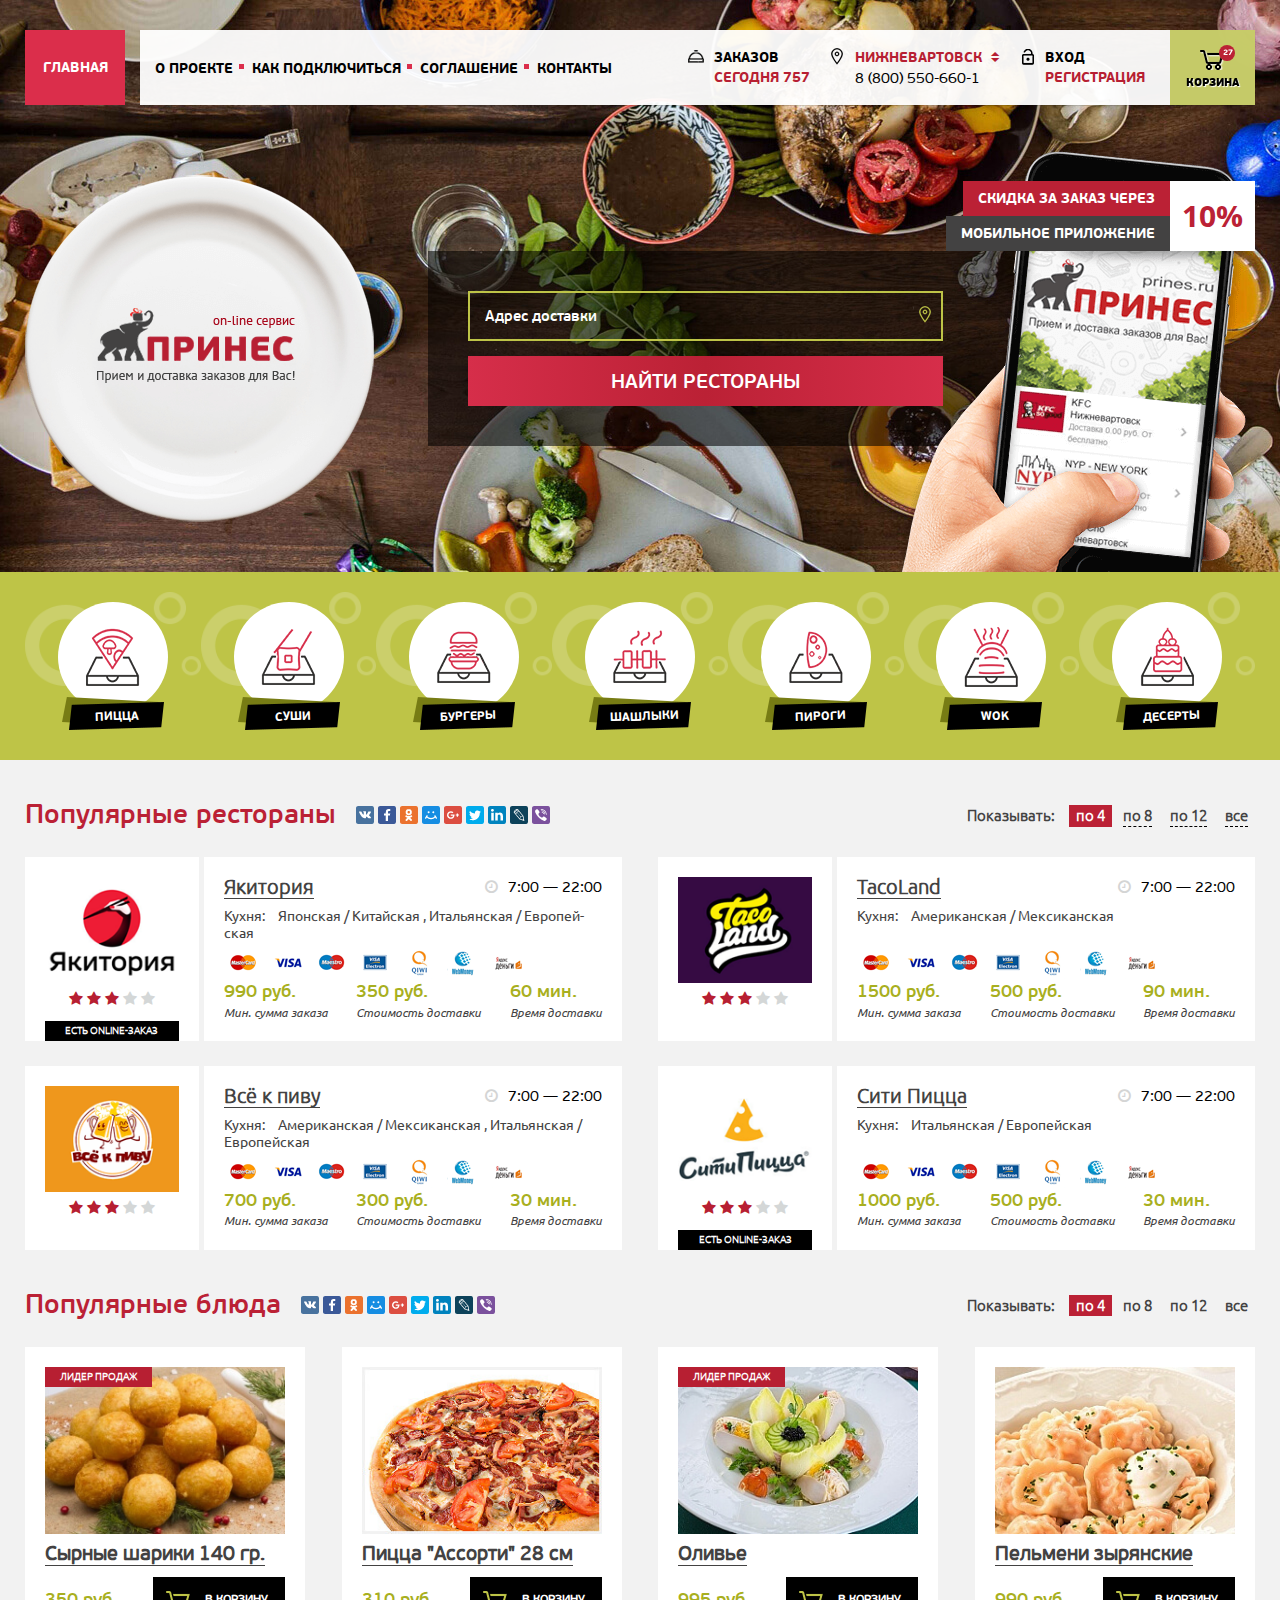
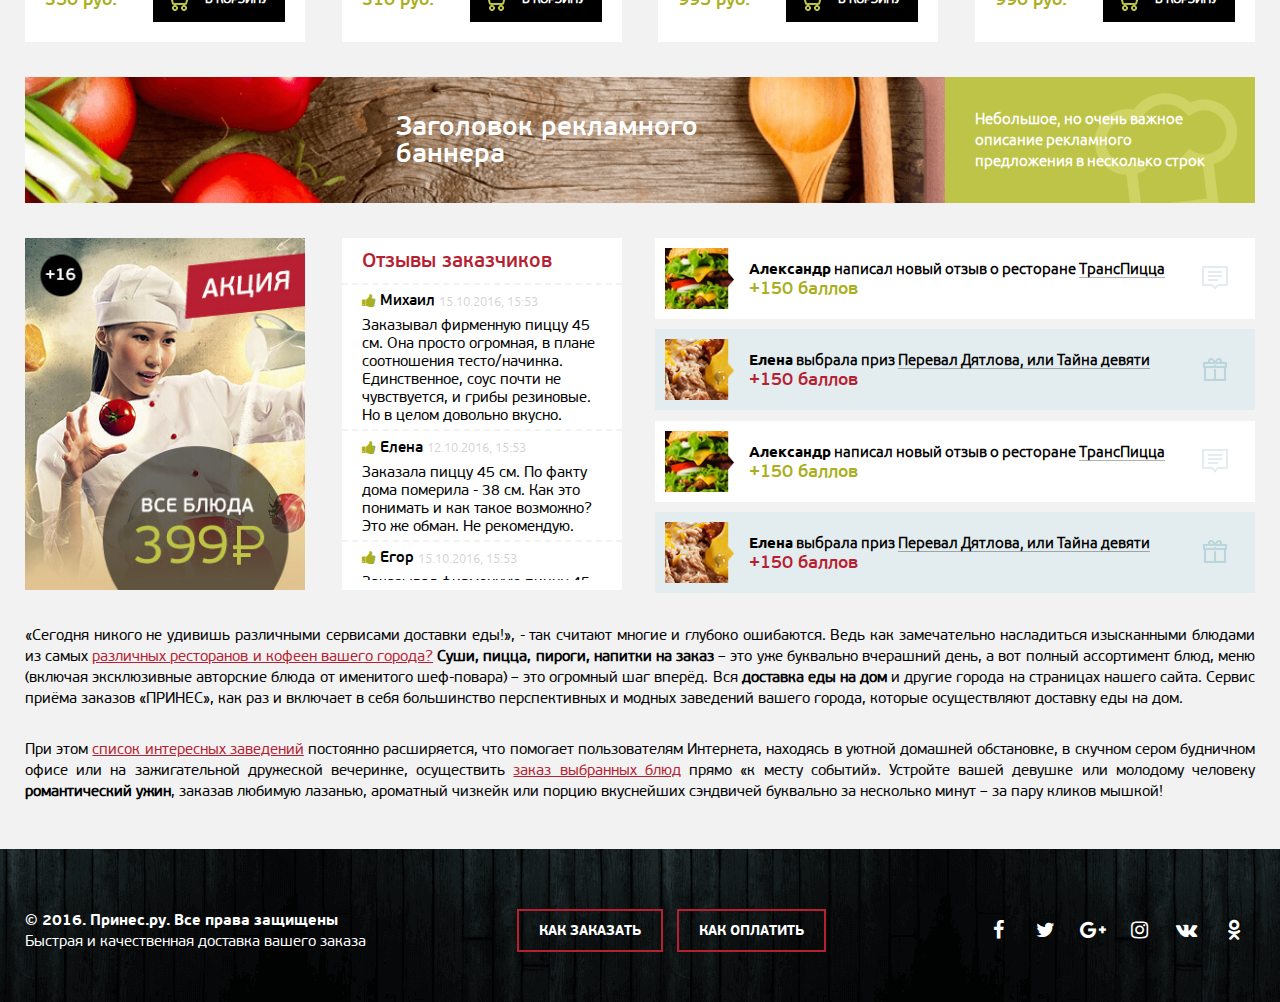
<file: index.html>
<!DOCTYPE html>
<html lang="ru">
<head>
    <meta charset="UTF-8">
    <meta name="viewport" content="width=device-width, initial-scale=1.0">
    <title>Главная</title>
    <link rel="stylesheet" href="css/font-awesome.min.css">
    <link rel="stylesheet" href="css/custom-styles.css"/>
</head>
<body>

<div class="cart-message">
    <p>товар</p>
    <p>добавлен</p>
    <a href="page-cart.html">в корзину</a>
</div>

<div class="wrapper page-main">

    <header role="banner">

        <div class="wrapper-inner">

            <a href="index.html" class="link-main">Главная</a>

            <div class="header-panel">

                <div class="mobile-panel">
                    <i class="fa fa-bars burger"></i>
                </div>

                <nav>
                    <ul>
                        <li><a href="#">О проекте</a></li>
                        <li><a href="#">Как подключиться</a></li>
                        <li><a href="#">Cоглашение</a></li>
                        <li><a href="#">Контакты</a></li>
                    </ul>
                </nav>

                <div class="orders">
                    <div>ЗАКАЗОВ</div>
                    <div><span>сегодня 757</span></div>
                </div>

                <div class="phones">
                    <div class="controls control-prev">&#9650;</div>
                    <div class="controls control-next">&#9660;</div>
                    <div class="city">

                        <div class="current-city">Нижневартовск</div>
                        <ul>
                            <li>Москва</li>
                            <li>Уды</li>
                            <li>Нижневартовск</li>
                            <li>Харьков</li>
                            <li>Екатеринбург</li>
                        </ul>

                    </div>

                    <ul class="tel">
                        <li><a href="tel:88005506601">8 (050) 123-456-7</a></li>
                        <li><a href="tel:88005506601">8 (066) 660-555-1</a></li>
                        <li class="active"><a href="tel:88005506601">8 (800) 550-660-1</a></li>
                        <li><a href="tel:88005506601">8 (063) 543-760-5</a></li>
                        <li><a href="tel:88005506601">8 (067) 888-888-6</a></li>
                    </ul>
                </div>

                <div class="sign">
                    <a href="#" class="sign-in">Вход</a>
                    <a href="#" class="sign-up">регистрация</a>
                </div>

                <a href="page-cart.html" class="header-cart hvr-buzz-out">
                    <div class="products-number">27</div>
                    Корзина
                </a>

                <div class="cart-popup">

                    <ul>
                        <li class="clearfix">
                            <div class="image-wrap">
                                <img src="source/images/image-dish-1.jpg" alt="">
                            </div>
                            <div class="cart-dish-info">
                                <h4><a href="#">Пицца Супер Барбекю 40 см 1275 г</a></h4>
                                <p class="cost">357 руб.</p>
                            </div>
                            <div class="cart-dish-control">
                                <div class="dishes-counter">
                                    <div class="control decrease"><i class="fa fa-minus"></i></div>
                                    <div class="current-amount">1</div>
                                    <div class="control increase"><i class="fa fa-plus"></i></div>
                                    <label><input type="text"></label>
                                </div>
                                <button class="remove"><i class="fa fa-close"></i>Удалить</button>
                            </div>
                        </li>
                        <li class="clearfix">
                            <div class="image-wrap">
                                <img src="source/images/image-dish-2.jpg" alt="">
                            </div>
                            <div class="cart-dish-info">
                                <h4><a href="#">Картофель по-деревенски 200 г</a></h4>
                                <p class="cost">57 руб.</p>
                            </div>
                            <div class="cart-dish-control">
                                <div class="dishes-counter">
                                    <div class="control decrease"><i class="fa fa-minus"></i></div>
                                    <div class="current-amount">1</div>
                                    <div class="control increase"><i class="fa fa-plus"></i></div>
                                    <label><input type="text"></label>
                                </div>
                                <button class="remove"><i class="fa fa-close"></i>Удалить</button>
                            </div>
                        </li>
                        <li class="clearfix">
                            <div class="image-wrap">
                                <img src="source/images/image-dish-3.jpg" alt="">
                            </div>
                            <div class="cart-dish-info">
                                <h4><a href="#">Нагетсы куриные 7 шт. (коробка) </a></h4>
                                <p class="cost">100 руб.</p>
                            </div>
                            <div class="cart-dish-control">
                                <div class="dishes-counter">
                                    <div class="control decrease"><i class="fa fa-minus"></i></div>
                                    <div class="current-amount">1</div>
                                    <div class="control increase"><i class="fa fa-plus"></i></div>
                                    <label><input type="text"></label>
                                </div>
                                <button class="remove"><i class="fa fa-close"></i>Удалить</button>
                            </div>
                        </li>
                        <li class="clearfix">
                            <div class="image-wrap">
                                <img src="source/images/image-dish-1.jpg" alt="">
                            </div>
                            <div class="cart-dish-info">
                                <h4><a href="#">Пицца Супер Барбекю 40 см 1275 г</a></h4>
                                <p class="cost">357 руб.</p>
                            </div>
                            <div class="cart-dish-control">
                                <div class="dishes-counter">
                                    <div class="control decrease"><i class="fa fa-minus"></i></div>
                                    <div class="current-amount">1</div>
                                    <div class="control increase"><i class="fa fa-plus"></i></div>
                                    <label><input type="text"></label>
                                </div>
                                <button class="remove"><i class="fa fa-close"></i>Удалить</button>
                            </div>
                        </li>
                        <li class="clearfix">
                            <div class="image-wrap">
                                <img src="source/images/image-dish-2.jpg" alt="">
                            </div>
                            <div class="cart-dish-info">
                                <h4><a href="#">Картофель по-деревенски 200 г</a></h4>
                                <p class="cost">57 руб.</p>
                            </div>
                            <div class="cart-dish-control">
                                <div class="dishes-counter">
                                    <div class="control decrease"><i class="fa fa-minus"></i></div>
                                    <div class="current-amount">1</div>
                                    <div class="control increase"><i class="fa fa-plus"></i></div>
                                    <label><input type="text"></label>
                                </div>
                                <button class="remove"><i class="fa fa-close"></i>Удалить</button>
                            </div>
                        </li>
                        <li class="clearfix">
                            <div class="image-wrap">
                                <img src="source/images/image-dish-3.jpg" alt="">
                            </div>
                            <div class="cart-dish-info">
                                <h4><a href="#">Нагетсы куриные 7 шт. (коробка) </a></h4>
                                <p class="cost">100 руб.</p>
                            </div>
                            <div class="cart-dish-control">
                                <div class="dishes-counter">
                                    <div class="control decrease"><i class="fa fa-minus"></i></div>
                                    <div class="current-amount">1</div>
                                    <div class="control increase"><i class="fa fa-plus"></i></div>
                                    <label><input type="text"></label>
                                </div>
                                <button class="remove"><i class="fa fa-close"></i>Удалить</button>
                            </div>
                        </li>
                        <li class="clearfix">
                            <div class="image-wrap">
                                <img src="source/images/image-dish-1.jpg" alt="">
                            </div>
                            <div class="cart-dish-info">
                                <h4><a href="#">Пицца Супер Барбекю 40 см 1275 г</a></h4>
                                <p class="cost">357 руб.</p>
                            </div>
                            <div class="cart-dish-control">
                                <div class="dishes-counter">
                                    <div class="control decrease"><i class="fa fa-minus"></i></div>
                                    <div class="current-amount">1</div>
                                    <div class="control increase"><i class="fa fa-plus"></i></div>
                                    <label><input type="text"></label>
                                </div>
                                <button class="remove"><i class="fa fa-close"></i>Удалить</button>
                            </div>
                        </li>
                        <li class="clearfix">
                            <div class="image-wrap">
                                <img src="source/images/image-dish-2.jpg" alt="">
                            </div>
                            <div class="cart-dish-info">
                                <h4><a href="#">Картофель по-деревенски 200 г</a></h4>
                                <p class="cost">57 руб.</p>
                            </div>
                            <div class="cart-dish-control">
                                <div class="dishes-counter">
                                    <div class="control decrease"><i class="fa fa-minus"></i></div>
                                    <div class="current-amount">1</div>
                                    <div class="control increase"><i class="fa fa-plus"></i></div>
                                    <label><input type="text"></label>
                                </div>
                                <button class="remove"><i class="fa fa-close"></i>Удалить</button>
                            </div>
                        </li>
                        <li class="clearfix">
                            <div class="image-wrap">
                                <img src="source/images/image-dish-3.jpg" alt="">
                            </div>
                            <div class="cart-dish-info">
                                <h4><a href="#">Нагетсы куриные 7 шт. (коробка) </a></h4>
                                <p class="cost">100 руб.</p>
                            </div>
                            <div class="cart-dish-control">
                                <div class="dishes-counter">
                                    <div class="control decrease"><i class="fa fa-minus"></i></div>
                                    <div class="current-amount">1</div>
                                    <div class="control increase"><i class="fa fa-plus"></i></div>
                                    <label><input type="text"></label>
                                </div>
                                <button class="remove"><i class="fa fa-close"></i>Удалить</button>
                            </div>
                        </li>
                    </ul>

                    <p class="summa">На сумму: <span>10 257</span> руб.</p>

                    <button class="make-order">Оформить заказ</button>
                    <button class="clear-cart">Очистить корзину</button>

                </div>

            </div>

            <div class="header-bottom">

                <a href="index.html" class="logo-main"></a>

                <form action="#" class="form-search">

                    <label>
                        <input type="text" placeholder="Адрес доставки">
                    </label>

                    <button type="submit">Найти рестораны</button>

                </form>

            </div>

            <div class="mobile-app">

                <p>Скидка за Заказ через <span>10%</span></p>
                <a href="#">мобильное приложение</a>

            </div>

        </div>

    </header>

    <section class="nav-categories">

        <div class="wrapper-inner">

            <ul>

                <li>
                    <div class="icon"><img src="source/images/icon-category-pizza.png" alt=""></div>
                    <a href="#"><span>Пицца</span></a>
                </li>
                <li>
                    <div class="icon"><img src="source/images/icon-category-sushi.png" alt=""></div>
                    <a href="#"><span>Суши</span></a>
                </li>
                <li>
                    <div class="icon"><img src="source/images/icon-category-burger.png" alt=""></div>
                    <a href="#"><span>бургеры</span></a>
                </li>
                <li>
                    <div class="icon"><img src="source/images/icon-category-kebab.png" alt=""></div>
                    <a href="#"><span>шашлыки</span></a>
                </li>
                <li>
                    <div class="icon"><img src="source/images/icon-category-pie.png" alt=""></div>
                    <a href="#"><span>пироги</span></a>
                </li>
                <li>
                    <div class="icon"><img src="source/images/icon-category-wok.png" alt=""></div>
                    <a href="#"><span>wok</span></a>
                </li>
                <li>
                    <div class="icon"><img src="source/images/icon-category-dessert.png" alt=""></div>
                    <a href="#"><span>Десерты</span></a>
                </li>

            </ul>

        </div>

    </section>

    <div class="wrapper-inner content-block">

        <section class="restaurants-list">

            <div class="list-header clearfix">

                <h2>Популярные рестораны</h2>

                <ul class="social-links">
                    <li><a href="#"></a></li>
                    <li><a href="#"></a></li>
                    <li><a href="#"></a></li>
                    <li><a href="#"></a></li>
                    <li><a href="#"></a></li>
                    <li><a href="#"></a></li>
                    <li><a href="#"></a></li>
                    <li><a href="#"></a></li>
                    <li><a href="#"></a></li>
                </ul>

                <div class="view-filter">

                    <div class="title">Показывать:</div>

                    <div class="filter-choice view-4 active"><span>по 4</span></div>

                    <div class="filter-choice view-8"><span>по 8</span></div>

                    <div class="filter-choice view-12"><span>по 12</span></div>

                    <div class="filter-choice view-all"><span>все</span></div>

                </div>

            </div>

            <ul class="cards-list clearfix">

                <li class="card card-restaurant clearfix">

                    <div class="card-preview">

                        <a class="image-wrap" href="#">
                            <img src="source/images/logo-restaurant-1.png" alt="">
                        </a>

                        <ul class="rate">
                            <li><i class="fa fa-star filled"></i></li>
                            <li><i class="fa fa-star filled"></i></li>
                            <li><i class="fa fa-star filled"></i></li>
                            <li><i class="fa fa-star"></i></li>
                            <li><i class="fa fa-star"></i></li>
                        </ul>

                        <div class="note-online">есть online-заказ</div>

                    </div>

                    <div class="card-details">

                        <div class="card-details-header clearfix">

                            <h3><a href="#">Якитория</a></h3>

                            <div class="working-hours"><i class="fa fa-clock-o"></i>7:00 — 22:00</div>

                        </div>

                        <div class="cuisine">Кухня: <span class="value">Японская / Китайская , Итальянская / Евро&shy;пей&shy;ская</span></div>

                        <ul class="payment-list">
                            <li></li>
                            <li></li>
                            <li></li>
                            <li></li>
                            <li></li>
                            <li></li>
                            <li></li>
                        </ul>

                        <ul class="parameters">

                            <li>
                                <p><strong>990 руб.</strong></p>
                                <p><small>Мин. сумма заказа</small></p>
                            </li>

                            <li>
                                <p><strong>350 руб.</strong></p>
                                <p><small>Стоимость доставки</small></p>
                            </li>

                            <li>
                                <p><strong>60 мин.</strong></p>
                                <p><small>Время доставки</small></p>
                            </li>

                        </ul>

                    </div>

                </li>

                <li class="card card-restaurant clearfix">

                    <div class="card-preview">

                        <a class="image-wrap" href="#">
                            <img src="source/images/logo-restaurant-2.png" alt="">
                        </a>

                        <ul class="rate">
                            <li><i class="fa fa-star filled"></i></li>
                            <li><i class="fa fa-star filled"></i></li>
                            <li><i class="fa fa-star filled"></i></li>
                            <li><i class="fa fa-star empty"></i></li>
                            <li><i class="fa fa-star empty"></i></li>
                        </ul>

                    </div>

                    <div class="card-details">

                        <div class="card-details-header clearfix">

                            <h3><a href="#">TacoLand</a></h3>

                            <div class="working-hours"><i class="fa fa-clock-o"></i>7:00 — 22:00</div>

                        </div>

                        <div class="cuisine">Кухня: <span class="value">Американская / Мексиканская</span></div>

                        <ul class="payment-list">
                            <li></li>
                            <li></li>
                            <li></li>
                            <li></li>
                            <li></li>
                            <li></li>
                            <li></li>
                        </ul>

                        <ul class="parameters">

                            <li>
                                <p><strong>1500 руб.</strong></p>
                                <p><small>Мин. сумма заказа</small></p>
                            </li>

                            <li>
                                <p><strong>500 руб.</strong></p>
                                <p><small>Стоимость доставки</small></p>
                            </li>

                            <li>
                                <p><strong>90 мин.</strong></p>
                                <p><small>Время доставки</small></p>
                            </li>

                        </ul>


                    </div>

                </li>

                <li class="card card-restaurant clearfix">

                    <div class="card-preview">

                        <a class="image-wrap" href="#">
                            <img src="source/images/logo-restaurant-3.png" alt="">
                        </a>

                        <ul class="rate">
                            <li><i class="fa fa-star filled"></i></li>
                            <li><i class="fa fa-star filled"></i></li>
                            <li><i class="fa fa-star filled"></i></li>
                            <li><i class="fa fa-star empty"></i></li>
                            <li><i class="fa fa-star empty"></i></li>
                        </ul>

                    </div>

                    <div class="card-details">

                        <div class="card-details-header clearfix">

                            <h3><a href="#">Всё к пиву</a></h3>

                            <div class="working-hours"><i class="fa fa-clock-o"></i>7:00 — 22:00</div>

                        </div>

                        <div class="cuisine">Кухня: <span class="value">Американская / Мексиканская , Итальянская / Европейская</span></div>

                        <ul class="payment-list">
                            <li></li>
                            <li></li>
                            <li></li>
                            <li></li>
                            <li></li>
                            <li></li>
                            <li></li>
                        </ul>

                        <ul class="parameters">

                            <li>
                                <p><strong>700 руб.</strong></p>
                                <p><small>Мин. сумма заказа</small></p>
                            </li>

                            <li>
                                <p><strong>300 руб.</strong></p>
                                <p><small>Стоимость доставки</small></p>
                            </li>

                            <li>
                                <p><strong>30 мин.</strong></p>
                                <p><small>Время доставки</small></p>
                            </li>

                        </ul>

                    </div>

                </li>

                <li class="card card-restaurant clearfix">

                    <div class="card-preview">

                        <a class="image-wrap" href="#">
                            <img src="source/images/logo-restaurant-4.png" alt="">
                        </a>

                        <ul class="rate">
                            <li><i class="fa fa-star filled"></i></li>
                            <li><i class="fa fa-star filled"></i></li>
                            <li><i class="fa fa-star filled"></i></li>
                            <li><i class="fa fa-star empty"></i></li>
                            <li><i class="fa fa-star empty"></i></li>
                        </ul>

                        <div class="note-online">есть online-заказ</div>

                    </div>

                    <div class="card-details">

                        <div class="card-details-header clearfix">

                            <h3><a href="#">Сити Пицца</a></h3>

                            <div class="working-hours"><i class="fa fa-clock-o"></i>7:00 — 22:00</div>

                        </div>

                        <div class="cuisine">Кухня: <span class="value">Итальянская / Европейская</span></div>

                        <ul class="payment-list">
                            <li></li>
                            <li></li>
                            <li></li>
                            <li></li>
                            <li></li>
                            <li></li>
                            <li></li>
                        </ul>

                        <ul class="parameters">

                            <li>
                                <p><strong>1000 руб.</strong></p>
                                <p><small>Мин. сумма заказа</small></p>
                            </li>

                            <li>
                                <p><strong>500 руб.</strong></p>
                                <p><small>Стоимость доставки</small></p>
                            </li>

                            <li>
                                <p><strong>30 мин.</strong></p>
                                <p><small>Время доставки</small></p>
                            </li>

                        </ul>

                    </div>

                </li>

                <li class="card card-restaurant clearfix hidden">

                    <div class="card-preview">

                        <a class="image-wrap" href="#">
                            <img src="source/images/logo-restaurant-1.png" alt="">
                        </a>

                        <ul class="rate">
                            <li><i class="fa fa-star filled"></i></li>
                            <li><i class="fa fa-star filled"></i></li>
                            <li><i class="fa fa-star filled"></i></li>
                            <li><i class="fa fa-star empty"></i></li>
                            <li><i class="fa fa-star empty"></i></li>
                        </ul>

                        <div class="note-online">есть online-заказ</div>

                    </div>

                    <div class="card-details">

                        <div class="card-details-header clearfix">

                            <h3><a href="#">Якитория</a></h3>

                            <div class="working-hours"><i class="fa fa-clock-o"></i>7:00 — 22:00</div>

                        </div>

                        <div class="cuisine">Кухня: <span class="value">Японская / Китайская , Итальянская / Европейская</span></div>

                        <ul class="payment-list">
                            <li></li>
                            <li></li>
                            <li></li>
                            <li></li>
                            <li></li>
                            <li></li>
                            <li></li>
                        </ul>

                        <ul class="parameters">

                            <li>
                                <p><strong>990 руб.</strong></p>
                                <p><small>Мин. сумма заказа</small></p>
                            </li>

                            <li>
                                <p><strong>350 руб.</strong></p>
                                <p><small>Стоимость доставки</small></p>
                            </li>

                            <li>
                                <p><strong>60 мин.</strong></p>
                                <p><small>Время доставки</small></p>
                            </li>

                        </ul>

                    </div>

                </li>

                <li class="card card-restaurant clearfix hidden">

                    <div class="card-preview">

                        <a class="image-wrap" href="#">
                            <img src="source/images/logo-restaurant-2.png" alt="">
                        </a>

                        <ul class="rate">
                            <li><i class="fa fa-star filled"></i></li>
                            <li><i class="fa fa-star filled"></i></li>
                            <li><i class="fa fa-star filled"></i></li>
                            <li><i class="fa fa-star empty"></i></li>
                            <li><i class="fa fa-star empty"></i></li>
                        </ul>

                    </div>

                    <div class="card-details">

                        <div class="card-details-header clearfix">

                            <h3><a href="#">TacoLand</a></h3>

                            <div class="working-hours"><i class="fa fa-clock-o"></i>7:00 — 22:00</div>

                        </div>

                        <div class="cuisine">Кухня: <span class="value">Американская / Мексиканская</span></div>

                        <ul class="payment-list">
                            <li></li>
                            <li></li>
                            <li></li>
                            <li></li>
                            <li></li>
                            <li></li>
                            <li></li>
                        </ul>

                        <ul class="parameters">

                            <li>
                                <p><strong>1500 руб.</strong></p>
                                <p><small>Мин. сумма заказа</small></p>
                            </li>

                            <li>
                                <p><strong>500 руб.</strong></p>
                                <p><small>Стоимость доставки</small></p>
                            </li>

                            <li>
                                <p><strong>90 мин.</strong></p>
                                <p><small>Время доставки</small></p>
                            </li>

                        </ul>


                    </div>

                </li>

                <li class="card card-restaurant clearfix hidden">

                    <div class="card-preview">

                        <a class="image-wrap" href="#">
                            <img src="source/images/logo-restaurant-3.png" alt="">
                        </a>

                        <ul class="rate">
                            <li><i class="fa fa-star filled"></i></li>
                            <li><i class="fa fa-star filled"></i></li>
                            <li><i class="fa fa-star filled"></i></li>
                            <li><i class="fa fa-star empty"></i></li>
                            <li><i class="fa fa-star empty"></i></li>
                        </ul>

                    </div>

                    <div class="card-details">

                        <div class="card-details-header clearfix">

                            <h3><a href="#">Всё к пиву</a></h3>

                            <div class="working-hours"><i class="fa fa-clock-o"></i>7:00 — 22:00</div>

                        </div>

                        <div class="cuisine">Кухня: <span class="value">Американская / Мексиканская , Итальянская / Европейская</span></div>

                        <ul class="payment-list">
                            <li></li>
                            <li></li>
                            <li></li>
                            <li></li>
                            <li></li>
                            <li></li>
                            <li></li>
                        </ul>

                        <ul class="parameters">

                            <li>
                                <p><strong>700 руб.</strong></p>
                                <p><small>Мин. сумма заказа</small></p>
                            </li>

                            <li>
                                <p><strong>300 руб.</strong></p>
                                <p><small>Стоимость доставки</small></p>
                            </li>

                            <li>
                                <p><strong>30 мин.</strong></p>
                                <p><small>Время доставки</small></p>
                            </li>

                        </ul>

                    </div>

                </li>

                <li class="card card-restaurant clearfix hidden">

                    <div class="card-preview">

                        <a class="image-wrap" href="#">
                            <img src="source/images/logo-restaurant-4.png" alt="">
                        </a>

                        <ul class="rate">
                            <li><i class="fa fa-star filled"></i></li>
                            <li><i class="fa fa-star filled"></i></li>
                            <li><i class="fa fa-star filled"></i></li>
                            <li><i class="fa fa-star empty"></i></li>
                            <li><i class="fa fa-star empty"></i></li>
                        </ul>

                        <div class="note-online">есть online-заказ</div>

                    </div>

                    <div class="card-details">

                        <div class="card-details-header clearfix">

                            <h3><a href="#">Сити Пицца</a></h3>

                            <div class="working-hours"><i class="fa fa-clock-o"></i>7:00 — 22:00</div>

                        </div>

                        <div class="cuisine">Кухня: <span class="value">Итальянская / Европейская</span></div>

                        <ul class="payment-list">
                            <li></li>
                            <li></li>
                            <li></li>
                            <li></li>
                            <li></li>
                            <li></li>
                            <li></li>
                        </ul>

                        <ul class="parameters">

                            <li>
                                <p><strong>1000 руб.</strong></p>
                                <p><small>Мин. сумма заказа</small></p>
                            </li>

                            <li>
                                <p><strong>500 руб.</strong></p>
                                <p><small>Стоимость доставки</small></p>
                            </li>

                            <li>
                                <p><strong>30 мин.</strong></p>
                                <p><small>Время доставки</small></p>
                            </li>

                        </ul>

                    </div>

                </li>

                <li class="card card-restaurant clearfix hidden">

                    <div class="card-preview">

                        <a class="image-wrap" href="#">
                            <img src="source/images/logo-restaurant-1.png" alt="">
                        </a>

                        <ul class="rate">
                            <li><i class="fa fa-star filled"></i></li>
                            <li><i class="fa fa-star filled"></i></li>
                            <li><i class="fa fa-star filled"></i></li>
                            <li><i class="fa fa-star empty"></i></li>
                            <li><i class="fa fa-star empty"></i></li>
                        </ul>

                        <div class="note-online">есть online-заказ</div>

                    </div>

                    <div class="card-details">

                        <div class="card-details-header clearfix">

                            <h3><a href="#">Якитория</a></h3>

                            <div class="working-hours"><i class="fa fa-clock-o"></i>7:00 — 22:00</div>

                        </div>

                        <div class="cuisine">Кухня: <span class="value">Японская / Китайская , Итальянская / Европейская</span></div>

                        <ul class="payment-list">
                            <li></li>
                            <li></li>
                            <li></li>
                            <li></li>
                            <li></li>
                            <li></li>
                            <li></li>
                        </ul>

                        <ul class="parameters">

                            <li>
                                <p><strong>990 руб.</strong></p>
                                <p><small>Мин. сумма заказа</small></p>
                            </li>

                            <li>
                                <p><strong>350 руб.</strong></p>
                                <p><small>Стоимость доставки</small></p>
                            </li>

                            <li>
                                <p><strong>60 мин.</strong></p>
                                <p><small>Время доставки</small></p>
                            </li>

                        </ul>

                    </div>

                </li>

                <li class="card card-restaurant clearfix hidden">

                    <div class="card-preview">

                        <a class="image-wrap" href="#">
                            <img src="source/images/logo-restaurant-2.png" alt="">
                        </a>

                        <ul class="rate">
                            <li><i class="fa fa-star filled"></i></li>
                            <li><i class="fa fa-star filled"></i></li>
                            <li><i class="fa fa-star filled"></i></li>
                            <li><i class="fa fa-star empty"></i></li>
                            <li><i class="fa fa-star empty"></i></li>
                        </ul>

                    </div>

                    <div class="card-details">

                        <div class="card-details-header clearfix">

                            <h3><a href="#">TacoLand</a></h3>

                            <div class="working-hours"><i class="fa fa-clock-o"></i>7:00 — 22:00</div>

                        </div>

                        <div class="cuisine">Кухня: <span class="value">Американская / Мексиканская</span></div>

                        <ul class="payment-list">
                            <li></li>
                            <li></li>
                            <li></li>
                            <li></li>
                            <li></li>
                            <li></li>
                            <li></li>
                        </ul>

                        <ul class="parameters">

                            <li>
                                <p><strong>1500 руб.</strong></p>
                                <p><small>Мин. сумма заказа</small></p>
                            </li>

                            <li>
                                <p><strong>500 руб.</strong></p>
                                <p><small>Стоимость доставки</small></p>
                            </li>

                            <li>
                                <p><strong>90 мин.</strong></p>
                                <p><small>Время доставки</small></p>
                            </li>

                        </ul>


                    </div>

                </li>

                <li class="card card-restaurant clearfix hidden">

                    <div class="card-preview">

                        <a class="image-wrap" href="#">
                            <img src="source/images/logo-restaurant-3.png" alt="">
                        </a>

                        <ul class="rate">
                            <li><i class="fa fa-star filled"></i></li>
                            <li><i class="fa fa-star filled"></i></li>
                            <li><i class="fa fa-star filled"></i></li>
                            <li><i class="fa fa-star empty"></i></li>
                            <li><i class="fa fa-star empty"></i></li>
                        </ul>

                    </div>

                    <div class="card-details">

                        <div class="card-details-header clearfix">

                            <h3><a href="#">Всё к пиву</a></h3>

                            <div class="working-hours"><i class="fa fa-clock-o"></i>7:00 — 22:00</div>

                        </div>

                        <div class="cuisine">Кухня: <span class="value">Американская / Мексиканская , Итальянская / Европейская</span></div>

                        <ul class="payment-list">
                            <li></li>
                            <li></li>
                            <li></li>
                            <li></li>
                            <li></li>
                            <li></li>
                            <li></li>
                        </ul>

                        <ul class="parameters">

                            <li>
                                <p><strong>700 руб.</strong></p>
                                <p><small>Мин. сумма заказа</small></p>
                            </li>

                            <li>
                                <p><strong>300 руб.</strong></p>
                                <p><small>Стоимость доставки</small></p>
                            </li>

                            <li>
                                <p><strong>30 мин.</strong></p>
                                <p><small>Время доставки</small></p>
                            </li>

                        </ul>

                    </div>

                </li>

                <li class="card card-restaurant clearfix hidden">

                    <div class="card-preview">

                        <a class="image-wrap" href="#">
                            <img src="source/images/logo-restaurant-4.png" alt="">
                        </a>

                        <ul class="rate">
                            <li><i class="fa fa-star filled"></i></li>
                            <li><i class="fa fa-star filled"></i></li>
                            <li><i class="fa fa-star filled"></i></li>
                            <li><i class="fa fa-star empty"></i></li>
                            <li><i class="fa fa-star empty"></i></li>
                        </ul>

                        <div class="note-online">есть online-заказ</div>

                    </div>

                    <div class="card-details">

                        <div class="card-details-header clearfix">

                            <h3><a href="#">Сити Пицца</a></h3>

                            <div class="working-hours"><i class="fa fa-clock-o"></i>7:00 — 22:00</div>

                        </div>

                        <div class="cuisine">Кухня: <span class="value">Итальянская / Европейская</span></div>

                        <ul class="payment-list">
                            <li></li>
                            <li></li>
                            <li></li>
                            <li></li>
                            <li></li>
                            <li></li>
                            <li></li>
                        </ul>

                        <ul class="parameters">

                            <li>
                                <p><strong>1000 руб.</strong></p>
                                <p><small>Мин. сумма заказа</small></p>
                            </li>

                            <li>
                                <p><strong>500 руб.</strong></p>
                                <p><small>Стоимость доставки</small></p>
                            </li>

                            <li>
                                <p><strong>30 мин.</strong></p>
                                <p><small>Время доставки</small></p>
                            </li>

                        </ul>

                    </div>

                </li>

                <li class="card card-restaurant clearfix hidden">

                    <div class="card-preview">

                        <a class="image-wrap" href="#">
                            <img src="source/images/logo-restaurant-1.png" alt="">
                        </a>

                        <ul class="rate">
                            <li><i class="fa fa-star filled"></i></li>
                            <li><i class="fa fa-star filled"></i></li>
                            <li><i class="fa fa-star filled"></i></li>
                            <li><i class="fa fa-star empty"></i></li>
                            <li><i class="fa fa-star empty"></i></li>
                        </ul>

                        <div class="note-online">есть online-заказ</div>

                    </div>

                    <div class="card-details">

                        <div class="card-details-header clearfix">

                            <h3><a href="#">Якитория</a></h3>

                            <div class="working-hours"><i class="fa fa-clock-o"></i>7:00 — 22:00</div>

                        </div>

                        <div class="cuisine">Кухня: <span class="value">Японская / Китайская , Итальянская / Европейская</span></div>

                        <ul class="payment-list">
                            <li></li>
                            <li></li>
                            <li></li>
                            <li></li>
                            <li></li>
                            <li></li>
                            <li></li>
                        </ul>

                        <ul class="parameters">

                            <li>
                                <p><strong>990 руб.</strong></p>
                                <p><small>Мин. сумма заказа</small></p>
                            </li>

                            <li>
                                <p><strong>350 руб.</strong></p>
                                <p><small>Стоимость доставки</small></p>
                            </li>

                            <li>
                                <p><strong>60 мин.</strong></p>
                                <p><small>Время доставки</small></p>
                            </li>

                        </ul>

                    </div>

                </li>

                <li class="card card-restaurant clearfix hidden">

                    <div class="card-preview">

                        <a class="image-wrap" href="#">
                            <img src="source/images/logo-restaurant-2.png" alt="">
                        </a>

                        <ul class="rate">
                            <li><i class="fa fa-star filled"></i></li>
                            <li><i class="fa fa-star filled"></i></li>
                            <li><i class="fa fa-star filled"></i></li>
                            <li><i class="fa fa-star empty"></i></li>
                            <li><i class="fa fa-star empty"></i></li>
                        </ul>

                    </div>

                    <div class="card-details">

                        <div class="card-details-header clearfix">

                            <h3><a href="#">TacoLand</a></h3>

                            <div class="working-hours"><i class="fa fa-clock-o"></i>7:00 — 22:00</div>

                        </div>

                        <div class="cuisine">Кухня: <span class="value">Американская / Мексиканская</span></div>

                        <ul class="payment-list">
                            <li></li>
                            <li></li>
                            <li></li>
                            <li></li>
                            <li></li>
                            <li></li>
                            <li></li>
                        </ul>

                        <ul class="parameters">

                            <li>
                                <p><strong>1500 руб.</strong></p>
                                <p><small>Мин. сумма заказа</small></p>
                            </li>

                            <li>
                                <p><strong>500 руб.</strong></p>
                                <p><small>Стоимость доставки</small></p>
                            </li>

                            <li>
                                <p><strong>90 мин.</strong></p>
                                <p><small>Время доставки</small></p>
                            </li>

                        </ul>


                    </div>

                </li>

                <li class="card card-restaurant clearfix hidden">

                    <div class="card-preview">

                        <a class="image-wrap" href="#">
                            <img src="source/images/logo-restaurant-3.png" alt="">
                        </a>

                        <ul class="rate">
                            <li><i class="fa fa-star filled"></i></li>
                            <li><i class="fa fa-star filled"></i></li>
                            <li><i class="fa fa-star filled"></i></li>
                            <li><i class="fa fa-star empty"></i></li>
                            <li><i class="fa fa-star empty"></i></li>
                        </ul>

                    </div>

                    <div class="card-details">

                        <div class="card-details-header clearfix">

                            <h3><a href="#">Всё к пиву</a></h3>

                            <div class="working-hours"><i class="fa fa-clock-o"></i>7:00 — 22:00</div>

                        </div>

                        <div class="cuisine">Кухня: <span class="value">Американская / Мексиканская , Итальянская / Европейская</span></div>

                        <ul class="payment-list">
                            <li></li>
                            <li></li>
                            <li></li>
                            <li></li>
                            <li></li>
                            <li></li>
                            <li></li>
                        </ul>

                        <ul class="parameters">

                            <li>
                                <p><strong>700 руб.</strong></p>
                                <p><small>Мин. сумма заказа</small></p>
                            </li>

                            <li>
                                <p><strong>300 руб.</strong></p>
                                <p><small>Стоимость доставки</small></p>
                            </li>

                            <li>
                                <p><strong>30 мин.</strong></p>
                                <p><small>Время доставки</small></p>
                            </li>

                        </ul>

                    </div>

                </li>

                <li class="card card-restaurant clearfix hidden">

                    <div class="card-preview">

                        <a class="image-wrap" href="#">
                            <img src="source/images/logo-restaurant-4.png" alt="">
                        </a>

                        <ul class="rate">
                            <li><i class="fa fa-star filled"></i></li>
                            <li><i class="fa fa-star filled"></i></li>
                            <li><i class="fa fa-star filled"></i></li>
                            <li><i class="fa fa-star empty"></i></li>
                            <li><i class="fa fa-star empty"></i></li>
                        </ul>

                        <div class="note-online">есть online-заказ</div>

                    </div>

                    <div class="card-details">

                        <div class="card-details-header clearfix">

                            <h3><a href="#">Сити Пицца</a></h3>

                            <div class="working-hours"><i class="fa fa-clock-o"></i>7:00 — 22:00</div>

                        </div>

                        <div class="cuisine">Кухня: <span class="value">Итальянская / Европейская</span></div>

                        <ul class="payment-list">
                            <li></li>
                            <li></li>
                            <li></li>
                            <li></li>
                            <li></li>
                            <li></li>
                            <li></li>
                        </ul>

                        <ul class="parameters">

                            <li>
                                <p><strong>1000 руб.</strong></p>
                                <p><small>Мин. сумма заказа</small></p>
                            </li>

                            <li>
                                <p><strong>500 руб.</strong></p>
                                <p><small>Стоимость доставки</small></p>
                            </li>

                            <li>
                                <p><strong>30 мин.</strong></p>
                                <p><small>Время доставки</small></p>
                            </li>

                        </ul>

                    </div>

                </li>

            </ul>

        </section>

        <section class="popular-dishes">

            <div class="list-header clearfix">

                <h2>Популярные блюда</h2>

                <ul class="social-links">
                    <li><a href="#"></a></li>
                    <li><a href="#"></a></li>
                    <li><a href="#"></a></li>
                    <li><a href="#"></a></li>
                    <li><a href="#"></a></li>
                    <li><a href="#"></a></li>
                    <li><a href="#"></a></li>
                    <li><a href="#"></a></li>
                    <li><a href="#"></a></li>
                </ul>

                <div class="view-filter">

                    <div class="title">Показывать:</div>

                    <div class="filter-choice view-4 active">по 4</div>

                    <div class="filter-choice view-8">по 8</div>

                    <div class="filter-choice view-12">по 12</div>

                    <div class="filter-choice view-all">все</div>

                </div>

            </div>

            <ul class="cards-list clearfix">

                <li class="card card-dish clearfix">

                    <a class="image-wrap" href="#">
                        <img src="source/images/image-dish-1.jpg" alt="">
                        <div class="mark-leader">Лидер продаж</div>
                    </a>

                    <h3><a href="#">Сырные шарики 140 гр.</a></h3>

                    <table class="dish-info">
                        <tr>
                            <td class="title">вес</td>
                            <td class="description">100 г</td>
                        </tr>
                        <tr class="parameter">
                            <td class="title">описание</td>
                            <td class="description">Классные сырные шарики для всей семьи</td>
                        </tr>
                        <tr class="parameter">
                            <td class="title">состав</td>
                            <td class="description">Сыр, мука, сахар</td>
                        </tr>
                    </table>

                    <div class="cost">350 руб.</div>

                    <button>В корзину</button>

                </li>

                <li class="card card-dish clearfix">

                    <a class="image-wrap" href="#">
                        <img src="source/images/image-dish-2.jpg" alt="">
                    </a>

                    <h3><a href="#">Пицца "Ассорти" 28 см</a></h3>

                    <table class="dish-info">
                        <tr>
                            <td class="title">вес</td>
                            <td class="description">100 г</td>
                        </tr>
                        <tr class="parameter">
                            <td class="title">описание</td>
                            <td class="description">Классные сырные шарики для всей семьи</td>
                        </tr>
                        <tr class="parameter">
                            <td class="title">состав</td>
                            <td class="description">Сыр, мука, сахар</td>
                        </tr>
                    </table>

                    <div class="cost">310 руб.</div>

                    <button>В корзину</button>

                </li>

                <li class="card card-dish clearfix">

                    <a class="image-wrap" href="#">
                        <img src="source/images/image-dish-3.jpg" alt="">
                        <div class="mark-leader">Лидер продаж</div>
                    </a>

                    <h3><a href="#">Оливье</a></h3>

                    <table class="dish-info">
                        <tr>
                            <td class="title">вес</td>
                            <td class="description">100 г</td>
                        </tr>
                        <tr class="parameter">
                            <td class="title">описание</td>
                            <td class="description">Классные сырные шарики для всей семьи</td>
                        </tr>
                        <tr class="parameter">
                            <td class="title">состав</td>
                            <td class="description">Сыр, мука, сахар</td>
                        </tr>
                    </table>

                    <div class="cost">995 руб.</div>

                    <button>В корзину</button>

                </li>

                <li class="card card-dish clearfix">

                    <a class="image-wrap" href="#">
                        <img src="source/images/image-dish-4.jpg" alt="">
                    </a>

                    <h3><a href="#">Пельмени зырянские</a></h3>

                    <table class="dish-info">
                        <tr>
                            <td class="title">вес</td>
                            <td class="description">100 г</td>
                        </tr>
                        <tr class="parameter">
                            <td class="title">описание</td>
                            <td class="description">Классные сырные шарики для всей семьи</td>
                        </tr>
                        <tr class="parameter">
                            <td class="title">состав</td>
                            <td class="description">Сыр, мука, сахар</td>
                        </tr>
                    </table>

                    <div class="cost">990 руб.</div>

                    <button>В корзину</button>

                </li>

                <li class="card card-dish clearfix hidden">

                    <a class="image-wrap" href="#">
                        <img src="source/images/image-dish-1.jpg" alt="">
                        <div class="mark-leader">Лидер продаж</div>
                    </a>

                    <h3><a href="#">Сырные шарики 140 гр.</a></h3>

                    <table class="dish-info">
                        <tr>
                            <td class="title">вес</td>
                            <td class="description">100 г</td>
                        </tr>
                        <tr class="parameter">
                            <td class="title">описание</td>
                            <td class="description">Классные сырные шарики для всей семьи</td>
                        </tr>
                        <tr class="parameter">
                            <td class="title">состав</td>
                            <td class="description">Сыр, мука, сахар</td>
                        </tr>
                    </table>

                    <div class="cost">350 руб.</div>

                    <button>В корзину</button>

                </li>

                <li class="card card-dish clearfix hidden">

                    <a class="image-wrap" href="#">
                        <img src="source/images/image-dish-2.jpg" alt="">
                    </a>

                    <h3><a href="#">Пицца "Ассорти" 28 см</a></h3>

                    <table class="dish-info">
                        <tr>
                            <td class="title">вес</td>
                            <td class="description">100 г</td>
                        </tr>
                        <tr class="parameter">
                            <td class="title">описание</td>
                            <td class="description">Классные сырные шарики для всей семьи</td>
                        </tr>
                        <tr class="parameter">
                            <td class="title">состав</td>
                            <td class="description">Сыр, мука, сахар</td>
                        </tr>
                    </table>

                    <div class="cost">310 руб.</div>

                    <button>В корзину</button>

                </li>

                <li class="card card-dish clearfix hidden">

                    <a class="image-wrap" href="#">
                        <img src="source/images/image-dish-3.jpg" alt="">
                        <div class="mark-leader">Лидер продаж</div>
                    </a>

                    <h3><a href="#">Оливье</a></h3>

                    <table class="dish-info">
                        <tr>
                            <td class="title">вес</td>
                            <td class="description">100 г</td>
                        </tr>
                        <tr class="parameter">
                            <td class="title">описание</td>
                            <td class="description">Классные сырные шарики для всей семьи</td>
                        </tr>
                        <tr class="parameter">
                            <td class="title">состав</td>
                            <td class="description">Сыр, мука, сахар</td>
                        </tr>
                    </table>

                    <div class="cost">995 руб.</div>

                    <button>В корзину</button>

                </li>

                <li class="card card-dish clearfix hidden">

                    <a class="image-wrap" href="#">
                        <img src="source/images/image-dish-4.jpg" alt="">
                    </a>

                    <h3><a href="#">Пельмени зырянские</a></h3>

                    <table class="dish-info">
                        <tr>
                            <td class="title">вес</td>
                            <td class="description">100 г</td>
                        </tr>
                        <tr class="parameter">
                            <td class="title">описание</td>
                            <td class="description">Классные сырные шарики для всей семьи</td>
                        </tr>
                        <tr class="parameter">
                            <td class="title">состав</td>
                            <td class="description">Сыр, мука, сахар</td>
                        </tr>
                    </table>

                    <div class="cost">990 руб.</div>

                    <button>В корзину</button>

                </li>

                <li class="card card-dish clearfix hidden">

                    <a class="image-wrap" href="#">
                        <img src="source/images/image-dish-1.jpg" alt="">
                        <div class="mark-leader">Лидер продаж</div>
                    </a>

                    <h3><a href="#">Сырные шарики 140 гр.</a></h3>

                    <table class="dish-info">
                        <tr>
                            <td class="title">вес</td>
                            <td class="description">100 г</td>
                        </tr>
                        <tr class="parameter">
                            <td class="title">описание</td>
                            <td class="description">Классные сырные шарики для всей семьи</td>
                        </tr>
                        <tr class="parameter">
                            <td class="title">состав</td>
                            <td class="description">Сыр, мука, сахар</td>
                        </tr>
                    </table>

                    <div class="cost">350 руб.</div>

                    <button>В корзину</button>

                </li>

                <li class="card card-dish clearfix hidden">

                    <a class="image-wrap" href="#">
                        <img src="source/images/image-dish-2.jpg" alt="">
                    </a>

                    <h3><a href="#">Пицца "Ассорти" 28 см</a></h3>

                    <table class="dish-info">
                        <tr>
                            <td class="title">вес</td>
                            <td class="description">100 г</td>
                        </tr>
                        <tr class="parameter">
                            <td class="title">описание</td>
                            <td class="description">Классные сырные шарики для всей семьи</td>
                        </tr>
                        <tr class="parameter">
                            <td class="title">состав</td>
                            <td class="description">Сыр, мука, сахар</td>
                        </tr>
                    </table>

                    <div class="cost">310 руб.</div>

                    <button>В корзину</button>

                </li>

                <li class="card card-dish clearfix hidden">

                    <a class="image-wrap" href="#">
                        <img src="source/images/image-dish-3.jpg" alt="">
                        <div class="mark-leader">Лидер продаж</div>
                    </a>

                    <h3><a href="#">Оливье</a></h3>

                    <table class="dish-info">
                        <tr>
                            <td class="title">вес</td>
                            <td class="description">100 г</td>
                        </tr>
                        <tr class="parameter">
                            <td class="title">описание</td>
                            <td class="description">Классные сырные шарики для всей семьи</td>
                        </tr>
                        <tr class="parameter">
                            <td class="title">состав</td>
                            <td class="description">Сыр, мука, сахар</td>
                        </tr>
                    </table>

                    <div class="cost">995 руб.</div>

                    <button>В корзину</button>

                </li>

                <li class="card card-dish clearfix hidden">

                    <a class="image-wrap" href="#">
                        <img src="source/images/image-dish-4.jpg" alt="">
                    </a>

                    <h3><a href="#">Пельмени зырянские</a></h3>

                    <table class="dish-info">
                        <tr>
                            <td class="title">вес</td>
                            <td class="description">100 г</td>
                        </tr>
                        <tr class="parameter">
                            <td class="title">описание</td>
                            <td class="description">Классные сырные шарики для всей семьи</td>
                        </tr>
                        <tr class="parameter">
                            <td class="title">состав</td>
                            <td class="description">Сыр, мука, сахар</td>
                        </tr>
                    </table>

                    <div class="cost">990 руб.</div>

                    <button>В корзину</button>

                </li>

                <li class="card card-dish clearfix hidden">

                    <a class="image-wrap" href="#">
                        <img src="source/images/image-dish-1.jpg" alt="">
                        <div class="mark-leader">Лидер продаж</div>
                    </a>

                    <h3><a href="#">Сырные шарики 140 гр.</a></h3>

                    <table class="dish-info">
                        <tr>
                            <td class="title">вес</td>
                            <td class="description">100 г</td>
                        </tr>
                        <tr class="parameter">
                            <td class="title">описание</td>
                            <td class="description">Классные сырные шарики для всей семьи</td>
                        </tr>
                        <tr class="parameter">
                            <td class="title">состав</td>
                            <td class="description">Сыр, мука, сахар</td>
                        </tr>
                    </table>

                    <div class="cost">350 руб.</div>

                    <button>В корзину</button>

                </li>

                <li class="card card-dish clearfix hidden">

                    <a class="image-wrap" href="#">
                        <img src="source/images/image-dish-2.jpg" alt="">
                    </a>

                    <h3><a href="#">Пицца "Ассорти" 28 см</a></h3>

                    <table class="dish-info">
                        <tr>
                            <td class="title">вес</td>
                            <td class="description">100 г</td>
                        </tr>
                        <tr class="parameter">
                            <td class="title">описание</td>
                            <td class="description">Классные сырные шарики для всей семьи</td>
                        </tr>
                        <tr class="parameter">
                            <td class="title">состав</td>
                            <td class="description">Сыр, мука, сахар</td>
                        </tr>
                    </table>

                    <div class="cost">310 руб.</div>

                    <button>В корзину</button>

                </li>

                <li class="card card-dish clearfix hidden">

                    <a class="image-wrap" href="#">
                        <img src="source/images/image-dish-3.jpg" alt="">
                        <div class="mark-leader">Лидер продаж</div>
                    </a>

                    <h3><a href="#">Оливье</a></h3>

                    <table class="dish-info">
                        <tr>
                            <td class="title">вес</td>
                            <td class="description">100 г</td>
                        </tr>
                        <tr class="parameter">
                            <td class="title">описание</td>
                            <td class="description">Классные сырные шарики для всей семьи</td>
                        </tr>
                        <tr class="parameter">
                            <td class="title">состав</td>
                            <td class="description">Сыр, мука, сахар</td>
                        </tr>
                    </table>

                    <div class="cost">995 руб.</div>

                    <button>В корзину</button>

                </li>

                <li class="card card-dish clearfix hidden">

                    <a class="image-wrap" href="#">
                        <img src="source/images/image-dish-4.jpg" alt="">
                    </a>

                    <h3><a href="#">Пельмени зырянские</a></h3>

                    <table class="dish-info">
                        <tr>
                            <td class="title">вес</td>
                            <td class="description">100 г</td>
                        </tr>
                        <tr class="parameter">
                            <td class="title">описание</td>
                            <td class="description">Классные сырные шарики для всей семьи</td>
                        </tr>
                        <tr class="parameter">
                            <td class="title">состав</td>
                            <td class="description">Сыр, мука, сахар</td>
                        </tr>
                    </table>

                    <div class="cost">990 руб.</div>

                    <button>В корзину</button>

                </li>

            </ul>

        </section>

        <section class="banner">

            <div class="banner-image">
                <p>Заголовок рекламного <br>баннера</p>
            </div>

            <div class="banner-details">
                <p>Небольшое, но очень важное описание рекламного предложения в несколько строк</p>
            </div>

        </section>

        <section class="tutti-frutti clearfix">

            <div class="banner-short"></div>

            <div class="reviews">

                <div class="reviews-header">
                    Отзывы заказчиков
                </div>

                <div class="review-slider slider">

                    <div class="review">
                        <i class="fa fa-thumbs-up"></i>
                        <div class="reviewer">Михаил</div>
                        <time>15.10.2016, 15:53</time>
                        <p>
                            Заказывал фирменную пиццу 45 см. Она просто огромная, в плане соотношения тесто/начинка. Единственное, соус почти не чувствуется, и грибы резиновые. Но в целом довольно вкусно.
                        </p>
                    </div>

                    <div class="review">
                        <i class="fa fa-thumbs-up"></i>
                        <div class="reviewer">Елена</div>
                        <time>12.10.2016, 15:53</time>
                        <p>
                            Заказала пиццу 45 см. По факту дома померила - 38 см. Как это понимать и как такое возможно? Это же обман. Не рекомендую.
                        </p>
                    </div>

                    <div class="review">
                        <i class="fa fa-thumbs-up"></i>
                        <div class="reviewer">Егор</div>
                        <time>15.10.2016, 15:53</time>
                        <p>
                            Заказывал фирменную пиццу 45 см. Она просто огромная, в плане соотношения тесто/начинка.
                        </p>
                    </div>

                    <div class="review">
                        <i class="fa fa-thumbs-up"></i>
                        <div class="reviewer">Лаврентий</div>
                        <time>12.10.2016, 15:33</time>
                        <p>
                            Это же обман. Не рекомендую.
                        </p>
                    </div>

                </div>

            </div>

            <ul class="events-list">

                <li class="clearfix">
                    <img src="source/images/image-event-1.png" alt="">
                    <div class="event-info">
                        <p><span>Александр</span> написал новый отзыв о ресторане <a href="#">ТрансПицца</a></p>
                        <div class="points points-plus">+150 баллов</div>
                    </div>
                    <div class="event-mark gift-mark"></div>
                </li>

                <li class="clearfix">
                    <img src="source/images/image-event-2.png" alt="">
                    <div class="event-info">
                        <p><span>Елена</span> выбрала приз <a href="#">Перевал Дятлова, или Тайна девяти</a></p>
                        <div class="points points-minus">+150 баллов</div>
                    </div>
                    <div class="event-mark review-mark"></div>
                </li>

                <li class="clearfix">
                    <img src="source/images/image-event-1.png" alt="">
                    <div class="event-info">
                        <p><span>Александр</span> написал новый отзыв о ресторане <a href="#">ТрансПицца</a></p>
                        <div class="points points-plus">+150 баллов</div>
                    </div>
                    <div class="event-mark gift-mark"></div>
                </li>

                <li class="clearfix">
                    <img src="source/images/image-event-2.png" alt="">
                    <div class="event-info">
                        <p><span>Елена</span> выбрала приз <a href="#">Перевал Дятлова, или Тайна девяти</a></p>
                        <div class="points points-minus">+150 баллов</div>
                    </div>
                    <div class="event-mark review-mark"></div>
                </li>

            </ul>

        </section>

        <section class="promo-block">
            <p>
                «Сегодня никого не удивишь различными сервисами доставки еды!», - так считают многие и глубоко ошибаются.
                Ведь как замечательно насладиться изысканными блюдами из самых <a href="#">различных ресторанов и кофеен вашего города?</a>
                 <strong>Суши, пицца, пироги, напитки на заказ</strong> – это уже буквально вчерашний день, а вот полный
                ассортимент блюд, меню (включая эксклюзивные авторские блюда от именитого шеф-повара) – это огромный шаг
                вперёд. Вся <strong>доставка еды на дом</strong> и другие города на страницах нашего сайта. Сервис приёма заказов
                «ПРИНЕС», как раз и включает в себя большинство перспективных и модных заведений вашего города,
                которые осуществляют доставку еды на дом.
            </p>
            <p>
                При этом <a href="#">список интересных заведений</a> постоянно расширяется, что помогает пользователям Интернета,
                находясь в уютной домашней обстановке, в скучном сером будничном офисе или на зажигательной дружеской
                вечеринке, осуществить <a href="#">заказ выбранных блюд</a> прямо «к месту событий». Устройте вашей девушке или молодому
                человеку <strong>романтический ужин</strong>, заказав любимую лазанью, ароматный чизкейк или порцию вкуснейших сэндвичей
                буквально за несколько минут – за пару кликов мышкой!
            </p>
        </section>

    </div>

    <footer role="contentinfo">

        <div class="wrapper-inner">

            <div class="copyrights">
                <p><span>© 2016. Принес.ру. Все права защищены</span></p>
                <p>Быстрая и качественная доставка вашего заказа</p>
            </div>

            <div class="buttons">
                <button class="button-empty how-order">Как заказать</button>
                <button class="button-empty how-pay">как оплатить</button>
            </div>

            <ul class="social-links">
                <li><a href="#"><i class="fa fa-facebook"></i></a></li>
                <li><a href="#"><i class="fa fa-twitter"></i></a></li>
                <li><a href="#"><i class="fa fa-google-plus"></i></a></li>
                <li><a href="#"><i class="fa fa-instagram"></i></a></li>
                <li><a href="#"><i class="fa fa-vk"></i></a></li>
                <li><a href="#"><i class="fa fa-odnoklassniki"></i></a></li>
            </ul>

        </div>

    </footer>

    <div class="window window-make-order">

        <form action="#" class="form-make-order">

            <i class="fa fa-close close-window"></i>

            <fieldset>

                <p class="title">Пицца Супер Барбекю 40 см 1275 г</p>

                <p class="sub-title">Сделайте выбор:</p>

                <input type="radio" id="thick-dough" name="radio-dough"><label for="thick-dough" class="radio-label">Толстое тесто</label>

                <input type="radio" id="thin-dough" name="radio-dough" checked><label for="thin-dough" class="radio-label">Тонкое тесто</label>

                <p class="sub-title">Дополнительные ингредиенты:</p>

                <input type="checkbox" id="checkbox-ingredient-1" name="checkbox-dough"><label for="checkbox-ingredient-1" class="checkbox-label">Фрикадельки «Сити Пицца»  <span>+ 55 руб.</span></label>

                <input type="checkbox" id="checkbox-ingredient-2" name="checkbox-dough"><label for="checkbox-ingredient-2" class="checkbox-label">Чесночный соус  <span>+ 55 руб.</span></label>

                <input type="checkbox" id="checkbox-ingredient-3" name="checkbox-dough"><label for="checkbox-ingredient-3" class="checkbox-label">Сыр «Моцарелла»  <span>+ 55 руб.</span></label>

                <p class="result">Цена с добавками: <span>700 руб.</span></p>

                <label class="label-search">
                    <input type="text" placeholder="Адрес доставки">
                </label>

                <button type="submit">Оформить заказ</button>

            </fieldset>

            <div class="form-map">
                <iframe src="https://www.google.com/maps/embed?pb=!1m14!1m12!1m3!1d10252.867540621703!2d36.224917850000004!3d50.0260317!2m3!1f0!2f0!3f0!3m2!1i1024!2i768!4f13.1!5e0!3m2!1sru!2sua!4v1479237638808" width="100%" height="100%" frameborder="0" style="border:0" allowfullscreen></iframe>
            </div>

        </form>

    </div>

</div>

<script src="js/jquery-3.1.1.min.js"></script>
<script src="js/custom-scripts.js"></script>
</body>
</html>
</file>
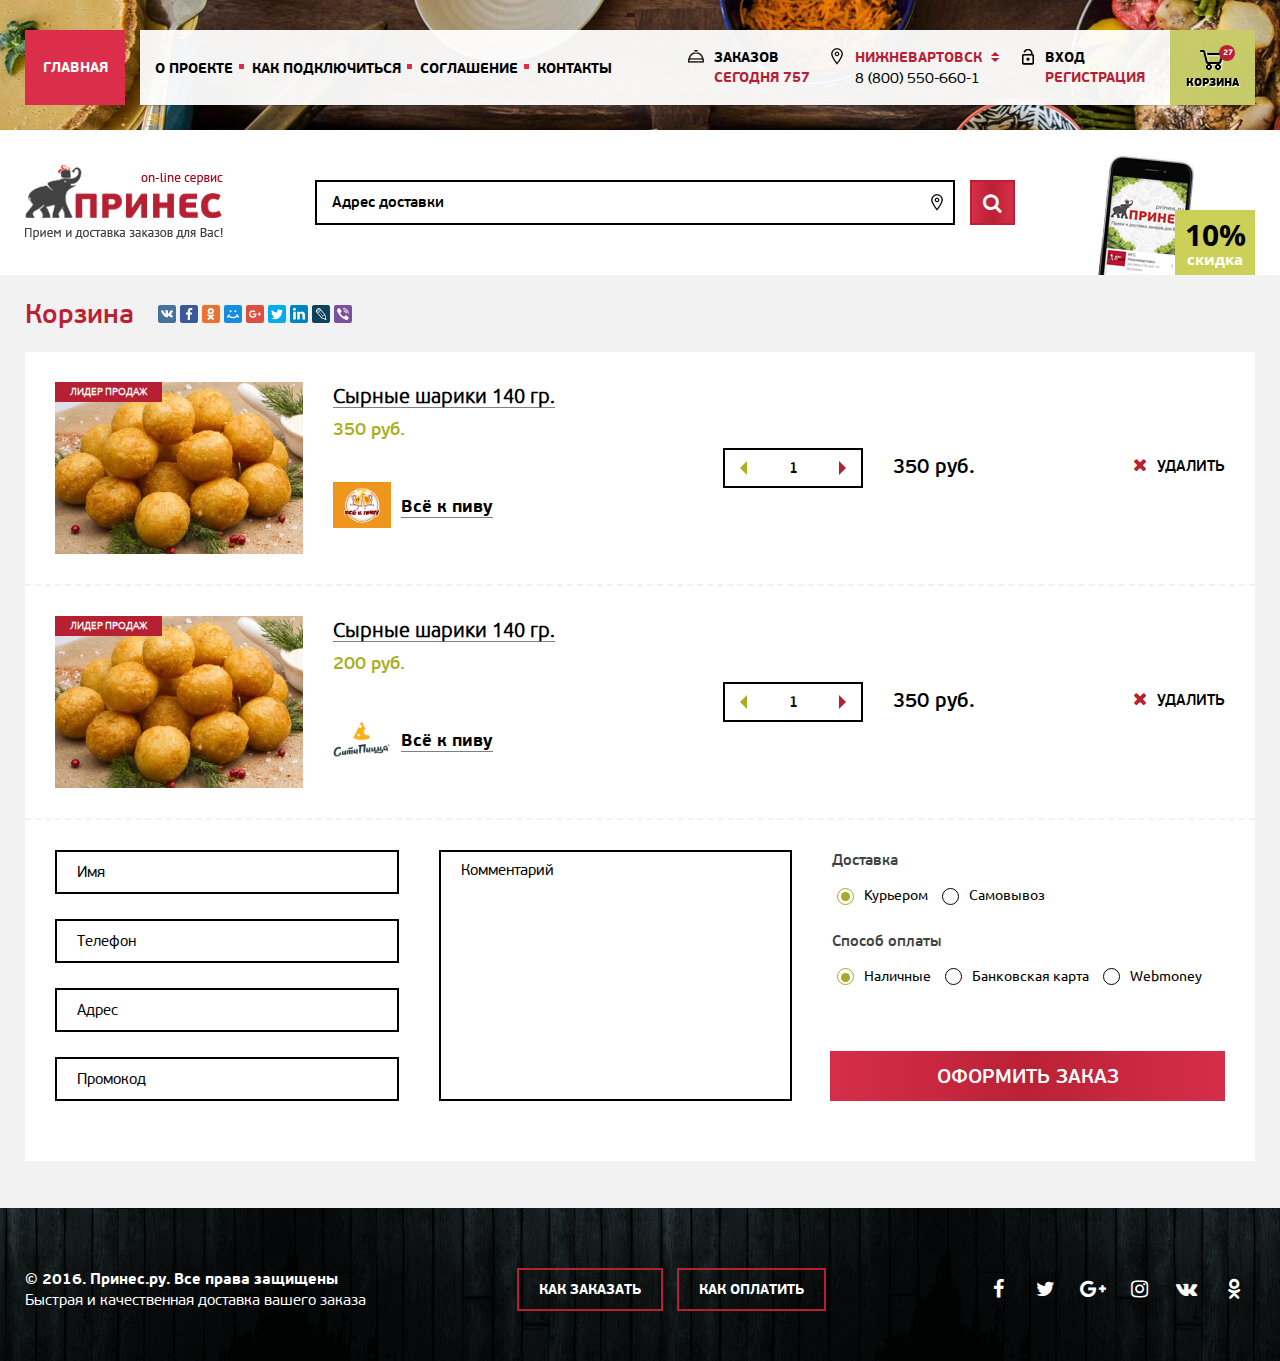
<file: page-cart.html>
<!DOCTYPE html>
<html lang="ru">
<head>
    <meta charset="UTF-8">
    <meta name="viewport" content="width=device-width, initial-scale=1.0">
    <title>Корзина</title>
    <link rel="stylesheet" href="css/font-awesome.min.css">
    <link rel="stylesheet" href="css/custom-styles.css"/>
</head>
<body>

<div class="wrapper page-cart">

    <header role="banner">

        <div class="wrapper-inner">

            <a href="index.html" class="link-main">Главная</a>

            <div class="header-panel">

                <div class="mobile-panel">
                    <i class="fa fa-bars burger"></i>
                </div>

                <nav>
                    <ul>
                        <li><a href="#">О проекте</a></li>
                        <li><a href="#">Как подключиться</a></li>
                        <li><a href="#">Cоглашение</a></li>
                        <li><a href="#">Контакты</a></li>
                    </ul>
                </nav>

                <div class="orders">
                    <div>ЗАКАЗОВ</div>
                    <div><span>сегодня 757</span></div>
                </div>

                <div class="phones">
                    <div class="controls control-prev">&#9650;</div>
                    <div class="controls control-next">&#9660;</div>
                    <div class="city">

                        <div class="current-city">Нижневартовск</div>
                        <ul>
                            <li>Москва</li>
                            <li>Уды</li>
                            <li>Нижневартовск</li>
                            <li>Харьков</li>
                            <li>Екатеринбург</li>
                        </ul>

                    </div>

                    <ul class="tel">
                        <li><a href="tel:88005506601">8 (050) 123-456-7</a></li>
                        <li><a href="tel:88005506601">8 (066) 660-555-1</a></li>
                        <li class="active"><a href="tel:88005506601">8 (800) 550-660-1</a></li>
                        <li><a href="tel:88005506601">8 (063) 543-760-5</a></li>
                        <li><a href="tel:88005506601">8 (067) 888-888-6</a></li>
                    </ul>
                </div>

                <div class="sign">
                    <a href="#" class="sign-in">Вход</a>
                    <a href="#" class="sign-up">регистрация</a>
                </div>

                <a href="page-cart.html" class="header-cart hvr-buzz-out">
                    <div class="products-number">27</div>
                    Корзина
                </a>

                <div class="cart-popup">

                    <ul>
                        <li class="clearfix">
                            <div class="image-wrap">
                                <img src="source/images/image-dish-1.jpg" alt="">
                            </div>
                            <div class="cart-dish-info">
                                <h4><a href="#">Пицца Супер Барбекю 40 см 1275 г</a></h4>
                                <p class="cost">357 руб.</p>
                            </div>
                            <div class="cart-dish-control">
                                <div class="dishes-counter">
                                    <div class="control decrease"><i class="fa fa-minus"></i></div>
                                    <div class="current-amount">1</div>
                                    <div class="control increase"><i class="fa fa-plus"></i></div>
                                    <label><input type="text"></label>
                                </div>
                                <button class="remove"><i class="fa fa-close"></i>Удалить</button>
                            </div>
                        </li>
                        <li class="clearfix">
                            <div class="image-wrap">
                                <img src="source/images/image-dish-2.jpg" alt="">
                            </div>
                            <div class="cart-dish-info">
                                <h4><a href="#">Картофель по-деревенски 200 г</a></h4>
                                <p class="cost">57 руб.</p>
                            </div>
                            <div class="cart-dish-control">
                                <div class="dishes-counter">
                                    <div class="control decrease"><i class="fa fa-minus"></i></div>
                                    <div class="current-amount">1</div>
                                    <div class="control increase"><i class="fa fa-plus"></i></div>
                                    <label><input type="text"></label>
                                </div>
                                <button class="remove"><i class="fa fa-close"></i>Удалить</button>
                            </div>
                        </li>
                        <li class="clearfix">
                            <div class="image-wrap">
                                <img src="source/images/image-dish-3.jpg" alt="">
                            </div>
                            <div class="cart-dish-info">
                                <h4><a href="#">Нагетсы куриные 7 шт. (коробка) </a></h4>
                                <p class="cost">100 руб.</p>
                            </div>
                            <div class="cart-dish-control">
                                <div class="dishes-counter">
                                    <div class="control decrease"><i class="fa fa-minus"></i></div>
                                    <div class="current-amount">1</div>
                                    <div class="control increase"><i class="fa fa-plus"></i></div>
                                    <label><input type="text"></label>
                                </div>
                                <button class="remove"><i class="fa fa-close"></i>Удалить</button>
                            </div>
                        </li>
                    </ul>

                    <p class="summa">На сумму: <span>10 257</span> руб.</p>

                    <button class="make-order">Оформить заказ</button>
                    <button class="clear-cart">Очистить корзину</button>

                </div>

            </div>

        </div>

    </header>

    <section class="header-secondary">

        <div class="wrapper-inner">

            <a href="index.html" class="logo-secondary"></a>

            <form action="#" class="form-search clearfix">
                <label>
                    <input type="text" placeholder="Адрес доставки">
                </label>
                <button type="submit"><i class="fa fa-search"></i></button>
            </form>

            <a href="#" class="mobile-app-secondary"><div><strong>10%</strong><span>скидка</span></div></a>

        </div>

    </section>

    <div class="wrapper-inner content-block">

        <div class="list-header content-header clearfix">

            <h1>Корзина</h1>

            <ul class="social-links">
                <li><a href="#"></a></li>
                <li><a href="#"></a></li>
                <li><a href="#"></a></li>
                <li><a href="#"></a></li>
                <li><a href="#"></a></li>
                <li><a href="#"></a></li>
                <li><a href="#"></a></li>
                <li><a href="#"></a></li>
                <li><a href="#"></a></li>
            </ul>

        </div>

        <form action="#" class="form-cart-order clearfix">

            <ul class="cart-list">

                <li class="clearfix">

                    <div class="image-wrap">
                        <img src="source/images/image-dish-1.jpg" alt="">
                        <div class="mark-leader">Лидер продаж</div>
                    </div>

                    <div class="dish-details">

                        <h3><a href="#">Сырные шарики 140 гр.</a></h3>

                        <div class="dish-cost"><span class="value">350</span> руб.</div>

                        <div class="restaurant-info">
                            <a class="image-wrap" href="#">
                                <img src="source/images/logo-restaurant-3.png" alt="">
                            </a>
                            <a href="#" class="restaurant-name">Всё к пиву</a>
                        </div>

                    </div>

                    <div class="dish-controls">

                        <div class="dishes-counter">
                            <div class="control decrease"></div>
                            <div class="current-amount">1</div>
                            <div class="control increase"></div>
                            <label><input type="text"></label>
                        </div>

                        <div class="item-cost"><span class="value">350</span> руб.</div>

                        <button class="remove"><i class="fa fa-close"></i>Удалить</button>

                    </div>


                </li>

                <li class="clearfix">

                    <div class="image-wrap">
                        <img src="source/images/image-dish-1.jpg" alt="">
                        <div class="mark-leader">Лидер продаж</div>
                    </div>

                    <div class="dish-details">

                        <h3><a href="#">Сырные шарики 140 гр.</a></h3>

                        <div class="dish-cost"><span class="value">200</span> руб.</div>

                        <div class="restaurant-info">
                            <a class="image-wrap" href="#">
                                <img src="source/images/logo-restaurant-4.png" alt="">
                            </a>
                            <a href="#" class="restaurant-name">Всё к пиву</a>
                        </div>

                    </div>

                    <div class="dish-controls">

                        <div class="dishes-counter">
                            <div class="control decrease"></div>
                            <div class="current-amount">1</div>
                            <div class="control increase"></div>
                            <label><input type="text"></label>
                        </div>

                        <div class="item-cost"><span class="value">350</span> руб.</div>

                        <button class="remove"><i class="fa fa-close"></i>Удалить</button>

                    </div>

                </li>

            </ul>

            <fieldset>

                <label>
                    <input type="text" placeholder="Имя">
                </label>

                <label>
                    <input type="text" placeholder="Телефон">
                </label>

                <label>
                    <input type="text" placeholder="Адрес">
                </label>

                <label>
                    <input type="text" placeholder="Промокод">
                </label>

            </fieldset>

            <fieldset>

                <label class="textarea-wrap">
                    <textarea cols="30" rows="" placeholder="Комментарий"></textarea>
                </label>

            </fieldset>

            <fieldset>

                <p class="title">Доставка</p>

                <input type="radio" id="delivery-courier" name="radio-delivery" checked>
                <label for="delivery-courier" class="radio-label">Курьером</label>

                <input type="radio" id="delivery-pickup" name="radio-delivery">
                <label for="delivery-pickup" class="radio-label">Самовывоз</label>

                <p class="title">Способ оплаты</p>

                <input type="radio" id="payment-cash" name="radio-payment" checked>
                <label for="payment-cash" class="radio-label">Наличные</label>

                <input type="radio" id="payment-card" name="radio-payment">
                <label for="payment-card" class="radio-label">Банковская карта </label>

                <input type="radio" id="payment-webmoney" name="radio-payment">
                <label for="payment-webmoney" class="radio-label">Webmoney</label>

                <button type="submit">Оформить заказ</button>

            </fieldset>

        </form>

    </div>

    <footer role="contentinfo">

        <div class="wrapper-inner">

            <div class="copyrights">
                <p><span>© 2016. Принес.ру. Все права защищены</span></p>
                <p>Быстрая и качественная доставка вашего заказа</p>
            </div>

            <div class="buttons">
                <button class="button-empty how-order">Как заказать</button>
                <button class="button-empty how-pay">как оплатить</button>
            </div>

            <ul class="social-links">
                <li><a href="#"><i class="fa fa-facebook"></i></a></li>
                <li><a href="#"><i class="fa fa-twitter"></i></a></li>
                <li><a href="#"><i class="fa fa-google-plus"></i></a></li>
                <li><a href="#"><i class="fa fa-instagram"></i></a></li>
                <li><a href="#"><i class="fa fa-vk"></i></a></li>
                <li><a href="#"><i class="fa fa-odnoklassniki"></i></a></li>
            </ul>

        </div>

    </footer>

</div>

<script src="js/jquery-3.1.1.min.js"></script>
<script src="js/custom-scripts.js"></script>
</body>
</html>
</file>
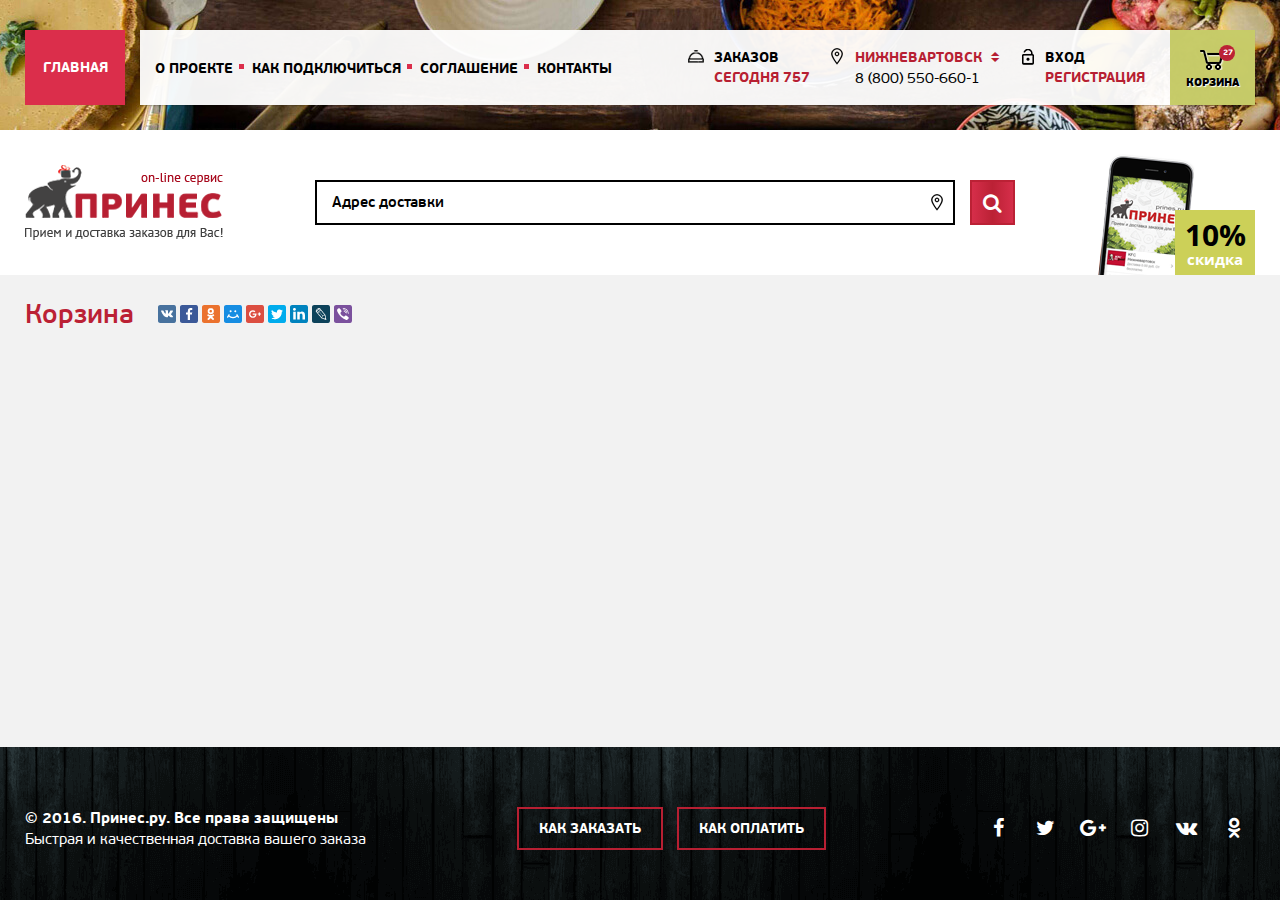
<file: page-restauranr-menu.html>
<!DOCTYPE html>
<html lang="ru">
<head>
    <meta charset="UTF-8">
    <meta name="viewport" content="width=device-width, initial-scale=1.0">
    <title>Корзина</title>
    <link rel="stylesheet" href="css/font-awesome.min.css">
    <link rel="stylesheet" href="css/custom-styles.css"/>
</head>
<body>

<div class="cart-message">
    <p>товар</p>
    <p>добавлен</p>
    <a href="page-cart.html">в корзину</a>
</div>

<div class="wrapper page-cart">

    <header role="banner">

        <div class="wrapper-inner">

            <a href="index.html" class="link-main">Главная</a>

            <div class="header-panel">

                <div class="mobile-panel">
                    <i class="fa fa-bars burger"></i>
                </div>

                <nav>
                    <ul>
                        <li><a href="#">О проекте</a></li>
                        <li><a href="#">Как подключиться</a></li>
                        <li><a href="#">Cоглашение</a></li>
                        <li><a href="#">Контакты</a></li>
                    </ul>
                </nav>

                <div class="orders">
                    <div>ЗАКАЗОВ</div>
                    <div><span>сегодня 757</span></div>
                </div>

                <div class="phones">
                    <div class="controls control-prev">&#9650;</div>
                    <div class="controls control-next">&#9660;</div>
                    <div class="city">

                        <div class="current-city">Нижневартовск</div>
                        <ul>
                            <li>Москва</li>
                            <li>Уды</li>
                            <li>Нижневартовск</li>
                            <li>Харьков</li>
                            <li>Екатеринбург</li>
                        </ul>

                    </div>

                    <ul class="tel">
                        <li><a href="tel:88005506601">8 (050) 123-456-7</a></li>
                        <li><a href="tel:88005506601">8 (066) 660-555-1</a></li>
                        <li class="active"><a href="tel:88005506601">8 (800) 550-660-1</a></li>
                        <li><a href="tel:88005506601">8 (063) 543-760-5</a></li>
                        <li><a href="tel:88005506601">8 (067) 888-888-6</a></li>
                    </ul>
                </div>

                <div class="sign">
                    <a href="#" class="sign-in">Вход</a>
                    <a href="#" class="sign-up">регистрация</a>
                </div>

                <a href="page-cart.html" class="header-cart">
                    <div class="products-number">27</div>
                    Корзина
                </a>

                <div class="cart-popup">

                    <ul>
                        <li class="clearfix">
                            <div class="image-wrap">
                                <img src="source/images/image-dish-1.jpg" alt="">
                            </div>
                            <div class="cart-dish-info">
                                <h4><a href="#">Пицца Супер Барбекю 40 см 1275 г</a></h4>
                                <p class="cost">357 руб.</p>
                            </div>
                        </li>
                        <li class="clearfix">
                            <div class="image-wrap">
                                <img src="source/images/image-dish-2.jpg" alt="">
                            </div>
                            <div class="cart-dish-info">
                                <h4><a href="#">Картофель по-деревенски 200 г</a></h4>
                                <p class="cost">57 руб.</p>
                            </div>
                        </li>
                        <li class="clearfix">
                            <div class="image-wrap">
                                <img src="source/images/image-dish-3.jpg" alt="">
                            </div>
                            <div class="cart-dish-info">
                                <h4><a href="#">Нагетсы куриные 7 шт. (коробка) </a></h4>
                                <p class="cost">100 руб.</p>
                            </div>
                        </li>
                    </ul>

                    <p class="summa">На сумму: <span>10 257</span> руб.</p>

                    <button>Оформить заказ</button>

                </div>

            </div>

        </div>

    </header>

    <section class="header-secondary">

        <div class="wrapper-inner">

            <a href="index.html" class="logo-secondary"></a>

            <form action="#" class="form-search clearfix">
                <label>
                    <input type="text" placeholder="Адрес доставки">
                </label>
                <button type="submit"><i class="fa fa-search"></i></button>
            </form>

            <a href="#" class="mobile-app-secondary"><div><strong>10%</strong><span>скидка</span></div></a>

        </div>

    </section>

    <div class="wrapper-inner content-block">

        <div class="list-header content-header clearfix">

            <h1>Корзина</h1>

            <ul class="social-links">
                <li><a href="#"></a></li>
                <li><a href="#"></a></li>
                <li><a href="#"></a></li>
                <li><a href="#"></a></li>
                <li><a href="#"></a></li>
                <li><a href="#"></a></li>
                <li><a href="#"></a></li>
                <li><a href="#"></a></li>
                <li><a href="#"></a></li>
            </ul>

            <div class="restaurant-info">



            </div>

        </div>


    </div>

    <footer role="contentinfo">

        <div class="wrapper-inner">

            <div class="copyrights">
                <p><span>© 2016. Принес.ру. Все права защищены</span></p>
                <p>Быстрая и качественная доставка вашего заказа</p>
            </div>

            <div class="buttons">
                <button class="button-empty how-order">Как заказать</button>
                <button class="button-empty how-pay">как оплатить</button>
            </div>

            <ul class="social-links">
                <li><a href="#"><i class="fa fa-facebook"></i></a></li>
                <li><a href="#"><i class="fa fa-twitter"></i></a></li>
                <li><a href="#"><i class="fa fa-google-plus"></i></a></li>
                <li><a href="#"><i class="fa fa-instagram"></i></a></li>
                <li><a href="#"><i class="fa fa-vk"></i></a></li>
                <li><a href="#"><i class="fa fa-odnoklassniki"></i></a></li>
            </ul>

        </div>

    </footer>

    <div class="window window-make-order">

        <form action="#" class="form-make-order">

            <i class="fa fa-close close-window"></i>

            <fieldset>

                <p class="title">Пицца Супер Барбекю 40 см 1275 г</p>

                <p class="sub-title">Сделайте выбор:</p>

                <input type="radio" id="thick-dough" name="radio-dough"><label for="thick-dough" class="radio-label">Толстое тесто</label>

                <input type="radio" id="thin-dough" name="radio-dough" checked><label for="thin-dough" class="radio-label">Тонкое тесто</label>

                <p class="sub-title">Дополнительные ингредиенты:</p>

                <input type="checkbox" id="checkbox-ingredient-1" name="checkbox-dough"><label for="checkbox-ingredient-1" class="checkbox-label">Фрикадельки «Сити Пицца»  <span>+ 55 руб.</span></label>

                <input type="checkbox" id="checkbox-ingredient-2" name="checkbox-dough"><label for="checkbox-ingredient-2" class="checkbox-label">Чесночный соус  <span>+ 55 руб.</span></label>

                <input type="checkbox" id="checkbox-ingredient-3" name="checkbox-dough"><label for="checkbox-ingredient-3" class="checkbox-label">Сыр «Моцарелла»  <span>+ 55 руб.</span></label>

                <p class="result">Цена с добавками: <span>700 руб.</span></p>

                <label class="label-search">
                    <input type="text" placeholder="Адрес доставки">
                </label>

                <button type="submit">Оформить заказ</button>

            </fieldset>

            <div class="form-map">
                <iframe src="https://www.google.com/maps/embed?pb=!1m14!1m12!1m3!1d10252.867540621703!2d36.224917850000004!3d50.0260317!2m3!1f0!2f0!3f0!3m2!1i1024!2i768!4f13.1!5e0!3m2!1sru!2sua!4v1479237638808" width="100%" height="100%" frameborder="0" style="border:0" allowfullscreen></iframe>
            </div>

        </form>

    </div>

</div>

<script src="js/jquery-3.1.1.min.js"></script>
<script src="js/custom-scripts.js"></script>
</body>
</html>
</file>
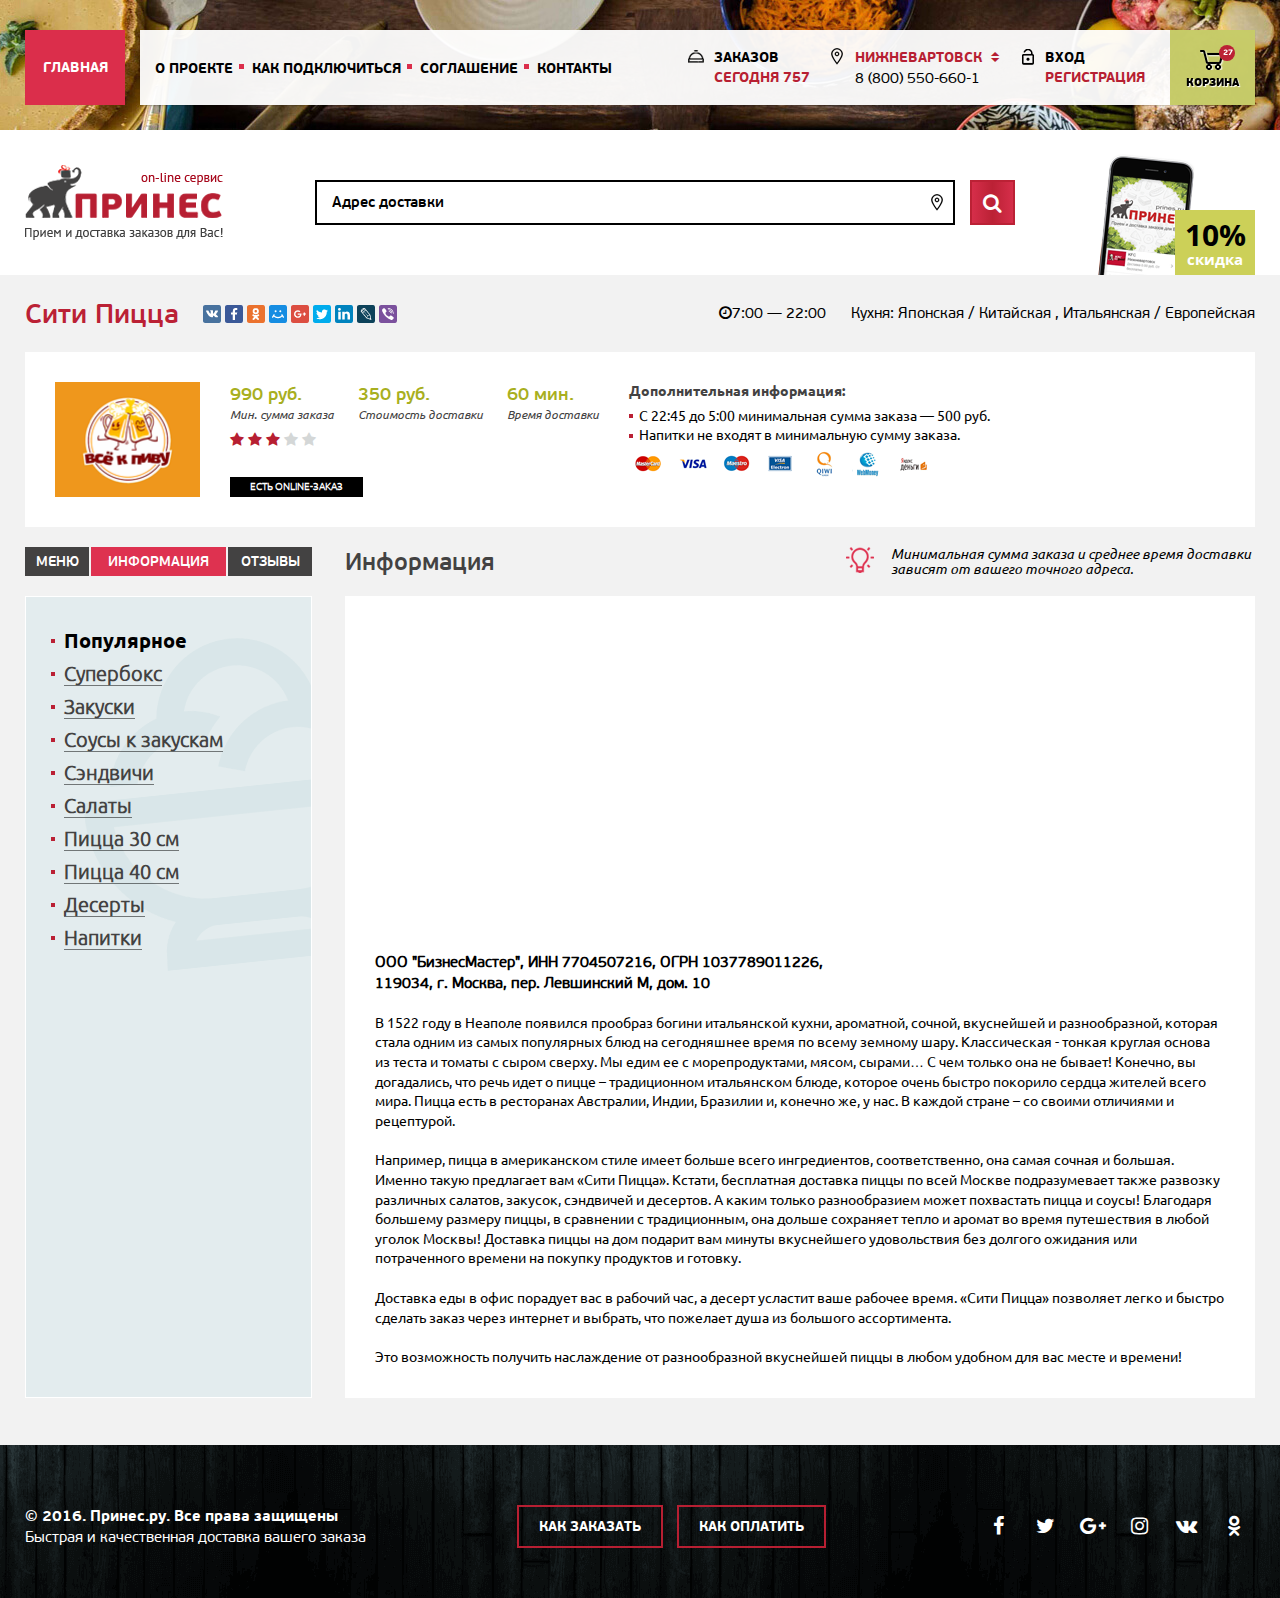
<file: page-restaurant-info.html>
<!DOCTYPE html>
<html lang="ru">
<head>
    <meta charset="UTF-8">
    <meta name="viewport" content="width=device-width, initial-scale=1.0">
    <title>Корзина</title>
    <link rel="stylesheet" href="css/font-awesome.min.css">
    <link rel="stylesheet" href="css/custom-styles.css"/>
</head>
<body>

<div class="wrapper page-restaurant-info">

    <header role="banner">

        <div class="wrapper-inner">

            <a href="index.html" class="link-main">Главная</a>

            <div class="header-panel">

                <div class="mobile-panel">
                    <i class="fa fa-bars burger"></i>
                    <i class="fa fa-cutlery burger-sidebar"></i>
                </div>

                <nav>
                    <ul>
                        <li><a href="#">О проекте</a></li>
                        <li><a href="#">Как подключиться</a></li>
                        <li><a href="#">Cоглашение</a></li>
                        <li><a href="#">Контакты</a></li>
                    </ul>
                </nav>

                <div class="orders">
                    <div>ЗАКАЗОВ</div>
                    <div><span>сегодня 757</span></div>
                </div>

                <div class="phones">
                    <div class="controls control-prev">&#9650;</div>
                    <div class="controls control-next">&#9660;</div>
                    <div class="city">

                        <div class="current-city">Нижневартовск</div>
                        <ul>
                            <li>Москва</li>
                            <li>Уды</li>
                            <li>Нижневартовск</li>
                            <li>Харьков</li>
                            <li>Екатеринбург</li>
                        </ul>

                    </div>

                    <ul class="tel">
                        <li><a href="tel:88005506601">8 (050) 123-456-7</a></li>
                        <li><a href="tel:88005506601">8 (066) 660-555-1</a></li>
                        <li class="active"><a href="tel:88005506601">8 (800) 550-660-1</a></li>
                        <li><a href="tel:88005506601">8 (063) 543-760-5</a></li>
                        <li><a href="tel:88005506601">8 (067) 888-888-6</a></li>
                    </ul>
                </div>

                <div class="sign">
                    <a href="#" class="sign-in">Вход</a>
                    <a href="#" class="sign-up">регистрация</a>
                </div>

                <a href="page-cart.html" class="header-cart hvr-buzz-out">
                    <div class="products-number">27</div>
                    Корзина
                </a>

                <div class="cart-popup">

                    <ul>
                        <li class="clearfix">
                            <div class="image-wrap">
                                <img src="source/images/image-dish-1.jpg" alt="">
                            </div>
                            <div class="cart-dish-info">
                                <h4><a href="#">Пицца Супер Барбекю 40 см 1275 г</a></h4>
                                <p class="cost">357 руб.</p>
                            </div>
                            <div class="cart-dish-control">
                                <div class="dishes-counter">
                                    <div class="control decrease"><i class="fa fa-minus"></i></div>
                                    <div class="current-amount">1</div>
                                    <div class="control increase"><i class="fa fa-plus"></i></div>
                                    <label><input type="text"></label>
                                </div>
                                <button class="remove"><i class="fa fa-close"></i>Удалить</button>
                            </div>
                        </li>
                        <li class="clearfix">
                            <div class="image-wrap">
                                <img src="source/images/image-dish-2.jpg" alt="">
                            </div>
                            <div class="cart-dish-info">
                                <h4><a href="#">Картофель по-деревенски 200 г</a></h4>
                                <p class="cost">57 руб.</p>
                            </div>
                            <div class="cart-dish-control">
                                <div class="dishes-counter">
                                    <div class="control decrease"><i class="fa fa-minus"></i></div>
                                    <div class="current-amount">1</div>
                                    <div class="control increase"><i class="fa fa-plus"></i></div>
                                    <label><input type="text"></label>
                                </div>
                                <button class="remove"><i class="fa fa-close"></i>Удалить</button>
                            </div>
                        </li>
                        <li class="clearfix">
                            <div class="image-wrap">
                                <img src="source/images/image-dish-3.jpg" alt="">
                            </div>
                            <div class="cart-dish-info">
                                <h4><a href="#">Нагетсы куриные 7 шт. (коробка) </a></h4>
                                <p class="cost">100 руб.</p>
                            </div>
                            <div class="cart-dish-control">
                                <div class="dishes-counter">
                                    <div class="control decrease"><i class="fa fa-minus"></i></div>
                                    <div class="current-amount">1</div>
                                    <div class="control increase"><i class="fa fa-plus"></i></div>
                                    <label><input type="text"></label>
                                </div>
                                <button class="remove"><i class="fa fa-close"></i>Удалить</button>
                            </div>
                        </li>
                    </ul>

                    <p class="summa">На сумму: <span>10 257</span> руб.</p>

                    <button class="make-order">Оформить заказ</button>
                    <button class="clear-cart">Очистить корзину</button>

                </div>

            </div>

        </div>

    </header>

    <section class="header-secondary">

        <div class="wrapper-inner">

            <a href="index.html" class="logo-secondary"></a>

            <form action="#" class="form-search clearfix">
                <label>
                    <input type="text" placeholder="Адрес доставки">
                </label>
                <button type="submit"><i class="fa fa-search"></i></button>
            </form>

            <a href="#" class="mobile-app-secondary"><div><strong>10%</strong><span>скидка</span></div></a>

        </div>

    </section>

    <div class="wrapper-inner content-block">

        <div class="list-header content-header clearfix">

            <h1>Сити Пицца</h1>

            <ul class="social-links">
                <li><a href="#"></a></li>
                <li><a href="#"></a></li>
                <li><a href="#"></a></li>
                <li><a href="#"></a></li>
                <li><a href="#"></a></li>
                <li><a href="#"></a></li>
                <li><a href="#"></a></li>
                <li><a href="#"></a></li>
                <li><a href="#"></a></li>
            </ul>

            <div class="cuisine">Кухня: <span class="value">Японская / Китайская , Итальянская / Евро&shy;пей&shy;ская</span></div>

            <div class="working-hours"><i class="fa fa-clock-o"></i>7:00 — 22:00</div>

        </div>

        <div class="restaurant-info card-restaurant">

            <div class="card-preview">

                <a class="image-wrap" href="#">
                    <img src="source/images/logo-restaurant-3.png" alt="">
                </a>

            </div>

            <div class="card-details">

                <ul class="parameters">

                    <li>
                        <p><strong>990 руб.</strong></p>
                        <p><small>Мин. сумма заказа</small></p>
                    </li>

                    <li>
                        <p><strong>350 руб.</strong></p>
                        <p><small>Стоимость доставки</small></p>
                    </li>

                    <li>
                        <p><strong>60 мин.</strong></p>
                        <p><small>Время доставки</small></p>
                    </li>

                </ul>

                <ul class="rate">
                    <li><i class="fa fa-star filled"></i></li>
                    <li><i class="fa fa-star filled"></i></li>
                    <li><i class="fa fa-star filled"></i></li>
                    <li><i class="fa fa-star"></i></li>
                    <li><i class="fa fa-star"></i></li>
                </ul>

                <div class="note-online">есть online-заказ</div>

            </div>

            <div class="more-info">

                <p class="sub-title">Дополнительная информация:</p>

                <ul class="text-list">
                    <li>C 22:45 до 5:00 минимальная сумма заказа — 500 руб.</li>
                    <li>Напитки не входят в минимальную сумму заказа.</li>
                </ul>

                <ul class="payment-list">
                    <li></li>
                    <li></li>
                    <li></li>
                    <li></li>
                    <li></li>
                    <li></li>
                    <li></li>
                </ul>

            </div>

        </div>
        
        <div class="restaurant-single">

            <div class="sidebar">

                <ul class="sidebar-nav clearfix">
                    <li>
                        <a href="#">Меню</a>
                    </li>
                    <li class="active">
                        <a href="#">Информация</a>
                    </li>
                    <li>
                        <a href="#">Отзывы</a>
                    </li>
                </ul>

                <div class="sidebar-links">

                    <ul>
                        <li><a href="#" class="active">Популярное</a></li>
                        <li><a href="#">Супербокс</a></li>
                        <li><a href="#">Закуски</a></li>
                        <li><a href="#">Соусы к закускам</a></li>
                        <li><a href="#">Сэндвичи</a></li>
                        <li><a href="#">Салаты</a></li>
                        <li><a href="#">Пицца 30 см</a></li>
                        <li><a href="#">Пицца 40 см</a></li>
                        <li><a href="#">Десерты</a></li>
                        <li><a href="#">Напитки</a></li>
                    </ul>

                </div>

            </div>

            <div class="contentbar">

                <div class="contentbar-header clearfix">

                    <h2>Информация</h2>

                    <div class="note">Минимальная сумма заказа и среднее время доставки зависят от вашего точного адреса.</div>

                </div>

                <div class="restaurant-info-content">

                    <div class="on-map">
                        <iframe src="https://www.google.com/maps/embed?pb=!1m14!1m12!1m3!1d10252.867540621703!2d36.224917850000004!3d50.0260317!2m3!1f0!2f0!3f0!3m2!1i1024!2i768!4f13.1!5e0!3m2!1sru!2sua!4v1479237638808" width="100%" height="300px" frameborder="0" style="border:0" allowfullscreen></iframe>
                    </div>

                    <p>
                        <strong>
                            ООО "БизнесМастер", ИНН 7704507216, ОГРН 1037789011226,<br> 119034, г. Москва, пер. Левшинский М, дом. 10
                        </strong>
                    </p>

                    <p>
                        В 1522 году в Неаполе появился прообраз богини итальянской кухни, ароматной, сочной, вкуснейшей и разнообразной, которая стала одним из самых популярных блюд на сегодняшнее время по всему земному шару. Классическая -  тонкая круглая основа из теста и томаты с сыром сверху. Мы едим ее с морепродуктами, мясом, сырами… С чем только она не бывает! Конечно, вы догадались, что речь идет о пицце – традиционном итальянском блюде, которое очень быстро покорило сердца жителей всего мира. Пицца есть в ресторанах Австралии, Индии, Бразилии и, конечно же, у нас. В каждой стране – со своими отличиями и рецептурой.
                    </p>

                    <p>
                        Например, пицца в американском стиле имеет больше всего ингредиентов, соответственно, она самая сочная и большая. Именно такую предлагает вам «Сити Пицца». Кстати, бесплатная доставка пиццы по всей Москве подразумевает также развозку различных салатов, закусок, сэндвичей и десертов. А каким только разнообразием может похвастать пицца и соусы! Благодаря большему размеру пиццы, в сравнении с традиционным, она дольше сохраняет  тепло и аромат во время путешествия в любой уголок Москвы! Доставка пиццы на дом подарит вам минуты вкуснейшего удовольствия без долгого ожидания или потраченного времени на покупку продуктов и готовку.
                    </p>

                    <p>
                        Доставка еды в офис порадует вас в рабочий час, а десерт усластит ваше рабочее время. «Сити Пицца» позволяет легко и быстро сделать заказ через интернет и выбрать, что пожелает душа из большого ассортимента.
                    </p>

                    <p>
                        Это возможность получить наслаждение от разнообразной вкуснейшей пиццы в любом удобном для вас месте и времени!
                    </p>

                </div>

            </div>

        </div>

    </div>

    <footer role="contentinfo">

        <div class="wrapper-inner">

            <div class="copyrights">
                <p><span>© 2016. Принес.ру. Все права защищены</span></p>
                <p>Быстрая и качественная доставка вашего заказа</p>
            </div>

            <div class="buttons">
                <button class="button-empty how-order">Как заказать</button>
                <button class="button-empty how-pay">как оплатить</button>
            </div>

            <ul class="social-links">
                <li><a href="#"><i class="fa fa-facebook"></i></a></li>
                <li><a href="#"><i class="fa fa-twitter"></i></a></li>
                <li><a href="#"><i class="fa fa-google-plus"></i></a></li>
                <li><a href="#"><i class="fa fa-instagram"></i></a></li>
                <li><a href="#"><i class="fa fa-vk"></i></a></li>
                <li><a href="#"><i class="fa fa-odnoklassniki"></i></a></li>
            </ul>

        </div>

    </footer>

</div>

<script src="js/jquery-3.1.1.min.js"></script>
<script src="js/custom-scripts.js"></script>
</body>
</html>
</file>
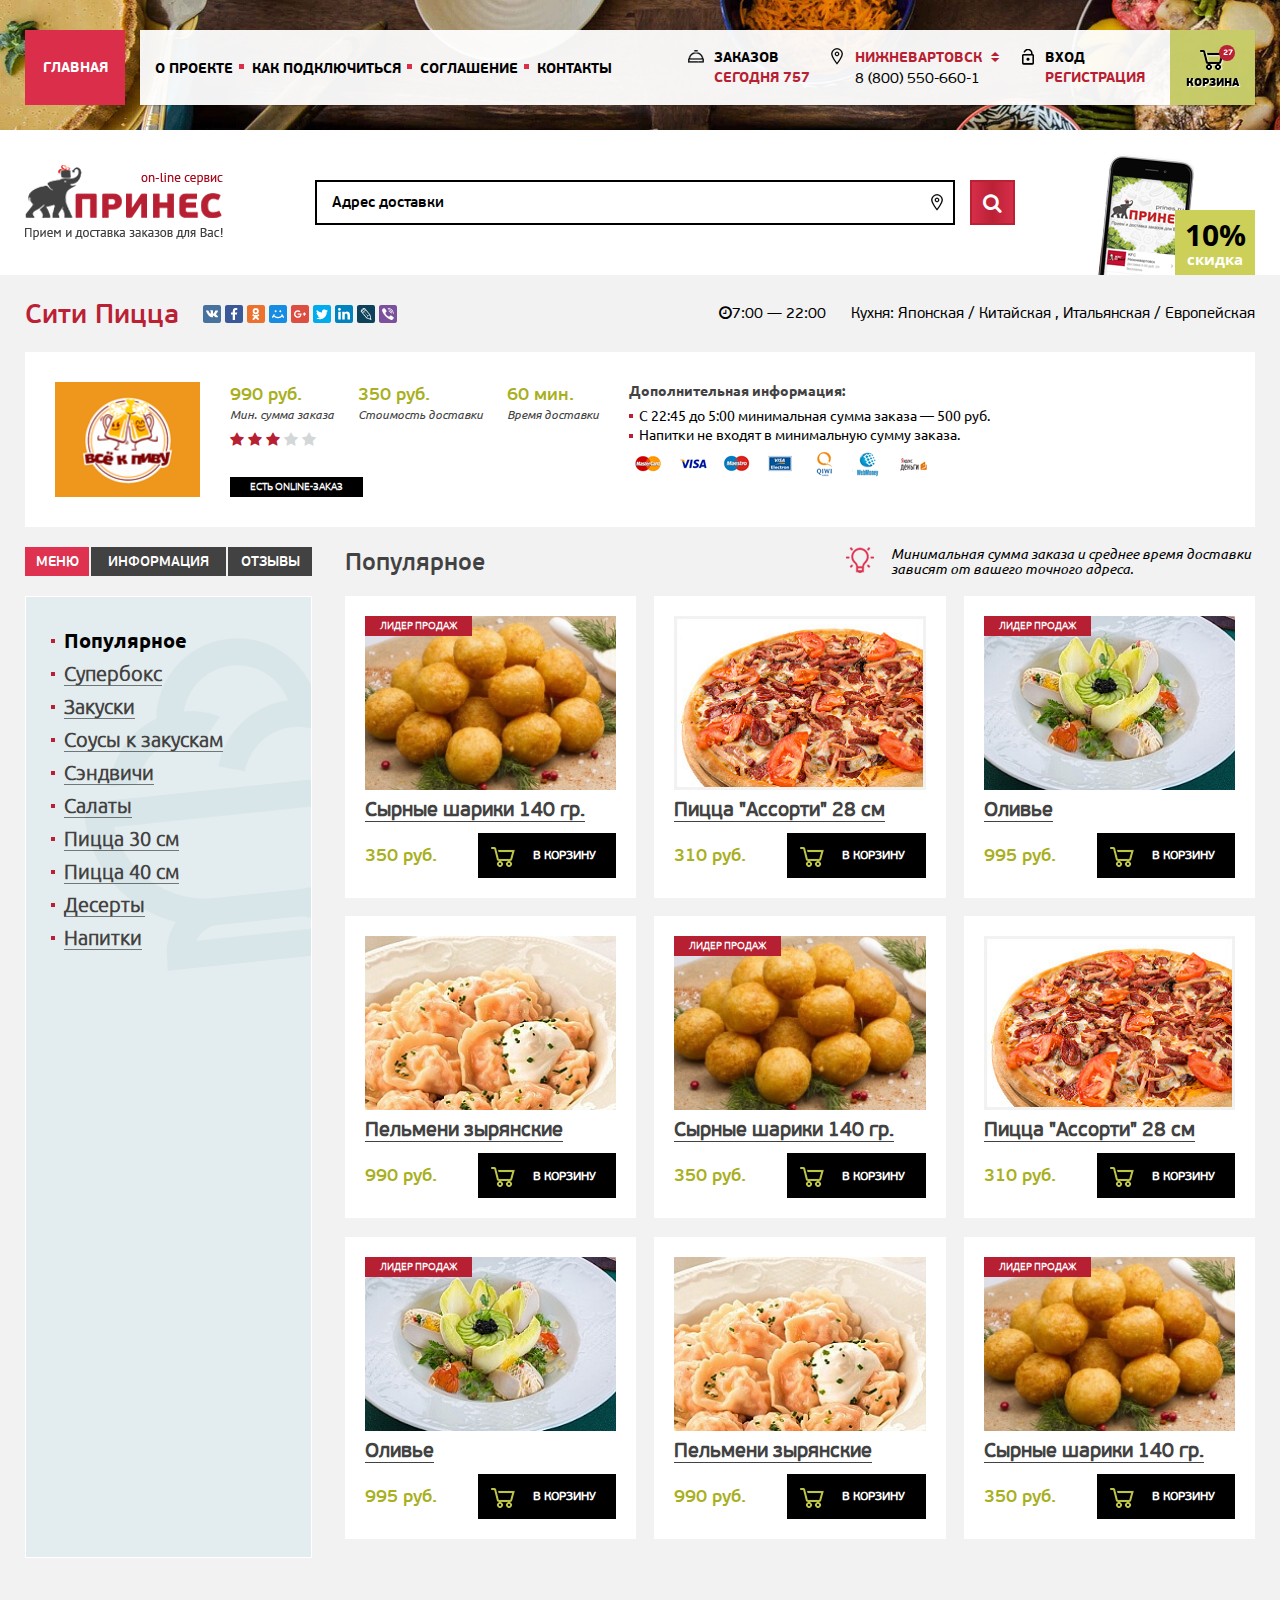
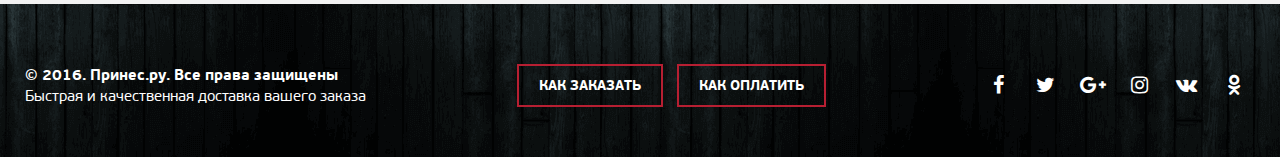
<file: page-restaurant-menu.html>
<!DOCTYPE html>
<html lang="ru">
<head>
    <meta charset="UTF-8">
    <meta name="viewport" content="width=device-width, initial-scale=1.0">
    <title>Корзина</title>
    <link rel="stylesheet" href="css/font-awesome.min.css">
    <link rel="stylesheet" href="css/custom-styles.css"/>
</head>
<body>

<div class="cart-message">
    <p>товар</p>
    <p>добавлен</p>
    <a href="page-cart.html">в корзину</a>
</div>

<div class="wrapper page-restaurant-menu">

    <header role="banner">

        <div class="wrapper-inner">

            <a href="index.html" class="link-main">Главная</a>

            <div class="header-panel">

                <div class="mobile-panel">
                    <i class="fa fa-bars burger"></i>
                    <i class="fa fa-cutlery burger-sidebar"></i>
                </div>

                <nav>
                    <ul>
                        <li><a href="#">О проекте</a></li>
                        <li><a href="#">Как подключиться</a></li>
                        <li><a href="#">Cоглашение</a></li>
                        <li><a href="#">Контакты</a></li>
                    </ul>
                </nav>

                <div class="orders">
                    <div>ЗАКАЗОВ</div>
                    <div><span>сегодня 757</span></div>
                </div>

                <div class="phones">
                    <div class="controls control-prev">&#9650;</div>
                    <div class="controls control-next">&#9660;</div>
                    <div class="city">

                        <div class="current-city">Нижневартовск</div>
                        <ul>
                            <li>Москва</li>
                            <li>Уды</li>
                            <li>Нижневартовск</li>
                            <li>Харьков</li>
                            <li>Екатеринбург</li>
                        </ul>

                    </div>

                    <ul class="tel">
                        <li><a href="tel:88005506601">8 (050) 123-456-7</a></li>
                        <li><a href="tel:88005506601">8 (066) 660-555-1</a></li>
                        <li class="active"><a href="tel:88005506601">8 (800) 550-660-1</a></li>
                        <li><a href="tel:88005506601">8 (063) 543-760-5</a></li>
                        <li><a href="tel:88005506601">8 (067) 888-888-6</a></li>
                    </ul>
                </div>

                <div class="sign">
                    <a href="#" class="sign-in">Вход</a>
                    <a href="#" class="sign-up">регистрация</a>
                </div>

                <a href="page-cart.html" class="header-cart hvr-buzz-out">
                    <div class="products-number">27</div>
                    Корзина
                </a>

                <div class="cart-popup">

                    <ul>
                        <li class="clearfix">
                            <div class="image-wrap">
                                <img src="source/images/image-dish-1.jpg" alt="">
                            </div>
                            <div class="cart-dish-info">
                                <h4><a href="#">Пицца Супер Барбекю 40 см 1275 г</a></h4>
                                <p class="cost">357 руб.</p>
                            </div>
                            <div class="cart-dish-control">
                                <div class="dishes-counter">
                                    <div class="control decrease"><i class="fa fa-minus"></i></div>
                                    <div class="current-amount">1</div>
                                    <div class="control increase"><i class="fa fa-plus"></i></div>
                                    <label><input type="text"></label>
                                </div>
                                <button class="remove"><i class="fa fa-close"></i>Удалить</button>
                            </div>
                        </li>
                        <li class="clearfix">
                            <div class="image-wrap">
                                <img src="source/images/image-dish-2.jpg" alt="">
                            </div>
                            <div class="cart-dish-info">
                                <h4><a href="#">Картофель по-деревенски 200 г</a></h4>
                                <p class="cost">57 руб.</p>
                            </div>
                            <div class="cart-dish-control">
                                <div class="dishes-counter">
                                    <div class="control decrease"><i class="fa fa-minus"></i></div>
                                    <div class="current-amount">1</div>
                                    <div class="control increase"><i class="fa fa-plus"></i></div>
                                    <label><input type="text"></label>
                                </div>
                                <button class="remove"><i class="fa fa-close"></i>Удалить</button>
                            </div>
                        </li>
                        <li class="clearfix">
                            <div class="image-wrap">
                                <img src="source/images/image-dish-3.jpg" alt="">
                            </div>
                            <div class="cart-dish-info">
                                <h4><a href="#">Нагетсы куриные 7 шт. (коробка) </a></h4>
                                <p class="cost">100 руб.</p>
                            </div>
                            <div class="cart-dish-control">
                                <div class="dishes-counter">
                                    <div class="control decrease"><i class="fa fa-minus"></i></div>
                                    <div class="current-amount">1</div>
                                    <div class="control increase"><i class="fa fa-plus"></i></div>
                                    <label><input type="text"></label>
                                </div>
                                <button class="remove"><i class="fa fa-close"></i>Удалить</button>
                            </div>
                        </li>
                    </ul>

                    <p class="summa">На сумму: <span>10 257</span> руб.</p>

                    <button class="make-order">Оформить заказ</button>
                    <button class="clear-cart">Очистить корзину</button>

                </div>

            </div>

        </div>

    </header>

    <section class="header-secondary">

        <div class="wrapper-inner">

            <a href="index.html" class="logo-secondary"></a>

            <form action="#" class="form-search clearfix">
                <label>
                    <input type="text" placeholder="Адрес доставки">
                </label>
                <button type="submit"><i class="fa fa-search"></i></button>
            </form>

            <a href="#" class="mobile-app-secondary"><div><strong>10%</strong><span>скидка</span></div></a>

        </div>

    </section>

    <div class="wrapper-inner content-block">

        <div class="list-header content-header clearfix">

            <h1>Сити Пицца</h1>

            <ul class="social-links">
                <li><a href="#"></a></li>
                <li><a href="#"></a></li>
                <li><a href="#"></a></li>
                <li><a href="#"></a></li>
                <li><a href="#"></a></li>
                <li><a href="#"></a></li>
                <li><a href="#"></a></li>
                <li><a href="#"></a></li>
                <li><a href="#"></a></li>
            </ul>

            <div class="cuisine">Кухня: <span class="value">Японская / Китайская , Итальянская / Евро&shy;пей&shy;ская</span></div>

            <div class="working-hours"><i class="fa fa-clock-o"></i>7:00 — 22:00</div>

        </div>

        <div class="restaurant-info card-restaurant">

            <div class="card-preview">

                <a class="image-wrap" href="#">
                    <img src="source/images/logo-restaurant-3.png" alt="">
                </a>

            </div>

            <div class="card-details">

                <ul class="parameters">

                    <li>
                        <p><strong>990 руб.</strong></p>
                        <p><small>Мин. сумма заказа</small></p>
                    </li>

                    <li>
                        <p><strong>350 руб.</strong></p>
                        <p><small>Стоимость доставки</small></p>
                    </li>

                    <li>
                        <p><strong>60 мин.</strong></p>
                        <p><small>Время доставки</small></p>
                    </li>

                </ul>

                <ul class="rate">
                    <li><i class="fa fa-star filled"></i></li>
                    <li><i class="fa fa-star filled"></i></li>
                    <li><i class="fa fa-star filled"></i></li>
                    <li><i class="fa fa-star"></i></li>
                    <li><i class="fa fa-star"></i></li>
                </ul>

                <div class="note-online">есть online-заказ</div>

            </div>

            <div class="more-info">

                <p class="sub-title">Дополнительная информация:</p>

                <ul class="text-list">
                    <li>C 22:45 до 5:00 минимальная сумма заказа — 500 руб.</li>
                    <li>Напитки не входят в минимальную сумму заказа.</li>
                </ul>

                <ul class="payment-list">
                    <li></li>
                    <li></li>
                    <li></li>
                    <li></li>
                    <li></li>
                    <li></li>
                    <li></li>
                </ul>

            </div>

        </div>
        
        <div class="restaurant-single">

            <div class="sidebar">

                <ul class="sidebar-nav clearfix">
                    <li class="active">
                        <a href="#">Меню</a>
                    </li>
                    <li>
                        <a href="#">Информация</a>
                    </li>
                    <li>
                        <a href="#">Отзывы</a>
                    </li>
                </ul>

                <div class="sidebar-links">

                    <ul>
                        <li><a href="#" class="active">Популярное</a></li>
                        <li><a href="#">Супербокс</a></li>
                        <li><a href="#">Закуски</a></li>
                        <li><a href="#">Соусы к закускам</a></li>
                        <li><a href="#">Сэндвичи</a></li>
                        <li><a href="#">Салаты</a></li>
                        <li><a href="#">Пицца 30 см</a></li>
                        <li><a href="#">Пицца 40 см</a></li>
                        <li><a href="#">Десерты</a></li>
                        <li><a href="#">Напитки</a></li>
                    </ul>

                </div>

            </div>

            <div class="contentbar">

                <div class="contentbar-header clearfix">

                    <h2>Популярное</h2>

                    <div class="note">Минимальная сумма заказа и среднее время доставки зависят от вашего точного адреса.</div>

                </div>

                <ul class="cards-list menu-list clearfix">

                    <li class="card card-dish clearfix">

                        <a class="image-wrap" href="#">
                            <img src="source/images/image-dish-1.jpg" alt="">
                            <div class="mark-leader">Лидер продаж</div>
                        </a>

                        <h3><a href="#">Сырные шарики 140 гр.</a></h3>

                        <table class="dish-info">
                            <tr>
                                <td class="title">вес</td>
                                <td class="description">100 г</td>
                            </tr>
                            <tr class="parameter">
                                <td class="title">описание</td>
                                <td class="description">Классные сырные шарики для всей семьи</td>
                            </tr>
                            <tr class="parameter">
                                <td class="title">состав</td>
                                <td class="description">Сыр, мука, сахар</td>
                            </tr>
                        </table>

                        <div class="cost">350 руб.</div>

                        <button>В корзину</button>

                    </li>

                    <li class="card card-dish clearfix">

                        <a class="image-wrap" href="#">
                            <img src="source/images/image-dish-2.jpg" alt="">
                        </a>

                        <h3><a href="#">Пицца "Ассорти" 28 см</a></h3>

                        <table class="dish-info">
                            <tr>
                                <td class="title">вес</td>
                                <td class="description">100 г</td>
                            </tr>
                            <tr class="parameter">
                                <td class="title">описание</td>
                                <td class="description">Классные сырные шарики для всей семьи</td>
                            </tr>
                            <tr class="parameter">
                                <td class="title">состав</td>
                                <td class="description">Сыр, мука, сахар</td>
                            </tr>
                        </table>

                        <div class="cost">310 руб.</div>

                        <button>В корзину</button>

                    </li>

                    <li class="card card-dish clearfix">

                        <a class="image-wrap" href="#">
                            <img src="source/images/image-dish-3.jpg" alt="">
                            <div class="mark-leader">Лидер продаж</div>
                        </a>

                        <h3><a href="#">Оливье</a></h3>

                        <table class="dish-info">
                            <tr>
                                <td class="title">вес</td>
                                <td class="description">100 г</td>
                            </tr>
                            <tr class="parameter">
                                <td class="title">описание</td>
                                <td class="description">Классные сырные шарики для всей семьи</td>
                            </tr>
                            <tr class="parameter">
                                <td class="title">состав</td>
                                <td class="description">Сыр, мука, сахар</td>
                            </tr>
                        </table>

                        <div class="cost">995 руб.</div>

                        <button>В корзину</button>

                    </li>

                    <li class="card card-dish clearfix">

                        <a class="image-wrap" href="#">
                            <img src="source/images/image-dish-4.jpg" alt="">
                        </a>

                        <h3><a href="#">Пельмени зырянские</a></h3>

                        <table class="dish-info">
                            <tr>
                                <td class="title">вес</td>
                                <td class="description">100 г</td>
                            </tr>
                            <tr class="parameter">
                                <td class="title">описание</td>
                                <td class="description">Классные сырные шарики для всей семьи</td>
                            </tr>
                            <tr class="parameter">
                                <td class="title">состав</td>
                                <td class="description">Сыр, мука, сахар</td>
                            </tr>
                        </table>

                        <div class="cost">990 руб.</div>

                        <button>В корзину</button>

                    </li>

                    <li class="card card-dish clearfix">

                        <a class="image-wrap" href="#">
                            <img src="source/images/image-dish-1.jpg" alt="">
                            <div class="mark-leader">Лидер продаж</div>
                        </a>

                        <h3><a href="#">Сырные шарики 140 гр.</a></h3>

                        <table class="dish-info">
                            <tr>
                                <td class="title">вес</td>
                                <td class="description">100 г</td>
                            </tr>
                            <tr class="parameter">
                                <td class="title">описание</td>
                                <td class="description">Классные сырные шарики для всей семьи</td>
                            </tr>
                            <tr class="parameter">
                                <td class="title">состав</td>
                                <td class="description">Сыр, мука, сахар</td>
                            </tr>
                        </table>

                        <div class="cost">350 руб.</div>

                        <button>В корзину</button>

                    </li>

                    <li class="card card-dish clearfix">

                        <a class="image-wrap" href="#">
                            <img src="source/images/image-dish-2.jpg" alt="">
                        </a>

                        <h3><a href="#">Пицца "Ассорти" 28 см</a></h3>

                        <table class="dish-info">
                            <tr>
                                <td class="title">вес</td>
                                <td class="description">100 г</td>
                            </tr>
                            <tr class="parameter">
                                <td class="title">описание</td>
                                <td class="description">Классные сырные шарики для всей семьи</td>
                            </tr>
                            <tr class="parameter">
                                <td class="title">состав</td>
                                <td class="description">Сыр, мука, сахар</td>
                            </tr>
                        </table>

                        <div class="cost">310 руб.</div>

                        <button>В корзину</button>

                    </li>

                    <li class="card card-dish clearfix">

                        <a class="image-wrap" href="#">
                            <img src="source/images/image-dish-3.jpg" alt="">
                            <div class="mark-leader">Лидер продаж</div>
                        </a>

                        <h3><a href="#">Оливье</a></h3>

                        <table class="dish-info">
                            <tr>
                                <td class="title">вес</td>
                                <td class="description">100 г</td>
                            </tr>
                            <tr class="parameter">
                                <td class="title">описание</td>
                                <td class="description">Классные сырные шарики для всей семьи</td>
                            </tr>
                            <tr class="parameter">
                                <td class="title">состав</td>
                                <td class="description">Сыр, мука, сахар</td>
                            </tr>
                        </table>

                        <div class="cost">995 руб.</div>

                        <button>В корзину</button>

                    </li>

                    <li class="card card-dish clearfix">

                        <a class="image-wrap" href="#">
                            <img src="source/images/image-dish-4.jpg" alt="">
                        </a>

                        <h3><a href="#">Пельмени зырянские</a></h3>

                        <table class="dish-info">
                            <tr>
                                <td class="title">вес</td>
                                <td class="description">100 г</td>
                            </tr>
                            <tr class="parameter">
                                <td class="title">описание</td>
                                <td class="description">Классные сырные шарики для всей семьи</td>
                            </tr>
                            <tr class="parameter">
                                <td class="title">состав</td>
                                <td class="description">Сыр, мука, сахар</td>
                            </tr>
                        </table>

                        <div class="cost">990 руб.</div>

                        <button>В корзину</button>

                    </li>

                    <li class="card card-dish clearfix">

                        <a class="image-wrap" href="#">
                            <img src="source/images/image-dish-1.jpg" alt="">
                            <div class="mark-leader">Лидер продаж</div>
                        </a>

                        <h3><a href="#">Сырные шарики 140 гр.</a></h3>

                        <table class="dish-info">
                            <tr>
                                <td class="title">вес</td>
                                <td class="description">100 г</td>
                            </tr>
                            <tr class="parameter">
                                <td class="title">описание</td>
                                <td class="description">Классные сырные шарики для всей семьи</td>
                            </tr>
                            <tr class="parameter">
                                <td class="title">состав</td>
                                <td class="description">Сыр, мука, сахар</td>
                            </tr>
                        </table>

                        <div class="cost">350 руб.</div>

                        <button>В корзину</button>

                    </li>

                </ul>

            </div>

        </div>

    </div>

    <footer role="contentinfo">

        <div class="wrapper-inner">

            <div class="copyrights">
                <p><span>© 2016. Принес.ру. Все права защищены</span></p>
                <p>Быстрая и качественная доставка вашего заказа</p>
            </div>

            <div class="buttons">
                <button class="button-empty how-order">Как заказать</button>
                <button class="button-empty how-pay">как оплатить</button>
            </div>

            <ul class="social-links">
                <li><a href="#"><i class="fa fa-facebook"></i></a></li>
                <li><a href="#"><i class="fa fa-twitter"></i></a></li>
                <li><a href="#"><i class="fa fa-google-plus"></i></a></li>
                <li><a href="#"><i class="fa fa-instagram"></i></a></li>
                <li><a href="#"><i class="fa fa-vk"></i></a></li>
                <li><a href="#"><i class="fa fa-odnoklassniki"></i></a></li>
            </ul>

        </div>

    </footer>

    <div class="window window-make-order">

        <form action="#" class="form-make-order">

            <i class="fa fa-close close-window"></i>

            <fieldset>

                <p class="title">Пицца Супер Барбекю 40 см 1275 г</p>

                <p class="sub-title">Сделайте выбор:</p>

                <input type="radio" id="thick-dough" name="radio-dough"><label for="thick-dough" class="radio-label">Толстое тесто</label>

                <input type="radio" id="thin-dough" name="radio-dough" checked><label for="thin-dough" class="radio-label">Тонкое тесто</label>

                <p class="sub-title">Дополнительные ингредиенты:</p>

                <input type="checkbox" id="checkbox-ingredient-1" name="checkbox-dough"><label for="checkbox-ingredient-1" class="checkbox-label">Фрикадельки «Сити Пицца»  <span>+ 55 руб.</span></label>

                <input type="checkbox" id="checkbox-ingredient-2" name="checkbox-dough"><label for="checkbox-ingredient-2" class="checkbox-label">Чесночный соус  <span>+ 55 руб.</span></label>

                <input type="checkbox" id="checkbox-ingredient-3" name="checkbox-dough"><label for="checkbox-ingredient-3" class="checkbox-label">Сыр «Моцарелла»  <span>+ 55 руб.</span></label>

                <p class="result">Цена с добавками: <span>700 руб.</span></p>

                <label class="label-search">
                    <input type="text" placeholder="Адрес доставки">
                </label>

                <button type="submit">Оформить заказ</button>

            </fieldset>

            <div class="form-map">
                <iframe src="https://www.google.com/maps/embed?pb=!1m14!1m12!1m3!1d10252.867540621703!2d36.224917850000004!3d50.0260317!2m3!1f0!2f0!3f0!3m2!1i1024!2i768!4f13.1!5e0!3m2!1sru!2sua!4v1479237638808" width="100%" height="100%" frameborder="0" style="border:0" allowfullscreen></iframe>
            </div>

        </form>

    </div>

</div>

<script src="js/jquery-3.1.1.min.js"></script>
<script src="js/custom-scripts.js"></script>
</body>
</html>
</file>
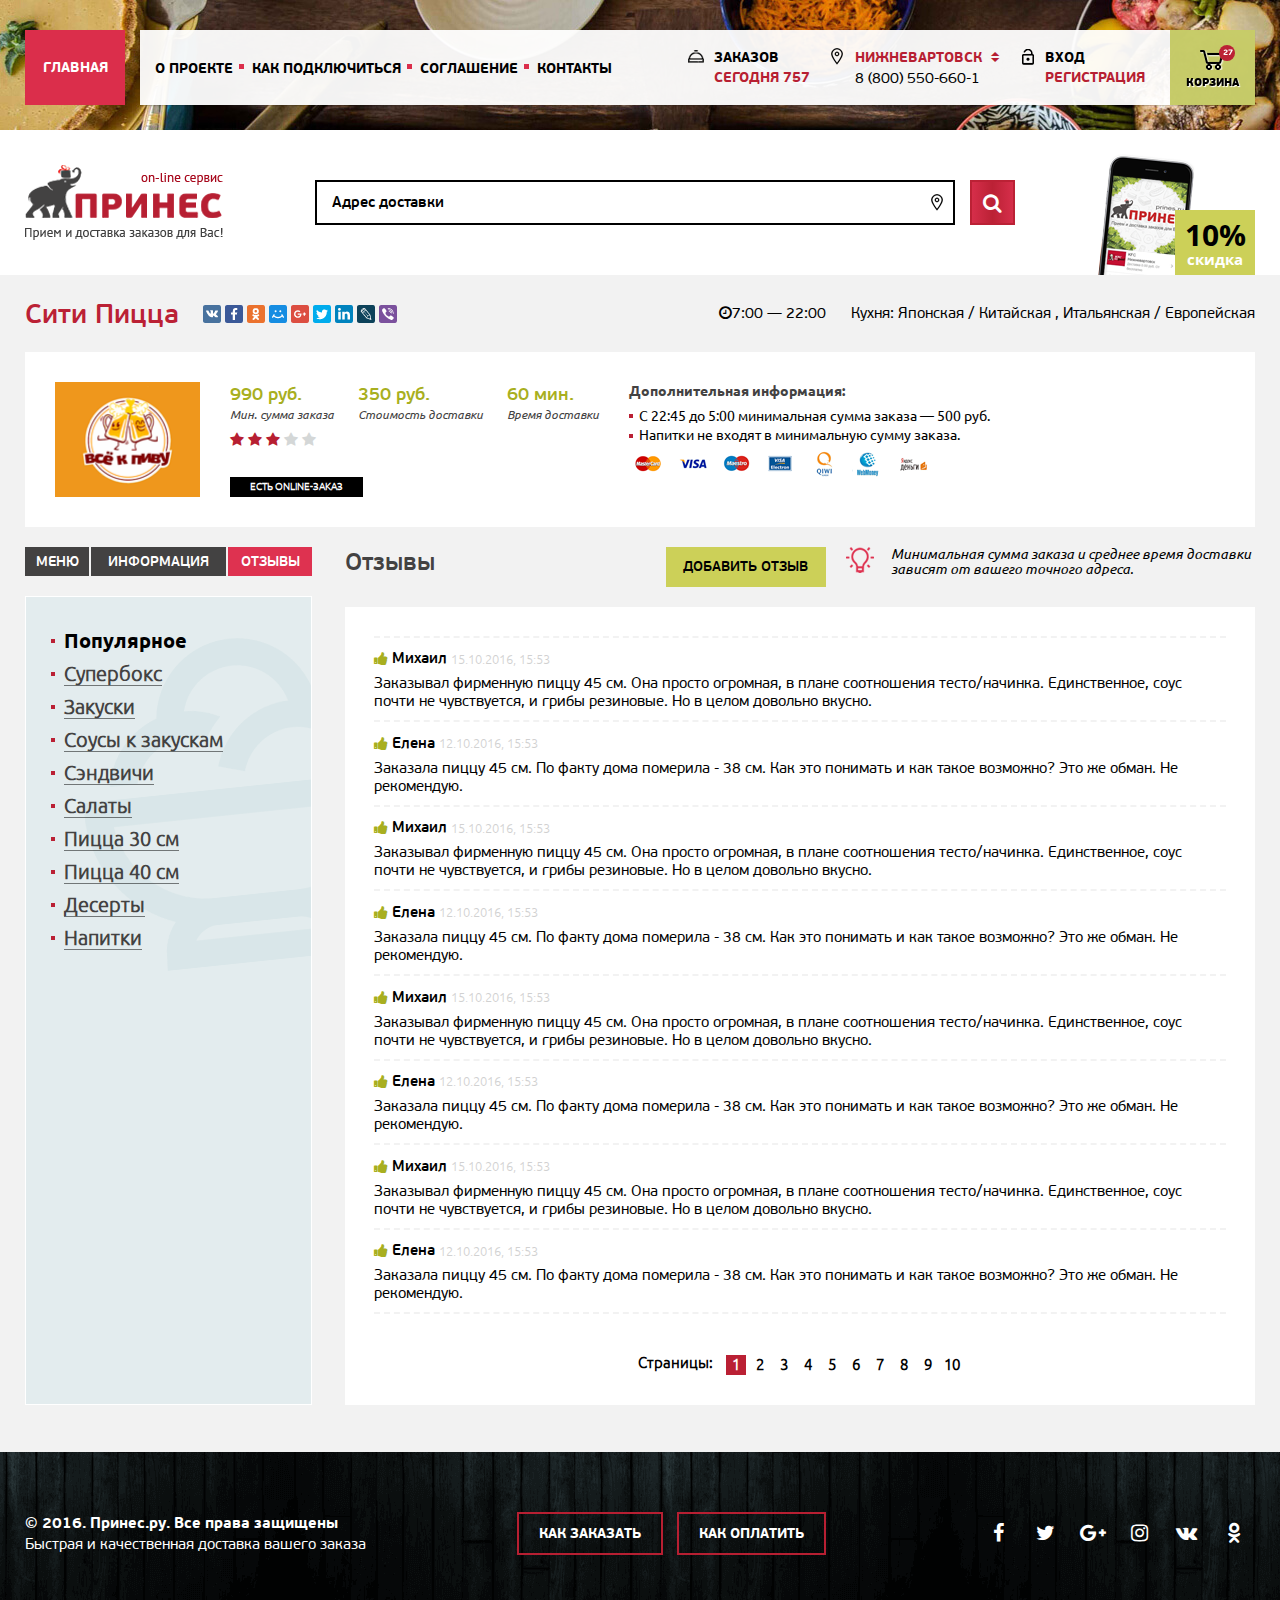
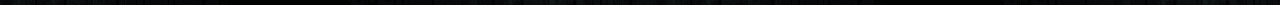
<file: page-restaurant-reviews.html>
<!DOCTYPE html>
<html lang="ru">
<head>
    <meta charset="UTF-8">
    <meta name="viewport" content="width=device-width, initial-scale=1.0">
    <title>Отзывы</title>
    <link rel="stylesheet" href="css/font-awesome.min.css">
    <link rel="stylesheet" href="css/custom-styles.css"/>
</head>
<body>

<div class="wrapper page-restaurant-reviews">

    <header role="banner">

        <div class="wrapper-inner">

            <a href="index.html" class="link-main">Главная</a>

            <div class="header-panel">

                <div class="mobile-panel">
                    <i class="fa fa-bars burger"></i>
                    <i class="fa fa-cutlery burger-sidebar"></i>
                </div>

                <nav>
                    <ul>
                        <li><a href="#">О проекте</a></li>
                        <li><a href="#">Как подключиться</a></li>
                        <li><a href="#">Cоглашение</a></li>
                        <li><a href="#">Контакты</a></li>
                    </ul>
                </nav>

                <div class="orders">
                    <div>ЗАКАЗОВ</div>
                    <div><span>сегодня 757</span></div>
                </div>

                <div class="phones">
                    <div class="controls control-prev">&#9650;</div>
                    <div class="controls control-next">&#9660;</div>
                    <div class="city">

                        <div class="current-city">Нижневартовск</div>
                        <ul>
                            <li>Москва</li>
                            <li>Уды</li>
                            <li>Нижневартовск</li>
                            <li>Харьков</li>
                            <li>Екатеринбург</li>
                        </ul>

                    </div>

                    <ul class="tel">
                        <li><a href="tel:88005506601">8 (050) 123-456-7</a></li>
                        <li><a href="tel:88005506601">8 (066) 660-555-1</a></li>
                        <li class="active"><a href="tel:88005506601">8 (800) 550-660-1</a></li>
                        <li><a href="tel:88005506601">8 (063) 543-760-5</a></li>
                        <li><a href="tel:88005506601">8 (067) 888-888-6</a></li>
                    </ul>
                </div>

                <div class="sign">
                    <a href="#" class="sign-in">Вход</a>
                    <a href="#" class="sign-up">регистрация</a>
                </div>

                <a href="page-cart.html" class="header-cart hvr-buzz-out">
                    <div class="products-number">27</div>
                    Корзина
                </a>

                <div class="cart-popup">

                    <ul>
                        <li class="clearfix">
                            <div class="image-wrap">
                                <img src="source/images/image-dish-1.jpg" alt="">
                            </div>
                            <div class="cart-dish-info">
                                <h4><a href="#">Пицца Супер Барбекю 40 см 1275 г</a></h4>
                                <p class="cost">357 руб.</p>
                            </div>
                            <div class="cart-dish-control">
                                <div class="dishes-counter">
                                    <div class="control decrease"><i class="fa fa-minus"></i></div>
                                    <div class="current-amount">1</div>
                                    <div class="control increase"><i class="fa fa-plus"></i></div>
                                    <label><input type="text"></label>
                                </div>
                                <button class="remove"><i class="fa fa-close"></i>Удалить</button>
                            </div>
                        </li>
                        <li class="clearfix">
                            <div class="image-wrap">
                                <img src="source/images/image-dish-2.jpg" alt="">
                            </div>
                            <div class="cart-dish-info">
                                <h4><a href="#">Картофель по-деревенски 200 г</a></h4>
                                <p class="cost">57 руб.</p>
                            </div>
                            <div class="cart-dish-control">
                                <div class="dishes-counter">
                                    <div class="control decrease"><i class="fa fa-minus"></i></div>
                                    <div class="current-amount">1</div>
                                    <div class="control increase"><i class="fa fa-plus"></i></div>
                                    <label><input type="text"></label>
                                </div>
                                <button class="remove"><i class="fa fa-close"></i>Удалить</button>
                            </div>
                        </li>
                        <li class="clearfix">
                            <div class="image-wrap">
                                <img src="source/images/image-dish-3.jpg" alt="">
                            </div>
                            <div class="cart-dish-info">
                                <h4><a href="#">Нагетсы куриные 7 шт. (коробка) </a></h4>
                                <p class="cost">100 руб.</p>
                            </div>
                            <div class="cart-dish-control">
                                <div class="dishes-counter">
                                    <div class="control decrease"><i class="fa fa-minus"></i></div>
                                    <div class="current-amount">1</div>
                                    <div class="control increase"><i class="fa fa-plus"></i></div>
                                    <label><input type="text"></label>
                                </div>
                                <button class="remove"><i class="fa fa-close"></i>Удалить</button>
                            </div>
                        </li>
                    </ul>

                    <p class="summa">На сумму: <span>10 257</span> руб.</p>

                    <button class="make-order">Оформить заказ</button>
                    <button class="clear-cart">Очистить корзину</button>

                </div>

            </div>

        </div>

    </header>

    <section class="header-secondary">

        <div class="wrapper-inner">

            <a href="index.html" class="logo-secondary"></a>

            <form action="#" class="form-search clearfix">
                <label>
                    <input type="text" placeholder="Адрес доставки">
                </label>
                <button type="submit"><i class="fa fa-search"></i></button>
            </form>

            <a href="#" class="mobile-app-secondary"><div><strong>10%</strong><span>скидка</span></div></a>

        </div>

    </section>

    <div class="wrapper-inner content-block">

        <div class="list-header content-header clearfix">

            <h1>Сити Пицца</h1>

            <ul class="social-links">
                <li><a href="#"></a></li>
                <li><a href="#"></a></li>
                <li><a href="#"></a></li>
                <li><a href="#"></a></li>
                <li><a href="#"></a></li>
                <li><a href="#"></a></li>
                <li><a href="#"></a></li>
                <li><a href="#"></a></li>
                <li><a href="#"></a></li>
            </ul>

            <div class="cuisine">Кухня: <span class="value">Японская / Китайская , Итальянская / Евро&shy;пей&shy;ская</span></div>

            <div class="working-hours"><i class="fa fa-clock-o"></i>7:00 — 22:00</div>

        </div>

        <div class="restaurant-info card-restaurant">

            <div class="card-preview">

                <a class="image-wrap" href="#">
                    <img src="source/images/logo-restaurant-3.png" alt="">
                </a>

            </div>

            <div class="card-details">

                <ul class="parameters">

                    <li>
                        <p><strong>990 руб.</strong></p>
                        <p><small>Мин. сумма заказа</small></p>
                    </li>

                    <li>
                        <p><strong>350 руб.</strong></p>
                        <p><small>Стоимость доставки</small></p>
                    </li>

                    <li>
                        <p><strong>60 мин.</strong></p>
                        <p><small>Время доставки</small></p>
                    </li>

                </ul>

                <ul class="rate">
                    <li><i class="fa fa-star filled"></i></li>
                    <li><i class="fa fa-star filled"></i></li>
                    <li><i class="fa fa-star filled"></i></li>
                    <li><i class="fa fa-star"></i></li>
                    <li><i class="fa fa-star"></i></li>
                </ul>

                <div class="note-online">есть online-заказ</div>

            </div>

            <div class="more-info">

                <p class="sub-title">Дополнительная информация:</p>

                <ul class="text-list">
                    <li>C 22:45 до 5:00 минимальная сумма заказа — 500 руб.</li>
                    <li>Напитки не входят в минимальную сумму заказа.</li>
                </ul>

                <ul class="payment-list">
                    <li></li>
                    <li></li>
                    <li></li>
                    <li></li>
                    <li></li>
                    <li></li>
                    <li></li>
                </ul>

            </div>

        </div>

        <div class="restaurant-single">

            <div class="sidebar">

                <ul class="sidebar-nav clearfix">
                    <li>
                        <a href="#">Меню</a>
                    </li>
                    <li>
                        <a href="#">Информация</a>
                    </li>
                    <li class="active">
                        <a href="#">Отзывы</a>
                    </li>
                </ul>

                <div class="sidebar-links">

                    <ul>
                        <li><a href="#" class="active">Популярное</a></li>
                        <li><a href="#">Супербокс</a></li>
                        <li><a href="#">Закуски</a></li>
                        <li><a href="#">Соусы к закускам</a></li>
                        <li><a href="#">Сэндвичи</a></li>
                        <li><a href="#">Салаты</a></li>
                        <li><a href="#">Пицца 30 см</a></li>
                        <li><a href="#">Пицца 40 см</a></li>
                        <li><a href="#">Десерты</a></li>
                        <li><a href="#">Напитки</a></li>
                    </ul>

                </div>

            </div>

            <div class="contentbar">

                <div class="contentbar-header clearfix">

                    <h2>Отзывы</h2>

                    <div class="note">Минимальная сумма заказа и среднее время доставки зависят от вашего точного адреса.</div>

                    <button class="add-review">Добавить отзыв</button>

                </div>

                <ul class="reviews-list">

                    <li class="review">
                        <i class="fa fa-thumbs-up"></i>
                        <div class="reviewer">Михаил</div>
                        <time>15.10.2016, 15:53</time>
                        <p>
                            Заказывал фирменную пиццу 45 см. Она просто огромная, в плане соотношения тесто/начинка. Единственное, соус почти не чувствуется, и грибы резиновые. Но в целом довольно вкусно.
                        </p>
                    </li>

                    <li class="review">
                        <i class="fa fa-thumbs-up"></i>
                        <div class="reviewer">Елена</div>
                        <time>12.10.2016, 15:53</time>
                        <p>
                            Заказала пиццу 45 см. По факту дома померила - 38 см. Как это понимать и как такое возможно? Это же обман. Не рекомендую.
                        </p>
                    </li>

                    <li class="review">
                        <i class="fa fa-thumbs-up"></i>
                        <div class="reviewer">Михаил</div>
                        <time>15.10.2016, 15:53</time>
                        <p>
                            Заказывал фирменную пиццу 45 см. Она просто огромная, в плане соотношения тесто/начинка. Единственное, соус почти не чувствуется, и грибы резиновые. Но в целом довольно вкусно.
                        </p>
                    </li>

                    <li class="review">
                        <i class="fa fa-thumbs-up"></i>
                        <div class="reviewer">Елена</div>
                        <time>12.10.2016, 15:53</time>
                        <p>
                            Заказала пиццу 45 см. По факту дома померила - 38 см. Как это понимать и как такое возможно? Это же обман. Не рекомендую.
                        </p>
                    </li>

                    <li class="review">
                        <i class="fa fa-thumbs-up"></i>
                        <div class="reviewer">Михаил</div>
                        <time>15.10.2016, 15:53</time>
                        <p>
                            Заказывал фирменную пиццу 45 см. Она просто огромная, в плане соотношения тесто/начинка. Единственное, соус почти не чувствуется, и грибы резиновые. Но в целом довольно вкусно.
                        </p>
                    </li>

                    <li class="review">
                        <i class="fa fa-thumbs-up"></i>
                        <div class="reviewer">Елена</div>
                        <time>12.10.2016, 15:53</time>
                        <p>
                            Заказала пиццу 45 см. По факту дома померила - 38 см. Как это понимать и как такое возможно? Это же обман. Не рекомендую.
                        </p>
                    </li>

                    <li class="review">
                        <i class="fa fa-thumbs-up"></i>
                        <div class="reviewer">Михаил</div>
                        <time>15.10.2016, 15:53</time>
                        <p>
                            Заказывал фирменную пиццу 45 см. Она просто огромная, в плане соотношения тесто/начинка. Единственное, соус почти не чувствуется, и грибы резиновые. Но в целом довольно вкусно.
                        </p>
                    </li>

                    <li class="review">
                        <i class="fa fa-thumbs-up"></i>
                        <div class="reviewer">Елена</div>
                        <time>12.10.2016, 15:53</time>
                        <p>
                            Заказала пиццу 45 см. По факту дома померила - 38 см. Как это понимать и как такое возможно? Это же обман. Не рекомендую.
                        </p>
                    </li>

                </ul>

                <div class="pages">

                    Страницы:
                    <ul>
                        <li><a href="#" class="active">1</a></li>
                        <li><a href="#">2</a></li>
                        <li><a href="#">3</a></li>
                        <li><a href="#">4</a></li>
                        <li><a href="#">5</a></li>
                        <li><a href="#">6</a></li>
                        <li><a href="#">7</a></li>
                        <li><a href="#">8</a></li>
                        <li><a href="#">9</a></li>
                        <li><a href="#">10</a></li>
                    </ul>

                </div>

            </div>

        </div>

    </div>

    <footer role="contentinfo">

        <div class="wrapper-inner">

            <div class="copyrights">
                <p><span>© 2016. Принес.ру. Все права защищены</span></p>
                <p>Быстрая и качественная доставка вашего заказа</p>
            </div>

            <div class="buttons">
                <button class="button-empty how-order">Как заказать</button>
                <button class="button-empty how-pay">как оплатить</button>
            </div>

            <ul class="social-links">
                <li><a href="#"><i class="fa fa-facebook"></i></a></li>
                <li><a href="#"><i class="fa fa-twitter"></i></a></li>
                <li><a href="#"><i class="fa fa-google-plus"></i></a></li>
                <li><a href="#"><i class="fa fa-instagram"></i></a></li>
                <li><a href="#"><i class="fa fa-vk"></i></a></li>
                <li><a href="#"><i class="fa fa-odnoklassniki"></i></a></li>
            </ul>

        </div>

    </footer>

</div>

<div class="window window-add-review">

    <form action="#" class="form-add-review">

        <i class="fa fa-close close-window"></i>

        <p class="title">Новый отзыв</p>

        <input type="radio" id="review-good" name="radio-review"><label for="review-good" class="radio-label">Положительный отзыв</label>

        <input type="radio" id="review-bad" name="radio-review" checked><label for="review-bad" class="radio-label">Отрицательный отзыв</label>

        <label class="textarea-wrap">
            <textarea cols="30" rows="" placeholder="Текст отзыва"></textarea>
        </label>

        <button type="submit">Добавить отзыв</button>

    </form>

</div>

<script src="js/jquery-3.1.1.min.js"></script>
<script src="js/custom-scripts.js"></script>
</body>
</html>
</file>
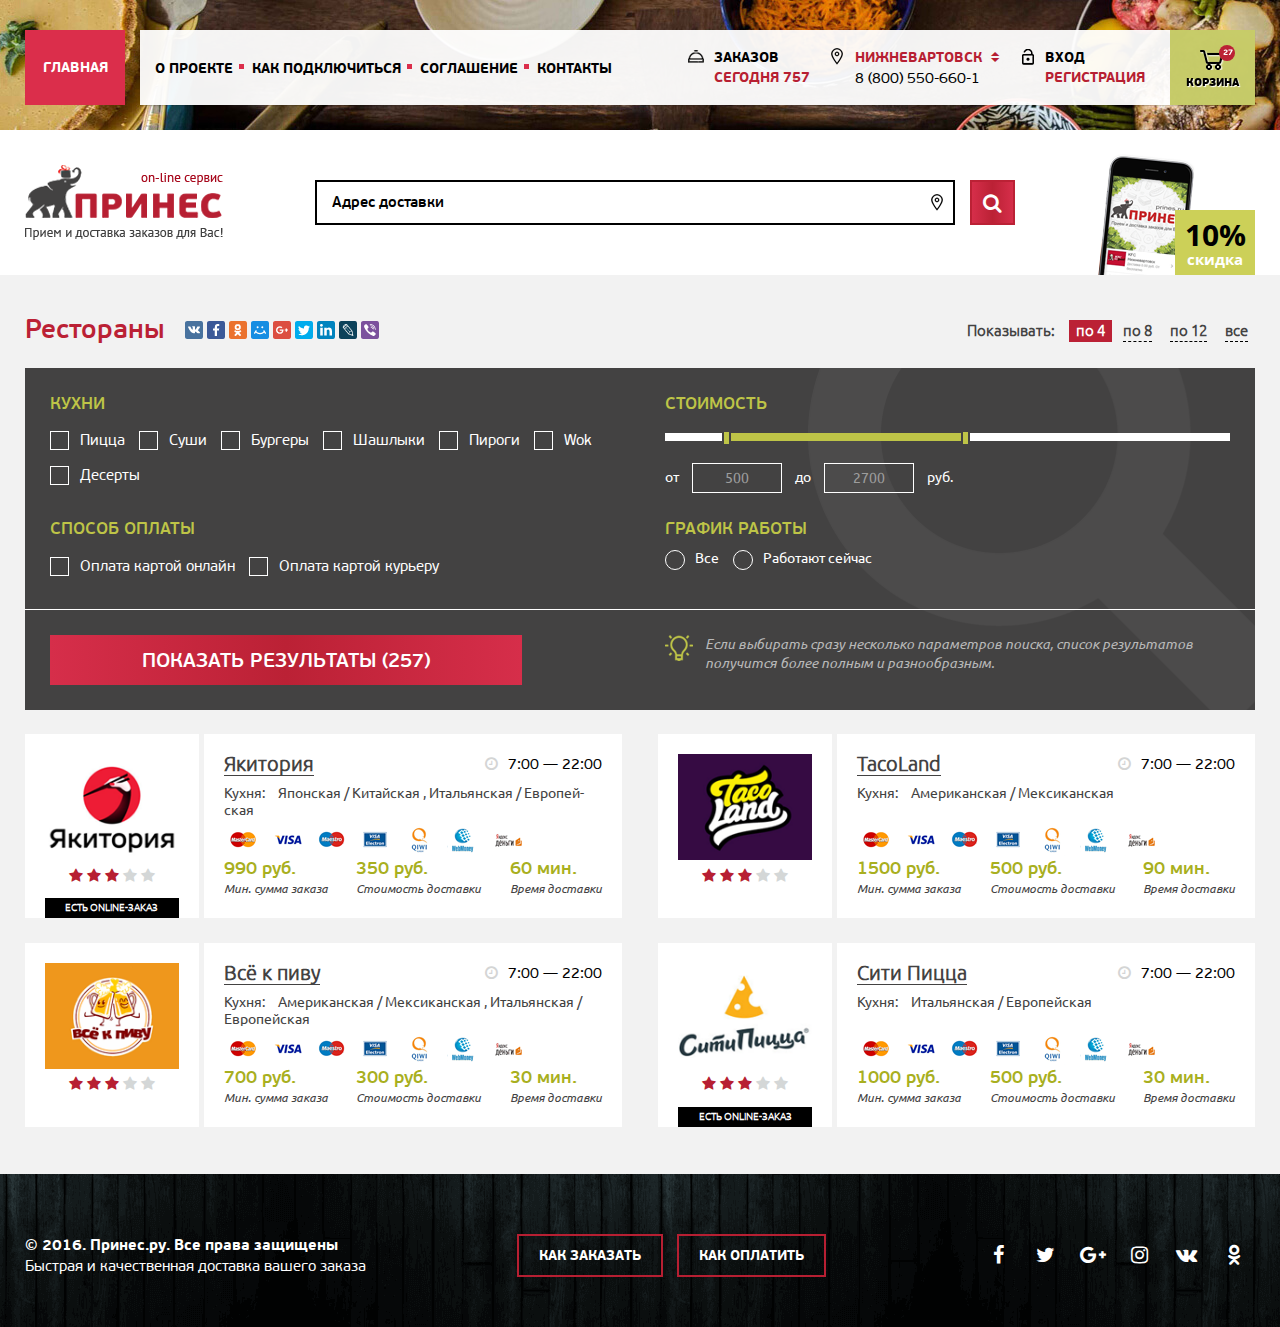
<file: page-restaurants.html>
<!DOCTYPE html>
<html lang="ru">
<head>
    <meta charset="UTF-8">
    <meta name="viewport" content="width=device-width, initial-scale=1.0">
    <title>Рестораны</title>
    <link rel="stylesheet" href="css/font-awesome.min.css">
    <link rel="stylesheet" href="css/jquery-ui.min.css">
    <link rel="stylesheet" href="css/iThing-min.css">
    <link rel="stylesheet" href="css/custom-styles.css"/>
</head>
<body>

<div class="wrapper page-restaurants">

    <header role="banner">

        <div class="wrapper-inner">

            <a href="index.html" class="link-main">Главная</a>

            <div class="header-panel">

                <div class="mobile-panel">
                    <i class="fa fa-bars burger"></i>
                </div>

                <nav>
                    <ul>
                        <li><a href="#">О проекте</a></li>
                        <li><a href="#">Как подключиться</a></li>
                        <li><a href="#">Cоглашение</a></li>
                        <li><a href="#">Контакты</a></li>
                    </ul>
                </nav>

                <div class="orders">
                    <div>ЗАКАЗОВ</div>
                    <div><span>сегодня 757</span></div>
                </div>

                <div class="phones">
                    <div class="controls control-prev">&#9650;</div>
                    <div class="controls control-next">&#9660;</div>
                    <div class="city">

                        <div class="current-city">Нижневартовск</div>
                        <ul>
                            <li>Москва</li>
                            <li>Уды</li>
                            <li>Нижневартовск</li>
                            <li>Харьков</li>
                            <li>Екатеринбург</li>
                        </ul>

                    </div>

                    <ul class="tel">
                        <li><a href="tel:88005506601">8 (050) 123-456-7</a></li>
                        <li><a href="tel:88005506601">8 (066) 660-555-1</a></li>
                        <li class="active"><a href="tel:88005506601">8 (800) 550-660-1</a></li>
                        <li><a href="tel:88005506601">8 (063) 543-760-5</a></li>
                        <li><a href="tel:88005506601">8 (067) 888-888-6</a></li>
                    </ul>
                </div>

                <div class="sign">
                    <a href="#" class="sign-in">Вход</a>
                    <a href="#" class="sign-up">регистрация</a>
                </div>

                <a href="page-cart.html" class="header-cart hvr-buzz-out">
                    <div class="products-number">27</div>
                    Корзина
                </a>

                <div class="cart-popup">

                    <ul>
                        <li class="clearfix">
                            <div class="image-wrap">
                                <img src="source/images/image-dish-1.jpg" alt="">
                            </div>
                            <div class="cart-dish-info">
                                <h4><a href="#">Пицца Супер Барбекю 40 см 1275 г</a></h4>
                                <p class="cost">357 руб.</p>
                            </div>
                            <div class="cart-dish-control">
                                <div class="dishes-counter">
                                    <div class="control decrease"><i class="fa fa-minus"></i></div>
                                    <div class="current-amount">1</div>
                                    <div class="control increase"><i class="fa fa-plus"></i></div>
                                    <label><input type="text"></label>
                                </div>
                                <button class="remove"><i class="fa fa-close"></i>Удалить</button>
                            </div>
                        </li>
                        <li class="clearfix">
                            <div class="image-wrap">
                                <img src="source/images/image-dish-2.jpg" alt="">
                            </div>
                            <div class="cart-dish-info">
                                <h4><a href="#">Картофель по-деревенски 200 г</a></h4>
                                <p class="cost">57 руб.</p>
                            </div>
                            <div class="cart-dish-control">
                                <div class="dishes-counter">
                                    <div class="control decrease"><i class="fa fa-minus"></i></div>
                                    <div class="current-amount">1</div>
                                    <div class="control increase"><i class="fa fa-plus"></i></div>
                                    <label><input type="text"></label>
                                </div>
                                <button class="remove"><i class="fa fa-close"></i>Удалить</button>
                            </div>
                        </li>
                        <li class="clearfix">
                            <div class="image-wrap">
                                <img src="source/images/image-dish-3.jpg" alt="">
                            </div>
                            <div class="cart-dish-info">
                                <h4><a href="#">Нагетсы куриные 7 шт. (коробка) </a></h4>
                                <p class="cost">100 руб.</p>
                            </div>
                            <div class="cart-dish-control">
                                <div class="dishes-counter">
                                    <div class="control decrease"><i class="fa fa-minus"></i></div>
                                    <div class="current-amount">1</div>
                                    <div class="control increase"><i class="fa fa-plus"></i></div>
                                    <label><input type="text"></label>
                                </div>
                                <button class="remove"><i class="fa fa-close"></i>Удалить</button>
                            </div>
                        </li>
                    </ul>

                    <p class="summa">На сумму: <span>10 257</span> руб.</p>

                    <button class="make-order">Оформить заказ</button>
                    <button class="clear-cart">Очистить корзину</button>

                </div>

            </div>

        </div>

    </header>

    <section class="header-secondary">

        <div class="wrapper-inner">

            <a href="index.html" class="logo-secondary"></a>

            <form action="#" class="form-search clearfix">
                <label>
                    <input type="text" placeholder="Адрес доставки">
                </label>
                <button type="submit"><i class="fa fa-search"></i></button>
            </form>

            <a href="#" class="mobile-app-secondary"><div><strong>10%</strong><span>скидка</span></div></a>

        </div>

    </section>

    <div class="wrapper-inner content-block">

        <section class="restaurants-list">

            <div class="list-header clearfix">

                <h1>Рестораны</h1>

                <ul class="social-links">
                    <li><a href="#"></a></li>
                    <li><a href="#"></a></li>
                    <li><a href="#"></a></li>
                    <li><a href="#"></a></li>
                    <li><a href="#"></a></li>
                    <li><a href="#"></a></li>
                    <li><a href="#"></a></li>
                    <li><a href="#"></a></li>
                    <li><a href="#"></a></li>
                </ul>

                <div class="view-filter">

                    <div class="title">Показывать:</div>

                    <div class="filter-choice view-4 active"><span>по 4</span></div>

                    <div class="filter-choice view-8"><span>по 8</span></div>

                    <div class="filter-choice view-12"><span>по 12</span></div>

                    <div class="filter-choice view-all"><span>все</span></div>

                </div>

            </div>

            <form action="#" class="form-filters clearfix">

                <fieldset>

                    <p class="title">КУХНИ</p>

                    <input type="checkbox" id="checkbox-cuisine-1"><label for="checkbox-cuisine-1" class="checkbox-label">Пицца</label>
                    <input type="checkbox" id="checkbox-cuisine-2"><label for="checkbox-cuisine-2" class="checkbox-label">Суши</label>
                    <input type="checkbox" id="checkbox-cuisine-3"><label for="checkbox-cuisine-3" class="checkbox-label">Бургеры</label>
                    <input type="checkbox" id="checkbox-cuisine-4"><label for="checkbox-cuisine-4" class="checkbox-label">Шашлыки</label>
                    <input type="checkbox" id="checkbox-cuisine-5"><label for="checkbox-cuisine-5" class="checkbox-label">Пироги</label>
                    <input type="checkbox" id="checkbox-cuisine-6"><label for="checkbox-cuisine-6" class="checkbox-label">Wok</label>
                    <input type="checkbox" id="checkbox-cuisine-7"><label for="checkbox-cuisine-7" class="checkbox-label">Десерты</label>

                    <p class="title">Способ оплаты</p>

                    <input type="checkbox" id="checkbox-payment-1"><label for="checkbox-payment-1" class="checkbox-label">Оплата картой онлайн</label>
                    <input type="checkbox" id="checkbox-payment-2"><label for="checkbox-payment-2" class="checkbox-label">Оплата картой курьеру</label>

                </fieldset>

                <fieldset class="filter-cost-wrap">

                    <p class="title">Стоимость</p>

                    <div id="filter-cost"></div>
                    <p>
                        <label>от <input type="text" id="min-cost"/></label>
                        <label><br>до <input type="text" id="max-cost"/></label>
                        руб.
                    </p>

                    <p class="title title-hours">График работы</p>

                    <input type="radio" id="filter-hours-1" name="radio-hours"><label for="filter-hours-1" class="radio-label">Все</label>
                    <input type="radio" id="filter-hours-2" name="radio-hours"><label for="filter-hours-2" class="radio-label">Работают сейчас</label>

                </fieldset>

                <fieldset class="filter-submit">

                    <div class="note">
                        Если выбирать сразу несколько параметров поиска, список результатов получится более полным и разнообразным.
                    </div>

                    <button type="submit">Показать результаты (<span>257</span>)</button>

                </fieldset>

            </form>

            <ul class="cards-list clearfix">

                <li class="card card-restaurant clearfix">

                    <div class="card-preview">

                        <a class="image-wrap" href="#">
                            <img src="source/images/logo-restaurant-1.png" alt="">
                        </a>

                        <ul class="rate">
                            <li><i class="fa fa-star filled"></i></li>
                            <li><i class="fa fa-star filled"></i></li>
                            <li><i class="fa fa-star filled"></i></li>
                            <li><i class="fa fa-star"></i></li>
                            <li><i class="fa fa-star"></i></li>
                        </ul>

                        <div class="note-online">есть online-заказ</div>

                    </div>

                    <div class="card-details">

                        <div class="card-details-header clearfix">

                            <h3><a href="#">Якитория</a></h3>

                            <div class="working-hours"><i class="fa fa-clock-o"></i>7:00 — 22:00</div>

                        </div>

                        <div class="cuisine">Кухня: <span class="value">Японская / Китайская , Итальянская / Евро&shy;пей&shy;ская</span></div>

                        <ul class="payment-list">
                            <li></li>
                            <li></li>
                            <li></li>
                            <li></li>
                            <li></li>
                            <li></li>
                            <li></li>
                        </ul>

                        <ul class="parameters">

                            <li>
                                <p><strong>990 руб.</strong></p>
                                <p><small>Мин. сумма заказа</small></p>
                            </li>

                            <li>
                                <p><strong>350 руб.</strong></p>
                                <p><small>Стоимость доставки</small></p>
                            </li>

                            <li>
                                <p><strong>60 мин.</strong></p>
                                <p><small>Время доставки</small></p>
                            </li>

                        </ul>

                    </div>

                </li>

                <li class="card card-restaurant clearfix">

                    <div class="card-preview">

                        <a class="image-wrap" href="#">
                            <img src="source/images/logo-restaurant-2.png" alt="">
                        </a>

                        <ul class="rate">
                            <li><i class="fa fa-star filled"></i></li>
                            <li><i class="fa fa-star filled"></i></li>
                            <li><i class="fa fa-star filled"></i></li>
                            <li><i class="fa fa-star empty"></i></li>
                            <li><i class="fa fa-star empty"></i></li>
                        </ul>

                    </div>

                    <div class="card-details">

                        <div class="card-details-header clearfix">

                            <h3><a href="#">TacoLand</a></h3>

                            <div class="working-hours"><i class="fa fa-clock-o"></i>7:00 — 22:00</div>

                        </div>

                        <div class="cuisine">Кухня: <span class="value">Американская / Мексиканская</span></div>

                        <ul class="payment-list">
                            <li></li>
                            <li></li>
                            <li></li>
                            <li></li>
                            <li></li>
                            <li></li>
                            <li></li>
                        </ul>

                        <ul class="parameters">

                            <li>
                                <p><strong>1500 руб.</strong></p>
                                <p><small>Мин. сумма заказа</small></p>
                            </li>

                            <li>
                                <p><strong>500 руб.</strong></p>
                                <p><small>Стоимость доставки</small></p>
                            </li>

                            <li>
                                <p><strong>90 мин.</strong></p>
                                <p><small>Время доставки</small></p>
                            </li>

                        </ul>


                    </div>

                </li>

                <li class="card card-restaurant clearfix">

                    <div class="card-preview">

                        <a class="image-wrap" href="#">
                            <img src="source/images/logo-restaurant-3.png" alt="">
                        </a>

                        <ul class="rate">
                            <li><i class="fa fa-star filled"></i></li>
                            <li><i class="fa fa-star filled"></i></li>
                            <li><i class="fa fa-star filled"></i></li>
                            <li><i class="fa fa-star empty"></i></li>
                            <li><i class="fa fa-star empty"></i></li>
                        </ul>

                    </div>

                    <div class="card-details">

                        <div class="card-details-header clearfix">

                            <h3><a href="#">Всё к пиву</a></h3>

                            <div class="working-hours"><i class="fa fa-clock-o"></i>7:00 — 22:00</div>

                        </div>

                        <div class="cuisine">Кухня: <span class="value">Американская / Мексиканская , Итальянская / Европейская</span></div>

                        <ul class="payment-list">
                            <li></li>
                            <li></li>
                            <li></li>
                            <li></li>
                            <li></li>
                            <li></li>
                            <li></li>
                        </ul>

                        <ul class="parameters">

                            <li>
                                <p><strong>700 руб.</strong></p>
                                <p><small>Мин. сумма заказа</small></p>
                            </li>

                            <li>
                                <p><strong>300 руб.</strong></p>
                                <p><small>Стоимость доставки</small></p>
                            </li>

                            <li>
                                <p><strong>30 мин.</strong></p>
                                <p><small>Время доставки</small></p>
                            </li>

                        </ul>

                    </div>

                </li>

                <li class="card card-restaurant clearfix">

                    <div class="card-preview">

                        <a class="image-wrap" href="#">
                            <img src="source/images/logo-restaurant-4.png" alt="">
                        </a>

                        <ul class="rate">
                            <li><i class="fa fa-star filled"></i></li>
                            <li><i class="fa fa-star filled"></i></li>
                            <li><i class="fa fa-star filled"></i></li>
                            <li><i class="fa fa-star empty"></i></li>
                            <li><i class="fa fa-star empty"></i></li>
                        </ul>

                        <div class="note-online">есть online-заказ</div>

                    </div>

                    <div class="card-details">

                        <div class="card-details-header clearfix">

                            <h3><a href="#">Сити Пицца</a></h3>

                            <div class="working-hours"><i class="fa fa-clock-o"></i>7:00 — 22:00</div>

                        </div>

                        <div class="cuisine">Кухня: <span class="value">Итальянская / Европейская</span></div>

                        <ul class="payment-list">
                            <li></li>
                            <li></li>
                            <li></li>
                            <li></li>
                            <li></li>
                            <li></li>
                            <li></li>
                        </ul>

                        <ul class="parameters">

                            <li>
                                <p><strong>1000 руб.</strong></p>
                                <p><small>Мин. сумма заказа</small></p>
                            </li>

                            <li>
                                <p><strong>500 руб.</strong></p>
                                <p><small>Стоимость доставки</small></p>
                            </li>

                            <li>
                                <p><strong>30 мин.</strong></p>
                                <p><small>Время доставки</small></p>
                            </li>

                        </ul>

                    </div>

                </li>

                <li class="card card-restaurant clearfix hidden">

                    <div class="card-preview">

                        <a class="image-wrap" href="#">
                            <img src="source/images/logo-restaurant-1.png" alt="">
                        </a>

                        <ul class="rate">
                            <li><i class="fa fa-star filled"></i></li>
                            <li><i class="fa fa-star filled"></i></li>
                            <li><i class="fa fa-star filled"></i></li>
                            <li><i class="fa fa-star empty"></i></li>
                            <li><i class="fa fa-star empty"></i></li>
                        </ul>

                        <div class="note-online">есть online-заказ</div>

                    </div>

                    <div class="card-details">

                        <div class="card-details-header clearfix">

                            <h3><a href="#">Якитория</a></h3>

                            <div class="working-hours"><i class="fa fa-clock-o"></i>7:00 — 22:00</div>

                        </div>

                        <div class="cuisine">Кухня: <span class="value">Японская / Китайская , Итальянская / Европейская</span></div>

                        <ul class="payment-list">
                            <li></li>
                            <li></li>
                            <li></li>
                            <li></li>
                            <li></li>
                            <li></li>
                            <li></li>
                        </ul>

                        <ul class="parameters">

                            <li>
                                <p><strong>990 руб.</strong></p>
                                <p><small>Мин. сумма заказа</small></p>
                            </li>

                            <li>
                                <p><strong>350 руб.</strong></p>
                                <p><small>Стоимость доставки</small></p>
                            </li>

                            <li>
                                <p><strong>60 мин.</strong></p>
                                <p><small>Время доставки</small></p>
                            </li>

                        </ul>

                    </div>

                </li>

                <li class="card card-restaurant clearfix hidden">

                    <div class="card-preview">

                        <a class="image-wrap" href="#">
                            <img src="source/images/logo-restaurant-2.png" alt="">
                        </a>

                        <ul class="rate">
                            <li><i class="fa fa-star filled"></i></li>
                            <li><i class="fa fa-star filled"></i></li>
                            <li><i class="fa fa-star filled"></i></li>
                            <li><i class="fa fa-star empty"></i></li>
                            <li><i class="fa fa-star empty"></i></li>
                        </ul>

                    </div>

                    <div class="card-details">

                        <div class="card-details-header clearfix">

                            <h3><a href="#">TacoLand</a></h3>

                            <div class="working-hours"><i class="fa fa-clock-o"></i>7:00 — 22:00</div>

                        </div>

                        <div class="cuisine">Кухня: <span class="value">Американская / Мексиканская</span></div>

                        <ul class="payment-list">
                            <li></li>
                            <li></li>
                            <li></li>
                            <li></li>
                            <li></li>
                            <li></li>
                            <li></li>
                        </ul>

                        <ul class="parameters">

                            <li>
                                <p><strong>1500 руб.</strong></p>
                                <p><small>Мин. сумма заказа</small></p>
                            </li>

                            <li>
                                <p><strong>500 руб.</strong></p>
                                <p><small>Стоимость доставки</small></p>
                            </li>

                            <li>
                                <p><strong>90 мин.</strong></p>
                                <p><small>Время доставки</small></p>
                            </li>

                        </ul>


                    </div>

                </li>

                <li class="card card-restaurant clearfix hidden">

                    <div class="card-preview">

                        <a class="image-wrap" href="#">
                            <img src="source/images/logo-restaurant-3.png" alt="">
                        </a>

                        <ul class="rate">
                            <li><i class="fa fa-star filled"></i></li>
                            <li><i class="fa fa-star filled"></i></li>
                            <li><i class="fa fa-star filled"></i></li>
                            <li><i class="fa fa-star empty"></i></li>
                            <li><i class="fa fa-star empty"></i></li>
                        </ul>

                    </div>

                    <div class="card-details">

                        <div class="card-details-header clearfix">

                            <h3><a href="#">Всё к пиву</a></h3>

                            <div class="working-hours"><i class="fa fa-clock-o"></i>7:00 — 22:00</div>

                        </div>

                        <div class="cuisine">Кухня: <span class="value">Американская / Мексиканская , Итальянская / Европейская</span></div>

                        <ul class="payment-list">
                            <li></li>
                            <li></li>
                            <li></li>
                            <li></li>
                            <li></li>
                            <li></li>
                            <li></li>
                        </ul>

                        <ul class="parameters">

                            <li>
                                <p><strong>700 руб.</strong></p>
                                <p><small>Мин. сумма заказа</small></p>
                            </li>

                            <li>
                                <p><strong>300 руб.</strong></p>
                                <p><small>Стоимость доставки</small></p>
                            </li>

                            <li>
                                <p><strong>30 мин.</strong></p>
                                <p><small>Время доставки</small></p>
                            </li>

                        </ul>

                    </div>

                </li>

                <li class="card card-restaurant clearfix hidden">

                    <div class="card-preview">

                        <a class="image-wrap" href="#">
                            <img src="source/images/logo-restaurant-4.png" alt="">
                        </a>

                        <ul class="rate">
                            <li><i class="fa fa-star filled"></i></li>
                            <li><i class="fa fa-star filled"></i></li>
                            <li><i class="fa fa-star filled"></i></li>
                            <li><i class="fa fa-star empty"></i></li>
                            <li><i class="fa fa-star empty"></i></li>
                        </ul>

                        <div class="note-online">есть online-заказ</div>

                    </div>

                    <div class="card-details">

                        <div class="card-details-header clearfix">

                            <h3><a href="#">Сити Пицца</a></h3>

                            <div class="working-hours"><i class="fa fa-clock-o"></i>7:00 — 22:00</div>

                        </div>

                        <div class="cuisine">Кухня: <span class="value">Итальянская / Европейская</span></div>

                        <ul class="payment-list">
                            <li></li>
                            <li></li>
                            <li></li>
                            <li></li>
                            <li></li>
                            <li></li>
                            <li></li>
                        </ul>

                        <ul class="parameters">

                            <li>
                                <p><strong>1000 руб.</strong></p>
                                <p><small>Мин. сумма заказа</small></p>
                            </li>

                            <li>
                                <p><strong>500 руб.</strong></p>
                                <p><small>Стоимость доставки</small></p>
                            </li>

                            <li>
                                <p><strong>30 мин.</strong></p>
                                <p><small>Время доставки</small></p>
                            </li>

                        </ul>

                    </div>

                </li>

                <li class="card card-restaurant clearfix hidden">

                    <div class="card-preview">

                        <a class="image-wrap" href="#">
                            <img src="source/images/logo-restaurant-1.png" alt="">
                        </a>

                        <ul class="rate">
                            <li><i class="fa fa-star filled"></i></li>
                            <li><i class="fa fa-star filled"></i></li>
                            <li><i class="fa fa-star filled"></i></li>
                            <li><i class="fa fa-star empty"></i></li>
                            <li><i class="fa fa-star empty"></i></li>
                        </ul>

                        <div class="note-online">есть online-заказ</div>

                    </div>

                    <div class="card-details">

                        <div class="card-details-header clearfix">

                            <h3><a href="#">Якитория</a></h3>

                            <div class="working-hours"><i class="fa fa-clock-o"></i>7:00 — 22:00</div>

                        </div>

                        <div class="cuisine">Кухня: <span class="value">Японская / Китайская , Итальянская / Европейская</span></div>

                        <ul class="payment-list">
                            <li></li>
                            <li></li>
                            <li></li>
                            <li></li>
                            <li></li>
                            <li></li>
                            <li></li>
                        </ul>

                        <ul class="parameters">

                            <li>
                                <p><strong>990 руб.</strong></p>
                                <p><small>Мин. сумма заказа</small></p>
                            </li>

                            <li>
                                <p><strong>350 руб.</strong></p>
                                <p><small>Стоимость доставки</small></p>
                            </li>

                            <li>
                                <p><strong>60 мин.</strong></p>
                                <p><small>Время доставки</small></p>
                            </li>

                        </ul>

                    </div>

                </li>

                <li class="card card-restaurant clearfix hidden">

                    <div class="card-preview">

                        <a class="image-wrap" href="#">
                            <img src="source/images/logo-restaurant-2.png" alt="">
                        </a>

                        <ul class="rate">
                            <li><i class="fa fa-star filled"></i></li>
                            <li><i class="fa fa-star filled"></i></li>
                            <li><i class="fa fa-star filled"></i></li>
                            <li><i class="fa fa-star empty"></i></li>
                            <li><i class="fa fa-star empty"></i></li>
                        </ul>

                    </div>

                    <div class="card-details">

                        <div class="card-details-header clearfix">

                            <h3><a href="#">TacoLand</a></h3>

                            <div class="working-hours"><i class="fa fa-clock-o"></i>7:00 — 22:00</div>

                        </div>

                        <div class="cuisine">Кухня: <span class="value">Американская / Мексиканская</span></div>

                        <ul class="payment-list">
                            <li></li>
                            <li></li>
                            <li></li>
                            <li></li>
                            <li></li>
                            <li></li>
                            <li></li>
                        </ul>

                        <ul class="parameters">

                            <li>
                                <p><strong>1500 руб.</strong></p>
                                <p><small>Мин. сумма заказа</small></p>
                            </li>

                            <li>
                                <p><strong>500 руб.</strong></p>
                                <p><small>Стоимость доставки</small></p>
                            </li>

                            <li>
                                <p><strong>90 мин.</strong></p>
                                <p><small>Время доставки</small></p>
                            </li>

                        </ul>


                    </div>

                </li>

                <li class="card card-restaurant clearfix hidden">

                    <div class="card-preview">

                        <a class="image-wrap" href="#">
                            <img src="source/images/logo-restaurant-3.png" alt="">
                        </a>

                        <ul class="rate">
                            <li><i class="fa fa-star filled"></i></li>
                            <li><i class="fa fa-star filled"></i></li>
                            <li><i class="fa fa-star filled"></i></li>
                            <li><i class="fa fa-star empty"></i></li>
                            <li><i class="fa fa-star empty"></i></li>
                        </ul>

                    </div>

                    <div class="card-details">

                        <div class="card-details-header clearfix">

                            <h3><a href="#">Всё к пиву</a></h3>

                            <div class="working-hours"><i class="fa fa-clock-o"></i>7:00 — 22:00</div>

                        </div>

                        <div class="cuisine">Кухня: <span class="value">Американская / Мексиканская , Итальянская / Европейская</span></div>

                        <ul class="payment-list">
                            <li></li>
                            <li></li>
                            <li></li>
                            <li></li>
                            <li></li>
                            <li></li>
                            <li></li>
                        </ul>

                        <ul class="parameters">

                            <li>
                                <p><strong>700 руб.</strong></p>
                                <p><small>Мин. сумма заказа</small></p>
                            </li>

                            <li>
                                <p><strong>300 руб.</strong></p>
                                <p><small>Стоимость доставки</small></p>
                            </li>

                            <li>
                                <p><strong>30 мин.</strong></p>
                                <p><small>Время доставки</small></p>
                            </li>

                        </ul>

                    </div>

                </li>

                <li class="card card-restaurant clearfix hidden">

                    <div class="card-preview">

                        <a class="image-wrap" href="#">
                            <img src="source/images/logo-restaurant-4.png" alt="">
                        </a>

                        <ul class="rate">
                            <li><i class="fa fa-star filled"></i></li>
                            <li><i class="fa fa-star filled"></i></li>
                            <li><i class="fa fa-star filled"></i></li>
                            <li><i class="fa fa-star empty"></i></li>
                            <li><i class="fa fa-star empty"></i></li>
                        </ul>

                        <div class="note-online">есть online-заказ</div>

                    </div>

                    <div class="card-details">

                        <div class="card-details-header clearfix">

                            <h3><a href="#">Сити Пицца</a></h3>

                            <div class="working-hours"><i class="fa fa-clock-o"></i>7:00 — 22:00</div>

                        </div>

                        <div class="cuisine">Кухня: <span class="value">Итальянская / Европейская</span></div>

                        <ul class="payment-list">
                            <li></li>
                            <li></li>
                            <li></li>
                            <li></li>
                            <li></li>
                            <li></li>
                            <li></li>
                        </ul>

                        <ul class="parameters">

                            <li>
                                <p><strong>1000 руб.</strong></p>
                                <p><small>Мин. сумма заказа</small></p>
                            </li>

                            <li>
                                <p><strong>500 руб.</strong></p>
                                <p><small>Стоимость доставки</small></p>
                            </li>

                            <li>
                                <p><strong>30 мин.</strong></p>
                                <p><small>Время доставки</small></p>
                            </li>

                        </ul>

                    </div>

                </li>

                <li class="card card-restaurant clearfix hidden">

                    <div class="card-preview">

                        <a class="image-wrap" href="#">
                            <img src="source/images/logo-restaurant-1.png" alt="">
                        </a>

                        <ul class="rate">
                            <li><i class="fa fa-star filled"></i></li>
                            <li><i class="fa fa-star filled"></i></li>
                            <li><i class="fa fa-star filled"></i></li>
                            <li><i class="fa fa-star empty"></i></li>
                            <li><i class="fa fa-star empty"></i></li>
                        </ul>

                        <div class="note-online">есть online-заказ</div>

                    </div>

                    <div class="card-details">

                        <div class="card-details-header clearfix">

                            <h3><a href="#">Якитория</a></h3>

                            <div class="working-hours"><i class="fa fa-clock-o"></i>7:00 — 22:00</div>

                        </div>

                        <div class="cuisine">Кухня: <span class="value">Японская / Китайская , Итальянская / Европейская</span></div>

                        <ul class="payment-list">
                            <li></li>
                            <li></li>
                            <li></li>
                            <li></li>
                            <li></li>
                            <li></li>
                            <li></li>
                        </ul>

                        <ul class="parameters">

                            <li>
                                <p><strong>990 руб.</strong></p>
                                <p><small>Мин. сумма заказа</small></p>
                            </li>

                            <li>
                                <p><strong>350 руб.</strong></p>
                                <p><small>Стоимость доставки</small></p>
                            </li>

                            <li>
                                <p><strong>60 мин.</strong></p>
                                <p><small>Время доставки</small></p>
                            </li>

                        </ul>

                    </div>

                </li>

                <li class="card card-restaurant clearfix hidden">

                    <div class="card-preview">

                        <a class="image-wrap" href="#">
                            <img src="source/images/logo-restaurant-2.png" alt="">
                        </a>

                        <ul class="rate">
                            <li><i class="fa fa-star filled"></i></li>
                            <li><i class="fa fa-star filled"></i></li>
                            <li><i class="fa fa-star filled"></i></li>
                            <li><i class="fa fa-star empty"></i></li>
                            <li><i class="fa fa-star empty"></i></li>
                        </ul>

                    </div>

                    <div class="card-details">

                        <div class="card-details-header clearfix">

                            <h3><a href="#">TacoLand</a></h3>

                            <div class="working-hours"><i class="fa fa-clock-o"></i>7:00 — 22:00</div>

                        </div>

                        <div class="cuisine">Кухня: <span class="value">Американская / Мексиканская</span></div>

                        <ul class="payment-list">
                            <li></li>
                            <li></li>
                            <li></li>
                            <li></li>
                            <li></li>
                            <li></li>
                            <li></li>
                        </ul>

                        <ul class="parameters">

                            <li>
                                <p><strong>1500 руб.</strong></p>
                                <p><small>Мин. сумма заказа</small></p>
                            </li>

                            <li>
                                <p><strong>500 руб.</strong></p>
                                <p><small>Стоимость доставки</small></p>
                            </li>

                            <li>
                                <p><strong>90 мин.</strong></p>
                                <p><small>Время доставки</small></p>
                            </li>

                        </ul>


                    </div>

                </li>

                <li class="card card-restaurant clearfix hidden">

                    <div class="card-preview">

                        <a class="image-wrap" href="#">
                            <img src="source/images/logo-restaurant-3.png" alt="">
                        </a>

                        <ul class="rate">
                            <li><i class="fa fa-star filled"></i></li>
                            <li><i class="fa fa-star filled"></i></li>
                            <li><i class="fa fa-star filled"></i></li>
                            <li><i class="fa fa-star empty"></i></li>
                            <li><i class="fa fa-star empty"></i></li>
                        </ul>

                    </div>

                    <div class="card-details">

                        <div class="card-details-header clearfix">

                            <h3><a href="#">Всё к пиву</a></h3>

                            <div class="working-hours"><i class="fa fa-clock-o"></i>7:00 — 22:00</div>

                        </div>

                        <div class="cuisine">Кухня: <span class="value">Американская / Мексиканская , Итальянская / Европейская</span></div>

                        <ul class="payment-list">
                            <li></li>
                            <li></li>
                            <li></li>
                            <li></li>
                            <li></li>
                            <li></li>
                            <li></li>
                        </ul>

                        <ul class="parameters">

                            <li>
                                <p><strong>700 руб.</strong></p>
                                <p><small>Мин. сумма заказа</small></p>
                            </li>

                            <li>
                                <p><strong>300 руб.</strong></p>
                                <p><small>Стоимость доставки</small></p>
                            </li>

                            <li>
                                <p><strong>30 мин.</strong></p>
                                <p><small>Время доставки</small></p>
                            </li>

                        </ul>

                    </div>

                </li>

                <li class="card card-restaurant clearfix hidden">

                    <div class="card-preview">

                        <a class="image-wrap" href="#">
                            <img src="source/images/logo-restaurant-4.png" alt="">
                        </a>

                        <ul class="rate">
                            <li><i class="fa fa-star filled"></i></li>
                            <li><i class="fa fa-star filled"></i></li>
                            <li><i class="fa fa-star filled"></i></li>
                            <li><i class="fa fa-star empty"></i></li>
                            <li><i class="fa fa-star empty"></i></li>
                        </ul>

                        <div class="note-online">есть online-заказ</div>

                    </div>

                    <div class="card-details">

                        <div class="card-details-header clearfix">

                            <h3><a href="#">Сити Пицца</a></h3>

                            <div class="working-hours"><i class="fa fa-clock-o"></i>7:00 — 22:00</div>

                        </div>

                        <div class="cuisine">Кухня: <span class="value">Итальянская / Европейская</span></div>

                        <ul class="payment-list">
                            <li></li>
                            <li></li>
                            <li></li>
                            <li></li>
                            <li></li>
                            <li></li>
                            <li></li>
                        </ul>

                        <ul class="parameters">

                            <li>
                                <p><strong>1000 руб.</strong></p>
                                <p><small>Мин. сумма заказа</small></p>
                            </li>

                            <li>
                                <p><strong>500 руб.</strong></p>
                                <p><small>Стоимость доставки</small></p>
                            </li>

                            <li>
                                <p><strong>30 мин.</strong></p>
                                <p><small>Время доставки</small></p>
                            </li>

                        </ul>

                    </div>

                </li>

            </ul>

        </section>

    </div>

    <footer role="contentinfo">

        <div class="wrapper-inner">

            <div class="copyrights">
                <p><span>© 2016. Принес.ру. Все права защищены</span></p>
                <p>Быстрая и качественная доставка вашего заказа</p>
            </div>

            <div class="buttons">
                <button class="button-empty how-order">Как заказать</button>
                <button class="button-empty how-pay">как оплатить</button>
            </div>

            <ul class="social-links">
                <li><a href="#"><i class="fa fa-facebook"></i></a></li>
                <li><a href="#"><i class="fa fa-twitter"></i></a></li>
                <li><a href="#"><i class="fa fa-google-plus"></i></a></li>
                <li><a href="#"><i class="fa fa-instagram"></i></a></li>
                <li><a href="#"><i class="fa fa-vk"></i></a></li>
                <li><a href="#"><i class="fa fa-odnoklassniki"></i></a></li>
            </ul>

        </div>

    </footer>

</div>

<script src="js/jquery-3.1.1.min.js"></script>
<script src="js/jquery-ui.min.js"></script>
<script src="js/jQRangeSlider-min.js"></script>
<script src="js/custom-scripts.js"></script>
</body>
</html>
</file>
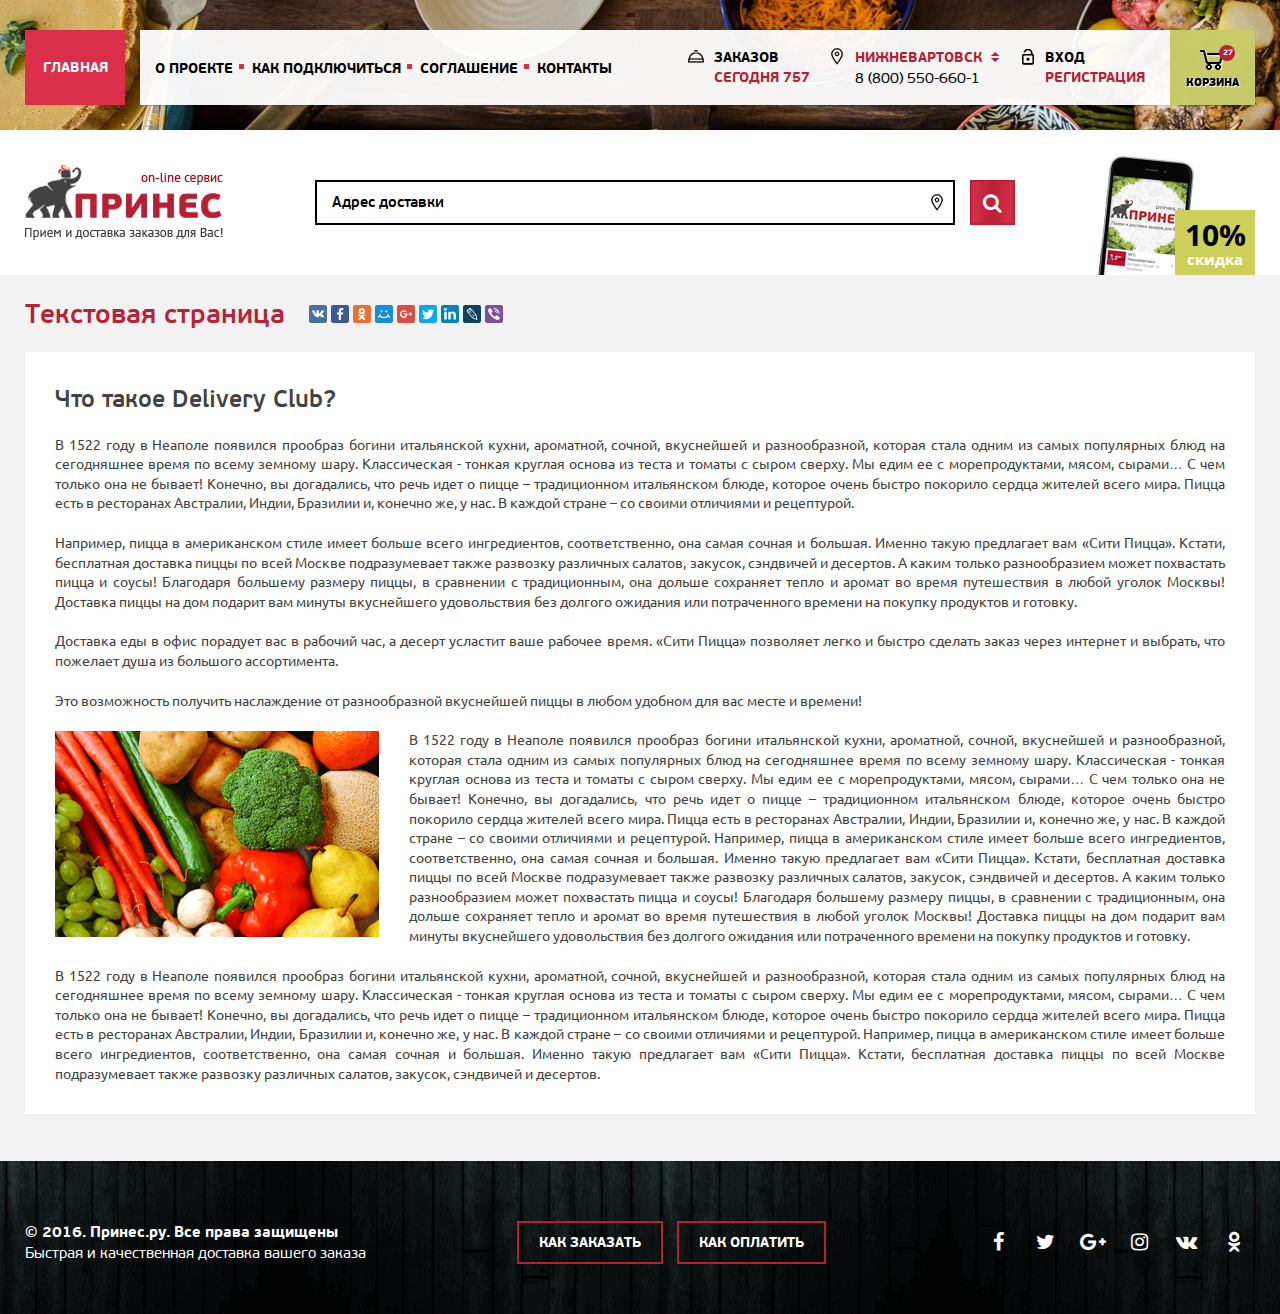
<file: page-text.html>
<!DOCTYPE html>
<html lang="ru">
<head>
    <meta charset="UTF-8">
    <meta name="viewport" content="width=device-width, initial-scale=1.0">
    <title>Текстовая страница</title>
    <link rel="stylesheet" href="css/font-awesome.min.css">
    <link rel="stylesheet" href="css/custom-styles.css"/>
</head>
<body>

<div class="wrapper page-text">

    <header role="banner">

        <div class="wrapper-inner">

            <a href="index.html" class="link-main">Главная</a>

            <div class="header-panel">

                <div class="mobile-panel">
                    <i class="fa fa-bars burger"></i>
                </div>

                <nav>
                    <ul>
                        <li><a href="#">О проекте</a></li>
                        <li><a href="#">Как подключиться</a></li>
                        <li><a href="#">Cоглашение</a></li>
                        <li><a href="#">Контакты</a></li>
                    </ul>
                </nav>

                <div class="orders">
                    <div>ЗАКАЗОВ</div>
                    <div><span>сегодня 757</span></div>
                </div>

                <div class="phones">
                    <div class="controls control-prev">&#9650;</div>
                    <div class="controls control-next">&#9660;</div>
                    <div class="city">

                        <div class="current-city">Нижневартовск</div>
                        <ul>
                            <li>Москва</li>
                            <li>Уды</li>
                            <li>Нижневартовск</li>
                            <li>Харьков</li>
                            <li>Екатеринбург</li>
                        </ul>

                    </div>

                    <ul class="tel">
                        <li><a href="tel:88005506601">8 (050) 123-456-7</a></li>
                        <li><a href="tel:88005506601">8 (066) 660-555-1</a></li>
                        <li class="active"><a href="tel:88005506601">8 (800) 550-660-1</a></li>
                        <li><a href="tel:88005506601">8 (063) 543-760-5</a></li>
                        <li><a href="tel:88005506601">8 (067) 888-888-6</a></li>
                    </ul>
                </div>

                <div class="sign">
                    <a href="#" class="sign-in">Вход</a>
                    <a href="#" class="sign-up">регистрация</a>
                </div>

                <a href="page-cart.html" class="header-cart hvr-buzz-out">
                    <div class="products-number">27</div>
                    Корзина
                </a>

                <div class="cart-popup">

                    <ul>
                        <li class="clearfix">
                            <div class="image-wrap">
                                <img src="source/images/image-dish-1.jpg" alt="">
                            </div>
                            <div class="cart-dish-info">
                                <h4><a href="#">Пицца Супер Барбекю 40 см 1275 г</a></h4>
                                <p class="cost">357 руб.</p>
                            </div>
                            <div class="cart-dish-control">
                                <div class="dishes-counter">
                                    <div class="control decrease"><i class="fa fa-minus"></i></div>
                                    <div class="current-amount">1</div>
                                    <div class="control increase"><i class="fa fa-plus"></i></div>
                                    <label><input type="text"></label>
                                </div>
                                <button class="remove"><i class="fa fa-close"></i>Удалить</button>
                            </div>
                        </li>
                        <li class="clearfix">
                            <div class="image-wrap">
                                <img src="source/images/image-dish-2.jpg" alt="">
                            </div>
                            <div class="cart-dish-info">
                                <h4><a href="#">Картофель по-деревенски 200 г</a></h4>
                                <p class="cost">57 руб.</p>
                            </div>
                            <div class="cart-dish-control">
                                <div class="dishes-counter">
                                    <div class="control decrease"><i class="fa fa-minus"></i></div>
                                    <div class="current-amount">1</div>
                                    <div class="control increase"><i class="fa fa-plus"></i></div>
                                    <label><input type="text"></label>
                                </div>
                                <button class="remove"><i class="fa fa-close"></i>Удалить</button>
                            </div>
                        </li>
                        <li class="clearfix">
                            <div class="image-wrap">
                                <img src="source/images/image-dish-3.jpg" alt="">
                            </div>
                            <div class="cart-dish-info">
                                <h4><a href="#">Нагетсы куриные 7 шт. (коробка) </a></h4>
                                <p class="cost">100 руб.</p>
                            </div>
                            <div class="cart-dish-control">
                                <div class="dishes-counter">
                                    <div class="control decrease"><i class="fa fa-minus"></i></div>
                                    <div class="current-amount">1</div>
                                    <div class="control increase"><i class="fa fa-plus"></i></div>
                                    <label><input type="text"></label>
                                </div>
                                <button class="remove"><i class="fa fa-close"></i>Удалить</button>
                            </div>
                        </li>
                    </ul>

                    <p class="summa">На сумму: <span>10 257</span> руб.</p>

                    <button class="make-order">Оформить заказ</button>
                    <button class="clear-cart">Очистить корзину</button>

                </div>

            </div>

        </div>

    </header>

    <section class="header-secondary">

        <div class="wrapper-inner">

            <a href="index.html" class="logo-secondary"></a>

            <form action="#" class="form-search clearfix">
                <label>
                    <input type="text" placeholder="Адрес доставки">
                </label>
                <button type="submit"><i class="fa fa-search"></i></button>
            </form>

            <a href="#" class="mobile-app-secondary"><div><strong>10%</strong><span>скидка</span></div></a>

        </div>

    </section>

    <div class="wrapper-inner content-block">

        <div class="list-header content-header clearfix">

            <h1>Текстовая страница</h1>

            <ul class="social-links">
                <li><a href="#"></a></li>
                <li><a href="#"></a></li>
                <li><a href="#"></a></li>
                <li><a href="#"></a></li>
                <li><a href="#"></a></li>
                <li><a href="#"></a></li>
                <li><a href="#"></a></li>
                <li><a href="#"></a></li>
                <li><a href="#"></a></li>
            </ul>

        </div>

        <article>

            <h2>Что такое Delivery Club?</h2>

            <p>
                В 1522 году в Неаполе появился прообраз богини итальянской кухни, ароматной, сочной, вкуснейшей и разнообразной, которая стала одним из самых популярных блюд на сегодняшнее время по всему земному шару. Классическая -  тонкая круглая основа из теста и томаты с сыром сверху. Мы едим ее с морепродуктами, мясом, сырами… С чем только она не бывает! Конечно, вы догадались, что речь идет о пицце – традиционном итальянском блюде, которое очень быстро покорило сердца жителей всего мира. Пицца есть в ресторанах Австралии, Индии, Бразилии и, конечно же, у нас. В каждой стране – со своими отличиями и рецептурой.
            </p>

            <p>
                Например, пицца в американском стиле имеет больше всего ингредиентов, соответственно, она самая сочная и большая. Именно такую предлагает вам «Сити Пицца». Кстати, бесплатная доставка пиццы по всей Москве подразумевает также развозку различных салатов, закусок, сэндвичей и десертов. А каким только разнообразием может похвастать пицца и соусы! Благодаря большему размеру пиццы, в сравнении с традиционным, она дольше сохраняет  тепло и аромат во время путешествия в любой уголок Москвы! Доставка пиццы на дом подарит вам минуты вкуснейшего удовольствия без долгого ожидания или потраченного времени на покупку продуктов и готовку.
            </p>

            <p>
                Доставка еды в офис порадует вас в рабочий час, а десерт усластит ваше рабочее время. «Сити Пицца» позволяет легко и быстро сделать заказ через интернет и выбрать, что пожелает душа из большого ассортимента.
            </p>

            <p>
                Это возможность получить наслаждение от разнообразной вкуснейшей пиццы в любом удобном для вас месте и времени!
            </p>

            <img src="source/images/image-text-page.png" alt="">

            <p>
                В 1522 году в Неаполе появился прообраз богини итальянской кухни, ароматной, сочной, вкуснейшей и разнообразной, которая стала одним из самых популярных блюд на сегодняшнее время по всему земному шару. Классическая -  тонкая круглая основа из теста и томаты с сыром сверху. Мы едим ее с морепродуктами, мясом, сырами… С чем только она не бывает! Конечно, вы догадались, что речь идет о пицце – традиционном итальянском блюде, которое очень быстро покорило сердца жителей всего мира. Пицца есть в ресторанах Австралии, Индии, Бразилии и, конечно же, у нас. В каждой стране – со своими отличиями и рецептурой. Например, пицца в американском стиле имеет больше всего ингредиентов, соответственно, она самая сочная и большая. Именно такую предлагает вам «Сити Пицца». Кстати, бесплатная доставка пиццы по всей Москве подразумевает также развозку различных салатов, закусок, сэндвичей и десертов. А каким только разнообразием может похвастать пицца и соусы! Благодаря большему размеру пиццы, в сравнении с традиционным, она дольше сохраняет  тепло и аромат во время путешествия в любой уголок Москвы! Доставка пиццы на дом подарит вам минуты вкуснейшего удовольствия без долгого ожидания или потраченного времени на покупку продуктов и готовку.
            </p>

            <p>
                В 1522 году в Неаполе появился прообраз богини итальянской кухни, ароматной, сочной, вкуснейшей и разнообразной, которая стала одним из самых популярных блюд на сегодняшнее время по всему земному шару. Классическая -  тонкая круглая основа из теста и томаты с сыром сверху. Мы едим ее с морепродуктами, мясом, сырами… С чем только она не бывает! Конечно, вы догадались, что речь идет о пицце – традиционном итальянском блюде, которое очень быстро покорило сердца жителей всего мира. Пицца есть в ресторанах Австралии, Индии, Бразилии и, конечно же, у нас. В каждой стране – со своими отличиями и рецептурой. Например, пицца в американском стиле имеет больше всего ингредиентов, соответственно, она самая сочная и большая. Именно такую предлагает вам «Сити Пицца». Кстати, бесплатная доставка пиццы по всей Москве подразумевает также развозку различных салатов, закусок, сэндвичей и десертов.
            </p>

        </article>

    </div>

    <footer role="contentinfo">

        <div class="wrapper-inner">

            <div class="copyrights">
                <p><span>© 2016. Принес.ру. Все права защищены</span></p>
                <p>Быстрая и качественная доставка вашего заказа</p>
            </div>

            <div class="buttons">
                <button class="button-empty how-order">Как заказать</button>
                <button class="button-empty how-pay">как оплатить</button>
            </div>

            <ul class="social-links">
                <li><a href="#"><i class="fa fa-facebook"></i></a></li>
                <li><a href="#"><i class="fa fa-twitter"></i></a></li>
                <li><a href="#"><i class="fa fa-google-plus"></i></a></li>
                <li><a href="#"><i class="fa fa-instagram"></i></a></li>
                <li><a href="#"><i class="fa fa-vk"></i></a></li>
                <li><a href="#"><i class="fa fa-odnoklassniki"></i></a></li>
            </ul>

        </div>

    </footer>

</div>

<script src="js/jquery-3.1.1.min.js"></script>
<script src="js/custom-scripts.js"></script>
</body>
</html>
</file>
<file: css/custom-styles.css>
/**********************************************************************************************************************
********** general
***********************************************************************************************************************/
@font-face {
    font-family: 'Ubuntu Italic';
    src: url("../source/fonts/UbuntuItalic.woff") format("woff"), url("../source/fonts/UbuntuItalic.ttf") format("truetype");
    font-weight: 300;
    font-style: normal;
}
@font-face {
    font-family: 'Ubuntu Regular';
    src: url("../source/fonts/UbuntuRegular.woff") format("woff"), url("../source/fonts/UbuntuRegular.ttf") format("truetype");
    font-weight: 300;
    font-style: normal;
}
@font-face {
    font-family: 'Ubuntu Medium';
    src: url("../source/fonts/UbuntuMedium.woff") format("woff"), url("../source/fonts/UbuntuMedium.ttf") format("truetype");
    font-weight: 300;
    font-style: normal;
}
@font-face {
    font-family: 'Ubuntu Bold';
    src: url("../source/fonts/UbuntuBold.woff") format("woff"), url("../source/fonts/UbuntuBold.ttf") format("truetype");
    font-weight: 300;
    font-style: normal;
}
@font-face {
    font-family: 'Ubuntu Light';
    src: url("../source/fonts/UbuntuLight.woff") format("woff"), url("../source/fonts/UbuntuLight.ttf") format("truetype");
    font-weight: 300;
    font-style: normal;
}
@font-face {
    font-family: 'PFBeauSansPro-SemiBold';
    src: url("../source/fonts/PFBeauSansPro-SemiBold.woff") format("woff"), url("../source/fonts/PFBeauSansPro-SemiBold.ttf") format("truetype");
    font-weight: 300;
    font-style: normal;
}
@font-face {
    font-family: 'PFBeauSansPro-Bold';
    src: url("../source/fonts/PFBeauSansPro-Bold.woff") format("woff"), url("../source/fonts/PFBeauSansPro-Bold.ttf") format("truetype");
    font-weight: 300;
    font-style: normal;
}
@font-face {
    font-family: 'PFBeauSansPro-Regular';
    src: url("../source/fonts/PFBeauSansPro-Regular.woff") format("woff"), url("../source/fonts/PFBeauSansPro-Regular.ttf") format("truetype");
    font-weight: 300;
    font-style: normal;
}
@font-face {
    font-family: 'PFBeauSansPro-Black';
    src: url("../source/fonts/PFBeauSansPro-Black.woff") format("woff"), url("../source/fonts/PFBeauSansPro-Black.ttf") format("truetype");
    font-weight: 300;
    font-style: normal;
}
@font-face {
    font-family: 'OpenSans Bold';
    src: url("../source/fonts/OpenSansBold.woff") format("woff"), url("../source/fonts/OpenSansBold.ttf") format("truetype");
    font-weight: 300;
    font-style: normal;
}
* {
    padding: 0;
    margin: 0;
    -webkit-box-sizing: border-box;
    -moz-box-sizing: border-box;
    box-sizing: border-box;
    font-size: 15px;
    line-height: 1.4;
    color: #000000;
    font-family: 'PFBeauSansPro-Regular', sans-serif;
}

html, body {
    background-color: #f2f2f2;
    width: 100%;
    height: 100%;
}

a, button {
    cursor: pointer;
    -webkit-transition: 0.4s;
    -moz-transition: 0.4s;
    -ms-transition: 0.4s;
    -o-transition: 0.4s;
    transition: 0.4s;
    -webkit-appearance: none;
}

a {
    text-decoration: none;
}
a:hover {
    text-decoration: underline;
}
a:active, a:focus {
    outline: none;
}

button, button:hover, button:active {
    outline: none;
    border: none;
}
button::-moz-focus-inner {
    outline: none;
    border: none;
}
input:focus, text:focus {
    outline: none;
}
input:focus::-webkit-input-placeholder {color: transparent;}
input:focus::-moz-placeholder {color: transparent;}
input:focus:-moz-placeholder {color: transparent;}
input:focus:-ms-input-placeholder {color: transparent;}

textarea {
    resize: none;
}

textarea:focus::-webkit-input-placeholder {color: transparent;}
textarea:focus::-moz-placeholder {color: transparent;}
textarea:focus:-moz-placeholder {color: transparent;}
textarea:focus:-ms-input-placeholder {color: transparent;}

.button-empty {
    text-transform: uppercase;
    color: #ffffff;
    border: 2px solid #b71f32;
    background: transparent;
    height: 43px;
    line-height: 39px;
    padding: 0 20px;
    font-size: 14px;
    font-family: 'PFBeauSansPro-Bold', sans-serif;
}
.button-empty:hover {
    border: 2px solid #b71f32;
    background: #b71f32;
    color: #ffffff;
}
.button-empty:active {
    border: 2px solid #000000;
}

ul li, ol li {
    display: inline-block;
    vertical-align: middle;
    list-style: none;
}

h1, h2 {
    font-family: 'PFBeauSansPro-SemiBold', sans-serif;
    font-size: 27px;
    color: #bb2135;
}

.image-wrap {
    display: block;
    position: relative;
    overflow: hidden;
}
img {
    display: block;
    width: 100%;
    margin: 0;
}
.image-wrap img {
    width: 100%;
    height: auto;
    position: absolute;
    left: 0;
    top: 0;
}

.wrapper {
    min-height: 100%;
    position: relative;
    overflow: hidden;
    padding-bottom: 200px;
}

.wrapper-inner {
    display: block;
    width: 100%;
    max-width: 1230px;
    position: relative;
    margin: 0 auto;
}
.wrapper-inner:after, .clearfix:after {
    content: '';
    display: block;
    clear: both;
}

section {
    display: block;
    margin-top: 35px;
}

.checkbox-label, .radio-label {
    display: inline-block;
    vertical-align: middle;
    position: relative;
}
.checkbox-label {
    padding-left: 30px;
}
.checkbox-label:before {
    content: '';
    display: block;
    width: 17px;
    height: 17px;
    border: 1px solid #000000;
    margin-right: 10px;
    cursor: pointer;
    font-size: 14px;
    text-align: center;
    line-height: 15px;
    color: #a6aa29;
    position: absolute;
    left: 0;
    top: 1px;
}
input:checked + .checkbox-label:before {
    background: transparent url('../source/images/icon-ok.png') no-repeat center;
    border: 1px solid #a6aa29;
}
.radio-label:before {
    content: '';
    display: inline-block;
    vertical-align: middle;
    width: 18px;
    height: 18px;
    border: 1px solid #000000;
    -webkit-border-radius: 100%;
    -moz-border-radius: 100%;
    border-radius: 100%;
    margin-right: 10px;
    cursor: pointer;
}
input:checked + .radio-label:after {
    content: '';
    display: block;
    width: 12px;
    height: 12px;
    background: #a6aa29;
    -webkit-border-radius: 100%;
    -moz-border-radius: 100%;
    border-radius: 100%;
    position: absolute;
    left: 4px;
    top: 6px;
}
input:checked + .radio-label:before {
    border: 1px solid #a6aa29;
}

input[type='radio'], input[type='checkbox'] {
    display: none;
}


/**********************************************************************************************************************
********** header
***********************************************************************************************************************/

header[role='banner'] {
    padding: 30px 0 25px;
    background: transparent url('../source/images/background-header.jpg');
}
.link-main {
    display: block;
    width: 100px;
    height: 75px;
    float: left;
    background: #db2e4b;
    font-size: 14px;
    color: #ffffff;
    text-transform: uppercase;
    font-family: 'PFBeauSansPro-Bold', sans-serif;
    line-height: 75px;
    text-align: center;
    -webkit-transition: none;
    -moz-transition: none;
    -ms-transition: none;
    -o-transition: none;
    transition: none;
}
.link-main:hover {
    text-decoration: none;
    background: #ffffff;
    color: #db2e4b;
}
.header-panel {
    display: block;
    width: calc(100% - 115px);
    margin-left: 115px;
    background: rgba(255, 255, 255, 0.95);
    padding: 18px 110px 17px 0;
    position: relative;
    text-align: right;
    height: 75px;
    -webkit-box-shadow: 0 1px 1px 0 rgba(0,0,0,0.15);
    -moz-box-shadow: 0 1px 1px 0 rgba(0,0,0,0.15);
    box-shadow: 0 1px 1px 0 rgba(0,0,0,0.15);
}
.page-main .header-panel {
    margin-bottom: 20px;
}

.header-panel > div {
    display: inline-block;
    vertical-align: top;
    text-align: left;
}
.header-panel .mobile-panel {
    display: none;
    position: absolute;
    left: 0;
    top: 0;
    right: 85px;
    background: rgba(255, 255, 255, 0.95);
    height: 75px;
    padding-top: 17px;
    z-index: 10;
}
header[role='banner'].fixed {
    padding-top: 95px!important;
}
header[role='banner'].fixed .link-main {
    position: fixed;
    top: 0;
    z-index: 103;
}
header[role='banner'].fixed .header-panel {
    position: fixed;
    top: 0;
    max-width: 1115px;
    z-index: 102;
}
nav {
    float: left;
}
nav ul li {
    margin-left: 15px;
    position: relative;
}
nav ul li:before {
    content: '';
    display: block;
    width: 5px;
    height: 5px;
    background: #db2e4b;
    position: absolute;
    bottom: 19px;
    left: -13px;
}
nav ul li:first-child:before {
    display: none;
}
nav ul li a {
    display: block;
    font-size: 14px;
    text-transform: uppercase;
    font-family: 'PFBeauSansPro-Bold', sans-serif;
    line-height: 40px;
}

.header-panel .orders, .header-panel .phones, .sign {
    padding-left: 30px;
    position: relative;
}
.header-panel .phones {
    width: 175px;
    -webkit-user-select: none;
    -moz-user-select: none;
    -ms-user-select: none;
    user-select: none;
    margin: 0 15px;
}
.header-panel .orders:before, .header-panel .phones:before, .sign:before {
    content: '';
    display: block;
    width: 25px;
    height: 20px;
    background: transparent url('../source/images/sprite-header.png') 0 0;
    position: absolute;
    top: -2px;
    left: 0;
}
.header-panel .phones:before {
    background-position: -25px 0;
}
.sign:before {
    top: -1px;
    background-position: -50px 0;
}
.header-panel .orders div, .header-panel .orders div span {
    font-family: 'PFBeauSansPro-Bold', sans-serif;
    text-transform: uppercase;
    font-size: 14px;
}
.header-panel .orders div span {
    color: #b71f32;
}

.header-panel .phones .city ul, .header-panel .phones .tel li {
    display: none;
}
.header-panel .phones .city ul {
    position: absolute;
    right: 0;
    top: 18px;
    background: rgba(255, 255, 255, 0.9);
    z-index: 104;
    width: 165px;
    padding: 10px 0 10px 20px;
    -webkit-box-shadow: 0 2px 5px 1px rgba(0,0,0,0.1);
    -moz-box-shadow: 0 2px 5px 1px rgba(0,0,0,0.15);
    box-shadow: 0 2px 5px 1px rgba(0,0,0,0.1);
}
.header-panel .phones .city ul li {
    display: block;
    height: 25px;
    line-height: 25px;
    cursor: pointer;
}
.header-panel .phones .city ul li:hover {
    color: #b71f32;
}
.header-panel .phones .current-city, .header-panel .phones .tel li.active, .sign a {
    display: block;
    font-family: 'PFBeauSansPro-Bold', sans-serif;
    text-transform: uppercase;
    font-size: 14px;
}
.header-panel .phones .current-city, .sign-up {
    color: #b71f32;
}
.header-panel .phones .controls {
    position: absolute;
    right: 0;
    color: #b71f32;
    font-size: 12px;
    -webkit-transition: 0.3s;
    -moz-transition: 0.3s;
    -ms-transition: 0.3s;
    -o-transition: 0.3s;
    transition: 0.3s;
}
.header-panel .phones .control-prev {
    top: -2px;
}
.header-panel .phones .control-next {
    top: 4px;
}

.header-cart {
    display: block;
    width: 85px;
    position: absolute;
    top: 0;
    right: 0;
    padding: 45px 0 0;
    background: rgba(185, 191, 69, 0.8);
    height: 75px;
    font-family: 'PFBeauSansPro-Black', sans-serif;
    font-size: 11px;
    text-transform: uppercase;
    text-shadow: 1px 1px 1px #ffffff;
    text-align: center;
}
.header-cart:before {
    content: '';
    display: block;
    width: 25px;
    height: 20px;
    background: transparent url('../source/images/sprite-header.png') -75px 0;
    position: absolute;
    margin: auto;
    top: 20px;
    left: 0;
    right: 0;
}
.header-cart .products-number {
    display: block;
    width: 16px;
    height: 16px;
    line-height: 16px;
    text-align: center;
    position: absolute;
    top: 15px;
    right: 20px;
    background: #bb2135;
    font-family: 'PFBeauSansPro-Bold', sans-serif;
    color: #ffffff;
    text-shadow: none;
    font-size: 8px;
    -webkit-border-radius: 100%;
    -moz-border-radius: 100%;
    border-radius: 100%;
    padding-left: 1px;
}

/* Buzz Out */
@-webkit-keyframes hvr-buzz-out {
    10% {
        -webkit-transform: translateX(3px) rotate(2deg);
        transform: translateX(3px) rotate(2deg);
    }
    20% {
        -webkit-transform: translateX(-3px) rotate(-2deg);
        transform: translateX(-3px) rotate(-2deg);
    }
    30% {
        -webkit-transform: translateX(3px) rotate(2deg);
        transform: translateX(3px) rotate(2deg);
    }
    40% {
        -webkit-transform: translateX(-3px) rotate(-2deg);
        transform: translateX(-3px) rotate(-2deg);
    }
    50% {
        -webkit-transform: translateX(2px) rotate(1deg);
        transform: translateX(2px) rotate(1deg);
    }
    60% {
        -webkit-transform: translateX(-2px) rotate(-1deg);
        transform: translateX(-2px) rotate(-1deg);
    }
    70% {
        -webkit-transform: translateX(2px) rotate(1deg);
        transform: translateX(2px) rotate(1deg);
    }
    80% {
        -webkit-transform: translateX(-2px) rotate(-1deg);
        transform: translateX(-2px) rotate(-1deg);
    }
    90% {
        -webkit-transform: translateX(1px) rotate(0deg);
        transform: translateX(1px) rotate(0deg);
    }
    100% {
        -webkit-transform: translateX(-1px) rotate(0deg);
        transform: translateX(-1px) rotate(0deg);
    }
}
@keyframes hvr-buzz-out {
    10% {
        -webkit-transform: translateX(3px) rotate(2deg);
        transform: translateX(3px) rotate(2deg);
    }
    20% {
        -webkit-transform: translateX(-3px) rotate(-2deg);
        transform: translateX(-3px) rotate(-2deg);
    }
    30% {
        -webkit-transform: translateX(3px) rotate(2deg);
        transform: translateX(3px) rotate(2deg);
    }
    40% {
        -webkit-transform: translateX(-3px) rotate(-2deg);
        transform: translateX(-3px) rotate(-2deg);
    }
    50% {
        -webkit-transform: translateX(2px) rotate(1deg);
        transform: translateX(2px) rotate(1deg);
    }
    60% {
        -webkit-transform: translateX(-2px) rotate(-1deg);
        transform: translateX(-2px) rotate(-1deg);
    }
    70% {
        -webkit-transform: translateX(2px) rotate(1deg);
        transform: translateX(2px) rotate(1deg);
    }
    80% {
        -webkit-transform: translateX(-2px) rotate(-1deg);
        transform: translateX(-2px) rotate(-1deg);
    }
    90% {
        -webkit-transform: translateX(1px) rotate(0deg);
        transform: translateX(1px) rotate(0deg);
    }
    100% {
        -webkit-transform: translateX(-1px) rotate(0deg);
        transform: translateX(-1px) rotate(0deg);
    }
}
.hvr-buzz-out {
    display: inline-block;
    vertical-align: middle;
    -webkit-transform: perspective(1px) translateZ(0);
    transform: perspective(1px) translateZ(0);
    box-shadow: 0 0 1px transparent;
}
.hvr-buzz-out.active {
    -webkit-animation-name: hvr-buzz-out;
    animation-name: hvr-buzz-out;
    -webkit-animation-duration: 0.75s;
    animation-duration: 0.75s;
    -webkit-animation-timing-function: linear;
    animation-timing-function: linear;
    -webkit-animation-iteration-count: 1;
    animation-iteration-count: 1;
}


.header-panel .cart-popup {
    display: none;
    width: 390px;
    padding: 23px;
    background: #ffffff;
    position: absolute;
    right: 0;
    top: 75px;
    z-index: 10;
    -webkit-box-shadow: 0 4px 5px -3px rgba(0,0,0,0.75);
    -moz-box-shadow: 0 4px 5px -3px rgba(0,0,0,0.75);
    box-shadow: 0 4px 5px -3px rgba(0,0,0,0.75);
}
.cart-popup ul {
    display: block;
    width: 100%;
    height: 350px;
    overflow: auto;
}
.cart-popup ul li {
    display: block;
    margin-bottom: 15px;
}
.cart-popup .image-wrap {
    display: block;
    width: 55px;
    height: 55px;
    -webkit-border-radius: 100%;
    -moz-border-radius: 100%;
    border-radius: 100%;
    float: left;
    margin-right: 15px;
}
.cart-popup .image-wrap img {
    height: 100%;
    width: auto;
}
.cart-popup .cart-dish-info {
    width: 170px;
    float: left;
    padding-right: 10px;
}
.cart-popup h4 {
    line-height: 1.2;
}
.cart-popup h4 a {
    font-family: 'Ubuntu Light', sans-serif;
    font-weight: 600;
    font-size: 12px;
    text-decoration: underline;
}
.cart-popup h4 a:hover {
    text-decoration: none;
}
.cart-popup .cost {
    font-size: 14px;
    font-family: 'Ubuntu Bold', sans-serif;
    color: #aeb125;
}
.cart-popup .summa, .cart-popup .summa span {
    font-size: 20px;
    font-family: 'PFBeauSansPro-SemiBold', sans-serif;
    text-align: center;
}
.cart-popup .cart-dish-control {
    width: 70px;
    float: right;
    margin-right: 15px;
}
.cart-popup .dishes-counter {
    width: 100%;
    height: 25px;
    border: none;
    text-align: center;
    position: relative;
}
.cart-popup .dishes-counter .control {
    width: auto;
    height: 25px;
    border: none;
    color: #b71f32;
    top: 0;
    left: 0;
    right: auto;
}
.cart-popup .dishes-counter .increase {
    color: #a8af20;
    border: none;
    right: 0;
    left: auto;
}
.cart-popup .dishes-counter .control i {
    color: inherit;
    font-size: 11px;
    line-height: 25px;
}
.cart-popup .dishes-counter .current-amount {
    line-height: 25px;
    width: 40px;
    background: #f8f8f8;
    border: 1px solid #dfdfdf;
    font-family: 'Ubuntu Regular', sans-serif;
    font-size: 12px;
    font-weight: 100;
    color: #525252;
}
.cart-popup .cart-dish-control button {
    background: none;
    border: none;
    color: #bb2135;
    font-family: 'Ubuntu Bold', sans-serif;
    font-size: 12px;
    margin-top: 10px;
}
.cart-popup .cart-dish-control button i {
    margin-right: 8px;
}
.cart-popup > button {
    display: block;
    width: 48.5%;
    height: 45px;
    background: #bb2135;
    border: 2px solid #bb2135;
    margin-top: 15px;
    font-family: 'PFBeauSansPro-SemiBold', sans-serif;
    color: #ffffff;
    text-transform: uppercase;
    line-height: 41px;
    font-size: 12px;
    float: left;
}
.cart-popup .clear-cart {
    background: #434242;
    border: 2px solid #434242;
    margin-left: 3%;
}
.cart-popup .make-order:hover {
    background: #ffffff;
    border: 2px solid #bb2135;
    color: #bb2135;
}
.cart-popup .clear-cart:hover {
    background: #ffffff;
    border: 2px solid #434242;
    color: #434242;
}
.cart-popup:before {
    content: '';
    display: block;
    width: 0;
    height: 0;
    border-left: 10px solid transparent;
    border-right: 10px solid transparent;
    border-bottom: 8px solid #ffffff;
    position: absolute;
    top: -7px;
    right: 30px;
    z-index: 11;
}
.header-cart:hover + .cart-popup, .cart-popup:hover {
    display: block;
}

    /* header main page /*/
.page-main header[role='banner'] {
    padding: 30px 0 0;
    background-position: center top;
}
.header-bottom {
    float: left;
}

.logo-main {
    display: inline-block;
    vertical-align: middle;
    width: 349px;
    height: 347px;
    background: transparent url('../source/images/logo-main.png');
    margin: 50px 0;
}

.form-search {
    display: inline-block;
    width: 630px;
    vertical-align: middle;
    padding: 40px;
    margin-left: 50px;
    background: rgba(0, 0, 0, 0.57);
}
.form-search label {
    display: block;
    width: 475px;
    height: 50px;
    margin-bottom: 15px;
    position: relative;
}
.form-search label:after {
    content: '';
    display: block;
    width: 25px;
    height: 20px;
    background: transparent url('../source/images/sprite-header.png') no-repeat -100px top;
    position: absolute;
    right: 5px;
    top: 12px;
    z-index: 1;
}
.form-search label input {
    display: block;
    width: 100%;
    height: 100%;
    border: 2px solid #bec447;
    background: transparent;
    padding: 0 30px 0 15px;
    font-family: 'PFBeauSansPro-SemiBold', sans-serif;
    color: #ffffff;
}

.form-search label input::-webkit-input-placeholder {font-family: 'PFBeauSansPro-SemiBold', sans-serif; color: #ffffff;}
.form-search label input::-moz-placeholder {font-family: 'PFBeauSansPro-SemiBold', sans-serif; color: #ffffff;}
.form-search label input:-moz-placeholder {font-family: 'PFBeauSansPro-SemiBold', sans-serif; color: #ffffff;}
.form-search label input:-ms-input-placeholder {font-family: 'PFBeauSansPro-SemiBold', sans-serif; color: #ffffff;}

.form-search label input:focus::-webkit-input-placeholder {color: transparent;}
.form-search label input:focus::-moz-placeholder {color: transparent;}
.form-search label input:focus:-moz-placeholder {color: transparent;}
.form-search label input:focus:-ms-input-placeholder {color: transparent;}

.form-search button {
    width: 475px;
    height: 50px;
    background: linear-gradient(to right, #d62e4a, #bb2135, #d62e4a);
    -webkit-transition: none;
    -moz-transition: none;
    -ms-transition: none;
    -o-transition: none;
    transition: none;
    font-family: 'PFBeauSansPro-SemiBold', sans-serif;
    font-size: 20px;
    text-transform: uppercase;
    color: #ffffff;
}
.form-search button:hover {
    background: #bb2135;
}

.mobile-app {
    display: block;
    width: 361px;
    height: 428px;
    background: transparent url('../source/images/mobile-app.png');
    position: absolute;
    bottom: 0;
    right: 0;
    text-align: right;
    padding-top: 37px;
}
.mobile-app p, .mobile-app a {
    display: inline-block;
    font-size: 14px;
    color: #ffffff;
    height: 35px;
    line-height: 35px;
    text-transform: uppercase;
    font-family: 'PFBeauSansPro-Bold', sans-serif;
    position: relative;
    padding: 0 100px 0 15px;
    background: #bb2135;
}
.mobile-app p span {
    display: block;
    background: #ffffff;
    width: 85px;
    height: 70px;
    position: absolute;
    right: 0;
    top: 0;
    z-index: 1;
    font-family: 'OpenSans Bold', sans-serif;
    font-size: 30px;
    color: #bb2135;
    text-align: center;
    line-height: 70px;
}
.mobile-app a {
    background: #434242;
}
.mobile-app a:hover {
    background: #ffffff;
    color: #434242;
    text-decoration: none;
}

/* header secondary */

.header-secondary {
    background: #ffffff;
    margin-top: 0;
}
.logo-secondary {
    display: block;
    width: 198px;
    height: 75px;
    background: transparent url('../source/images/logo.png');
    background-size: cover;
    float: left;
    margin: 35px 0;
}
.header-secondary .form-search {
    position: absolute;
    width: auto;
    height: 45px;
    left: 290px;
    right: 240px;
    top: 0;
    bottom: 0;
    margin: auto;
    padding: 0;
    background: none;
}
.header-secondary .form-search label {
    width: calc(100% - 60px);
    height: 100%;
    margin: 0;
    float: left;
}
.header-secondary .form-search label:after {
    content: '';
    display: block;
    width: 25px;
    height: 20px;
    background: transparent url(../source/images/sprite-header.png) no-repeat -25px top;
    position: absolute;
    right: 5px;
    top: 12px;
    z-index: 1;
}
.header-secondary .form-search label input::-webkit-input-placeholder {font-family: 'PFBeauSansPro-SemiBold', sans-serif; color: #000000;}
.header-secondary .form-search label input::-moz-placeholder {font-family: 'PFBeauSansPro-SemiBold', sans-serif; color: #000000;}
.header-secondary .form-search label input:-moz-placeholder {font-family: 'PFBeauSansPro-SemiBold', sans-serif; color: #000000;}
.header-secondary .form-search label input:-ms-input-placeholder {font-family: 'PFBeauSansPro-SemiBold', sans-serif; color: #000000;}

.header-secondary .form-search label input:focus::-webkit-input-placeholder {color: transparent;}
.header-secondary .form-search label input:focus::-moz-placeholder {color: transparent;}
.header-secondary .form-search label input:focus:-moz-placeholder {color: transparent;}
.header-secondary .form-search label input:focus:-ms-input-placeholder {color: transparent;}

.header-secondary .form-search label input {
    display: block;
    width: 100%;
    height: 100%;
    border: 2px solid #000000;
    background: transparent;
    padding: 0 30px 0 15px;
    font-family: 'PFBeauSansPro-SemiBold', sans-serif;
    color: #000000;
}
.header-secondary .form-search button {
    display: block;
    float: right;
    height: 100%;
    width: 45px;
    color: #ffffff;
    border: 2px solid #bb2135;
}
.header-secondary .form-search button i {
    color: inherit;
}
.header-secondary .form-search button:hover {
    border: 2px solid #bb2135;
    background: #ffffff;
    color: #bb2135;
}

.mobile-app-secondary {
    display: block;
    width: 97px;
    height: 121px;
    background: transparent url('../source/images/mobile-app-secondary.png') no-repeat;
    position: absolute;
    right: 60px;
    bottom: 0;
    background-size: cover;
}
.mobile-app-secondary div {
    background: #ccd058;
    width: 80px;
    padding: 8px 0;
    text-align: center;
    position: absolute;
    bottom: 0;
    right: -60px;
}
.mobile-app-secondary strong, .mobile-app-secondary span {
    display: block;
    font-family: 'OpenSans Bold', sans-serif;
    font-size: 30px;
    line-height: 1.1;
}
.mobile-app-secondary span {
    font-size: 15px;
    color: #ffffff;
}

/**********************************************************************************************************************
********** footer
***********************************************************************************************************************/

footer[role='contentinfo'] {
    background: transparent url('../source/images/background-footer.png') no-repeat center top;
    text-align: center;
    display: block;
    width: 100%;
    position: absolute;
    left: 0;
    bottom: 0;
}
footer[role='contentinfo'] .wrapper-inner {
    padding: 60px 0 50px;
}

.copyrights {
    float: left;
    text-align: left;
}
.copyrights p {
    color: #ffffff;
}
.copyrights p span {
    color: inherit;
    font-family: 'PFBeauSansPro-Bold', sans-serif;
}

footer[role='contentinfo'] .buttons {
    display: inline-block;
    text-align: center;
}
footer[role='contentinfo'] .buttons button {
    margin: 0 5px;
}

footer[role='contentinfo'] .social-links {
    display: block;
    float: right;
}
footer[role='contentinfo'] .social-links li {

}
footer[role='contentinfo'] .social-links li a {
    display: block;
    width: 43px;
    height: 43px;
    line-height: 43px;
    color: #ffffff;
    -webkit-border-radius: 100%;
    -moz-border-radius: 100%;
    border-radius: 100%;
    border: 2px solid transparent;
}
 footer[role='contentinfo'] .social-links li a:hover {
    color: #b71f32;
 }
footer[role='contentinfo'] .social-links li a:active {
    border: 2px solid #b71f32;
}
footer[role='contentinfo'] .social-links li a i {
    color: inherit;
    font-size: 20px;
}


/**********************************************************************************************************************
********** page main
***********************************************************************************************************************/

/* cart message */
.cart-message {
    display: none;
    width: 135px;
    height: 85px;
    background: #000000;
    text-align: center;
    position: fixed;
    margin: auto;
    top: 0;
    bottom: 0;
    left: calc(50% + 650px);
    z-index: 101;
    padding-top: 10px;
}
.cart-message p, .cart-message a {
    line-height: 1;
    text-transform: uppercase;
    font-family: 'PFBeauSansPro-SemiBold', sans-serif;
    font-size: 12px;
    color: #ffffff;
    margin: 0;
    padding: 5px 0 0 0;
}
.cart-message a {
    color: #bec447;
    text-decoration: underline;
    padding: 0;
}
.cart-message a:hover {
    text-decoration: none;
}

/* nav categories */
.nav-categories {
    background: #bec447;
    margin-top: 0;
}
.nav-categories ul li {
    display: block;
    width: 14.28571428571429%;
    float: left;
    text-align: center;
    background: transparent url('../source/images/background-category-item.png') no-repeat center 20px;
    background-size: 100% auto;
    padding: 30px 0 15px;
}
.nav-categories ul li .icon {
    width: 62.60162601626017%;
    background: #ffffff;
    margin: 0 auto;
    -webkit-border-radius: 100%;
    -moz-border-radius: 100%;
    border-radius: 100%;
}
.nav-categories ul li a {
    display: inline-block;
    width: 102px;
    height: 33px;
    line-height: 33px;
    text-align: center;
    padding-left: 8px;
    background: transparent url('../source/images/background-nav-categories.png') no-repeat;
    position: relative;
    top: -15px;
}
.nav-categories ul li a span {
    display: block;
    height: 33px;
    line-height: 33px;
    font-family: 'PFBeauSansPro-Bold', sans-serif;
    font-size: 12px;
    text-transform: uppercase;
    color: #ffffff;
    -webkit-transform: rotate(-2deg);
    -moz-transform: rotate(-2deg);
    -ms-transform: rotate(-2deg);
    -o-transform: rotate(-2deg);
    transform: rotate(-2deg);
    padding-top: 3px;
}

/* popular restaurants */

.list-header h2,.list-header .social-links {
    float: left;
}
.list-header h2 {
    padding-right: 20px;
}
.list-header .social-links li {
    padding-top: 11px;
    position: relative;
    -webkit-transition: 0.6s;
    -moz-transition: 0.6s;
    -ms-transition: 0.6s;
    -o-transition: 0.6s;
    transition: 0.6s;
}
.list-header .social-links li a {
    display: block;
    width: 18px;
    height: 18px;
    background: transparent url('../source/images/sprite-social.png') no-repeat 0 0;
}
.list-header .social-links li:nth-child(2) a {background-position: -22px 0;}
.list-header .social-links li:nth-child(3) a {background-position: -44px 0;}
.list-header .social-links li:nth-child(4) a {background-position: -66px 0;}
.list-header .social-links li:nth-child(5) a {background-position: -88px 0;}
.list-header .social-links li:nth-child(6) a {background-position: -110px 0;}
.list-header .social-links li:nth-child(7) a {background-position: -132px 0;}
.list-header .social-links li:nth-child(8) a {background-position: -154px 0;}
.list-header .social-links li:nth-child(9) a {background-position: -176px 0;}
.list-header .social-links li:nth-child(10) a {background-position: -198px 0;}

.list-header .social-links li:hover {
    top: -3px;
}

.list-header .view-filter {
    float: right;
    margin-top: 10px;
}
.list-header .view-filter div, .list-header .view-filter div span {
    display: inline-block;
    font-family: 'Ubuntu Light', sans-serif;
    font-weight: 600;
    -webkit-transition: 0.3s;
    -moz-transition: 0.3s;
    -ms-transition: 0.3s;
    -o-transition: 0.3s;
    transition: 0.3s;
    color: #434242;
}

.list-header .view-filter .title {
    margin-right: 10px;
}
.list-header .view-filter .filter-choice {
    cursor: pointer;
    padding: 0 7px;
}
.list-header .view-filter .filter-choice span {
    color: inherit;
    border-bottom: 1px dashed #000000;
}
.list-header .view-filter .filter-choice:hover {
    color: #bb2135;
}
.list-header .view-filter .filter-choice:hover span {
    border-bottom: 1px dashed transparent;
}
.list-header .view-filter .filter-choice.active {
    background: #bb2135;
    color: #ffffff;
}
.list-header .view-filter .filter-choice.active span {
    border-bottom: 1px dashed transparent;
}

.cards-list li.hidden {
    display: none;
}
.card-restaurant {
    display: table;
    width: 48.5%;
    float: left;
    margin: 2% 3% 0 0;
}
.cards-list .card-restaurant:nth-child(2n) {
    margin: 2% 0 0 0;
}
.card-restaurant .image-wrap {
    display: block;
    width: 100%;
    padding-top: 79.16666666666667%;
}
.card-restaurant .card-preview {
    display: table-cell;
    width: 30%;
    background: #ffffff;
    padding: 20px;
    border-right: 5px solid #f2f2f2;
    vertical-align: top;
    position: relative;
}
.rate {
    margin-top: 5px;
    text-align: center;
}
.rate i {
    color: #d4d7d7;
}
.rate .filled {
    color: #b71f32;
}
.note-online {
    display: block;
    font-family: 'Ubuntu Light', sans-serif;
    font-size: 10px;
    padding: 3px 0;
    font-weight: 600;
    text-transform: uppercase;
    background: #000000;
    color: #ffffff;
    text-align: center;
    position: absolute;
}
.card-preview .note-online {
    bottom: 0;
    left: 20px;
    right: 20px;
}

.card-restaurant .card-details {
    display: table-cell;
    width: 70%;
    background: #ffffff;
    padding: 20px;
    vertical-align: top;
}
.card-restaurant h3 {
    float: left;
    line-height: 1;
}
.card-restaurant h3 a {
    font-family: 'Ubuntu Light', sans-serif;
    font-size: 20px;
    border-bottom: 1px solid #434242;
    line-height: 1;
    color: #434242;
}
.card-restaurant h3 a:hover {
    text-decoration: none;
    border-bottom: 1px solid transparent;
}
.card-restaurant .working-hours {
    float: right;
}
.card-restaurant .working-hours i {
    color: #d4d5d5;
    margin-right: 10px;
}
.card-restaurant .cuisine, .card-restaurant .cuisine .value {
    font-family: 'Ubuntu Regular', sans-serif;
    font-size: 14px;
    line-height: 1.2;
    color: #434242;
}
.card-restaurant .cuisine {
    display: block;
    height: 32px;
    overflow: hidden;
    margin: 10px 0 5px;
}
.card-restaurant .cuisine .value {
    margin-left: 10px;
}
.card-restaurant .payment-list li {
    width: 40px;
    height: 34px;
    background: transparent url('../source/images/sprite-payment.png') no-repeat 0 0;
}
.card-restaurant .payment-list li:nth-child(2) {background-position: -40px 0}
.card-restaurant .payment-list li:nth-child(3) {background-position: -80px 0}
.card-restaurant .payment-list li:nth-child(4) {background-position: -120px 0}
.card-restaurant .payment-list li:nth-child(5) {background-position: -160px 0}
.card-restaurant .payment-list li:nth-child(6) {background-position: -200px 0}
.card-restaurant .payment-list li:nth-child(7) {background-position: -240px 0}

.card-restaurant .parameters {
    display: flex;
    justify-content: space-between;
    align-items: center;
}
.card-restaurant .parameters p {
    line-height: 1;
}
.card-restaurant .parameters p strong {
    font-family: 'PFBeauSansPro-SemiBold', sans-serif;
    color: #a8af20;
    font-size: 18px;
}
.card-restaurant .parameters p small {
    font-family: 'Ubuntu Italic', sans-serif;
    font-size: 12px;
    color: #434242;
}

/* popular dishes*/

.card-dish {
    display: block;
    float: left;
    width: 22.75%;
    margin: 2% 3% 0 0;
    padding: 20px;
    background: #ffffff;
    position: relative;
}
.cards-list .card-dish:nth-child(4n) {
    margin: 2% 0 0 0;
}
.card-dish .image-wrap {
    display: block;
    width: 100%;
    padding-top: 69.35483870967742%;
}
.image-wrap .mark-leader {
    display: block;
    font-family: 'Ubuntu Light', sans-serif;
    font-size: 10px;
    padding: 3px 15px;
    font-weight: 600;
    text-transform: uppercase;
    background: #b71f32;
    color: #ffffff;
    text-align: center;
    position: absolute;
    top: 0;
    left: 0;
}
.card-dish h3 {
    display: block;
    width: 100%;
    overflow: hidden;
    text-overflow: ellipsis;
    white-space: nowrap;
    margin: 5px 0 10px;
}
.card-dish h3 a {
    font-size: 20px;
    color: #434242;
    border-bottom: 1px solid #434242;

}
.card-dish h3 a:hover {
    border-bottom: 1px solid transparent;
    text-decoration: none;
}
.card-dish .cost {
    font-family: 'PFBeauSansPro-SemiBold', sans-serif;
    font-size: 18px;
    color: #a8af20;
    float: left;
    margin-top: 10px;
}
.card-dish button {
    color: #ffffff;
    background: #000000;
    font-weight: 600;
    font-size: 12px;
    text-transform: uppercase;
    width: 55%;
    height: 45px;
    line-height: 1;
    padding-left: 35px;
    float: right;
    position: relative;
    border: 2px solid #000000;
}
.card-dish button:before {
    content: '';
    display: block;
    width: 25px;
    height: 20px;
    background: transparent url('../source/images/sprite-header.png') no-repeat -125px top;
    position: absolute;
    left: 10px;
    top: 12px;
    -webkit-transition: 0.3s;
    -moz-transition: 0.3s;
    -ms-transition: 0.3s;
    -o-transition: 0.3s;
    transition: 0.3s;
}
.card-dish button:hover:before {
    left: 15px;
}
.card-dish button:active {
    border: 2px solid #ffffff;
}

.dish-info {
    display: none;
    width: 250px;
    background: #f2f2f2;
    border: 1px solid #d9dfe1;
    position: absolute;
    left: 100%;
    top: 0;
    z-index: 1;
    border-collapse: collapse;
}

.dish-info .title {
    font-family: 'Ubuntu Bold', sans-serif;
    font-size: 10px;
    text-transform: uppercase;
    vertical-align: top;
    padding: 0 20px 20px 20px;
}
.dish-info tr:first-of-type td {
    padding-top: 20px;
}
.dish-info .description {
    font-family: 'Ubuntu Light', sans-serif;
    font-weight: 600;
    font-size: 10px;
    vertical-align: top;
    line-height: 1.2;
    padding: 0 20px 20px 0;
}
.dish-info:after {
    content: '';
    display: block;
    width: 7px;
    height: 16px;
    background: transparent url('../source/images/tooltip-decor.png') no-repeat 0 0;
    position: absolute;
    margin: auto;
    left: -6px;
    top: 0;
    bottom: 0;
}
.card-dish:hover .dish-info {
    display: block;
}

.cards-list .card-dish:nth-child(4n) .dish-info {
    left: auto;
    right: 100%;
}
.cards-list .card-dish:nth-child(4n) .dish-info:after {
    left: auto;
    right: -6px;
    -webkit-transform: rotate(180deg);
    -moz-transform: rotate(180deg);
    -ms-transform: rotate(180deg);
    -o-transform: rotate(180deg);
    transform: rotate(180deg);
}

/* banner */
.banner {
    display: table;
    width: 100%;
}
.banner-image {
    display: table-cell;
    text-align: center;
    background: transparent url('../source/images/background-banner-image.png') no-repeat center;
    background-size: cover;
    padding: 35px 0 35px 10%;
}
.banner-image p {
    display: inline-block;
    text-align: left;
    font-family: 'PFBeauSansPro-SemiBold', sans-serif;
    font-size: 27px;
    color: #ffffff;
    line-height: 1;
}

.banner-details {
    display: table-cell;
    width: 310px;
    background: #bec447 url('../source/images/background-banner-details.png') no-repeat 90% 15px;
    vertical-align: middle;
    padding: 0 30px;
}
.banner-details p {
    font-family: 'Ubuntu Light', sans-serif;
    font-weight: 600;
    color: #ffffff;
}

/* tutti-frutti */

.banner-short {
    width: 280px;
    height: 352px;
    background: transparent url('../source/images/background-banner-small.jpg') no-repeat center;
    background-size: auto 100%;
    float: left;
    margin-right: 3%;
}

.reviews {
    width: 280px;
    height: 352px;
    float: left;
    background: #ffffff;
    overflow: hidden;
}

.reviews-header {
    width: 100%;
    height: 45px;
    padding: 0 20px;
    line-height: 45px;
    font-family: 'PFBeauSansPro-SemiBold', sans-serif;
    font-size: 20px;
    color: #b71f32;
    vertical-align: middle;
}
.reviews-header .controls {
    display: inline-block;
    vertical-align: middle;
    margin-left: 5px;
    -webkit-user-select: none;
    -moz-user-select: none;
    -ms-user-select: none;
    user-select: none;
}
.reviews-header .controls i {
    font-size: 20px;
    cursor: pointer;
}
.reviews-header .controls i:hover {
    color: #b71f32;
}

.review-slider {
    display: block;
    width: 100%;
    height: calc(100% - 55px);
    overflow: auto;
}
.review {
    padding: 5px 20px;
    border-top: 2px dashed #f2f2f2;
}
.review i {
    display: inline-block;
    vertical-align: middle;
    color: #a8af20;
}
.review .reviewer {
    display: inline-block;
    vertical-align: middle;
    font-family: 'PFBeauSansPro-SemiBold', sans-serif;
}
.review time {
    display: inline-block;
    vertical-align: middle;
    font-family: 'Ubuntu Light', sans-serif;
    color: #d1d1d1;
    font-size: 13px;
}
.review p {
    margin-top: 5px;
    line-height: 1.2;
}

.events-list {
    width: 600px;
    height: 352px;
    float: right;
}

.events-list li {
    display: block;
    width: 100%;
    height: 23%;
    padding: 10px 80px 10px 10px;
    background: #ffffff;
    margin-bottom: 1.75%;
    position: relative;
    overflow: hidden;
}
.events-list li:last-child {
    margin-bottom: 0;
}
.events-list li:nth-child(2n) {
    background: #e3ecee;
}
.events-list li img {
    height: 100%;
    width: auto;
    float: left;
    margin-right: 15px;
}
.events-list .event-info {
    height: 100%;
    display: flex;
    align-content: center;
    align-items: center;
    flex-wrap: wrap;
}
.events-list .event-info p, .events-list .event-info p a {
    line-height: 1.1;
    font-family: 'Ubuntu Light', sans-serif;
    font-weight: 600;
}
.events-list .event-info p span {
    font-family: 'Ubuntu Bold', sans-serif;
}
.events-list .event-info p a {
    border-bottom: 1px solid rgba(0, 0, 0, 0.3);
}
.events-list .event-info p a:hover {
    border-bottom: 1px solid transparent;
    text-decoration: none;
}
.events-list .event-info .points {
    line-height: 1.1;
    font-family: 'PFBeauSansPro-SemiBold', sans-serif;
    font-size: 18px;
}
.events-list .event-info .points-minus {
    color: #b71f32;
}
.events-list .event-info .points-plus {
    color: #a8af20;
}
.events-list .event-mark {
    display: block;
    width: 26px;
    height: 24px;
    background: transparent url('../source/images/sprite-events.png') no-repeat 0 0;
    position: absolute;
    margin: auto;
    top: 0;
    bottom: 0;
    right: 27px;
    z-index: 10;
}
.events-list .gift-mark {
    background-position: 0 0;
}
.events-list .review-mark {
    background-position: -26px 0;
}

/* promo block */

.promo-block p {
    text-align: justify;
    margin-top: 30px;
}
.promo-block p a {
    color: #b71f32;
    text-decoration: underline;
}
.promo-block p a:hover {
    text-decoration: none;
}


/**********************************************************************************************************************
********** page cart
***********************************************************************************************************************/

.content-header {
    padding: 15px 0;
}
.content-header h1, .content-header .social-links {
    display: inline-block;
    vertical-align: middle;
    line-height: 27px;
    float: none;
    margin: 10px 0;
}
.content-header .social-links {
    margin-left: 20px;
}
.content-header .social-links li {
    padding-top: 0;
}

/* cart list */

.form-cart-order {
    padding-bottom: 30px;
    background: #ffffff;
}

.cart-list li {
    display: block;
    width: 100%;
    padding: 30px;
    border-bottom: 2px dashed #f2f2f2;
    position: relative;
}
.cart-list li > div {
    float: left;
    margin-left: 30px;
    position: relative;
}
.cart-list li .image-wrap {
    height: 172px;
    width: 248px;
    margin-left: 0;
}
.cart-list li .dish-details {
    height: 172px;
    width: 360px;
}
.cart-list li .dish-details h3 a {
    font-family: 'Ubuntu Light', sans-serif;
    font-size: 20px;
    border-bottom: 1px solid rgba(0, 0, 0, 0.5);
}
.cart-list li .dish-details h3 a:hover {
    text-decoration: none;
    border-bottom: 1px solid transparent;
}
.cart-list li .dish-cost, .cart-list li .dish-cost span {
    font-family: 'PFBeauSansPro-SemiBold', sans-serif;
    font-size: 18px;
    color: #a8af20;
}
.cart-list li .dish-cost {
    margin-top: 7px;
}
.cart-list li .restaurant-info {
    position: absolute;
    left: 0;
    bottom: 0;
}
.cart-list li .restaurant-info .restaurant-name {
    font-size: 17px;
    font-family: 'PFBeauSansPro-Bold', sans-serif;
    border-bottom: 1px solid rgba(0, 0, 0, 0.5);
}
.cart-list li .restaurant-info .restaurant-name:hover {
    text-decoration: none;
    border-bottom: 1px solid transparent;
}
.cart-list li .restaurant-info .image-wrap {
    width: 58px;
    height: 52px;
    display: inline-block;
    vertical-align: middle;
    margin-right: 10px;
}

.cart-list .dish-controls {
    position: absolute;
    left: 638px;
    right: 30px;
    top: 30px;
    bottom: 30px;
}
.dishes-counter {
    width: 140px;
    height: 40px;
    border: 2px solid #000000;
    text-align: center;
    position: relative;
}
.cart-list .dish-controls > div {
    float: left;
    margin-left: 30px;
}

.dishes-counter .control {
    display: block;
    width: 0;
    height: 0;
    border-top: 7px solid transparent;
    border-bottom: 7px solid transparent;
    border-right: 7px solid #a8af20;
    position: absolute;
    margin: auto;
    top: 0;
    bottom: 0;
    left: 15px;
    cursor: pointer
}
.dishes-counter .increase {
    border-right: none;
    border-left: 7px solid #b71f32;
    left: auto;
    right: 15px;
}
.dishes-counter .current-amount {
    display: inline-block;
    line-height: 36px;
    font-family: 'PFBeauSansPro-SemiBold', sans-serif;
}
.dishes-counter label {
    display: none;
}
.cart-list li .item-cost, .cart-list li .item-cost span {
    font-size: 20px;
    font-family: 'PFBeauSansPro-SemiBold', sans-serif;
    line-height: 36px;
}
.cart-list li .remove {
    font-family: 'PFBeauSansPro-SemiBold', sans-serif;
    line-height: 36px;
    text-transform: uppercase;
    float: right;
    background: none;
}
.cart-list li .remove i {
    color: #b71f32;
    margin-right: 10px;
    font-size: 18px;
    -webkit-transition: 0.3s;
    -moz-transition: 0.3s;
    -ms-transition: 0.3s;
    -o-transition: 0.3s;
    transition: 0.3s;
}
.cart-list li .remove:hover i {
    margin-right: 7px;
}
.cart-list li .remove:active {
    padding-top: 2px;
}
.cart-list li .dishes-counter, .cart-list li .item-cost, .cart-list li .remove {
    margin-top: 66px;
}

.form-cart-order fieldset {
    display: block;
    border: none;
    width: 32%;
    float: left;
    padding: 30px 20px;
}
.form-cart-order fieldset:first-of-type {
    padding-left: 30px;
}
.form-cart-order fieldset:last-of-type {
    height: 311px;
    width: 36%;
    padding-right: 30px;
}
.form-cart-order fieldset label {
    display: block;
    width: 100%;
    height: 44px;
    margin-bottom: 25px;
}
.form-cart-order fieldset label input, .form-cart-order fieldset label textarea {
    display: block;
    width: 100%;
    height: 100%;
    border: 2px solid #000000;
    padding-left: 20px;
}
.form-cart-order fieldset .textarea-wrap {
    height: 251px;
}
.form-cart-order fieldset label textarea {
    padding-top: 8px;
}
.form-cart-order fieldset label:last-child {
    margin-bottom: 0;
}
.form-cart-order fieldset .radio-label {
    display: inline-block;
    width: auto;
    height: auto;
    border: none;
    margin: 5px;
    font-family: 'Ubuntu Regular', sans-serif;
    font-size: 14px;
}
.form-cart-order .radio-label:before {
    width: 15px;
    height: 15px;
}
.form-cart-order input:checked + .radio-label:after {
    width: 9px;
    height: 9px;
}

.form-cart-order .title {
    font-family: 'PFBeauSansPro-SemiBold', sans-serif;
    color: #434242;
    margin: 20px 0 10px;
}
.form-cart-order .title:first-child {
    margin-top: 0;
}

.form-cart-order button[type='submit'] {
    display: block;
    width: calc(33.3333333% - 15px);
    height: 50px;
    background: linear-gradient(to right, #d62e4a, #bb2135, #d62e4a);
    font-family: 'PFBeauSansPro-SemiBold', sans-serif;
    font-size: 20px;
    text-transform: uppercase;
    color: #ffffff;
    position: absolute;
    bottom: 60px;
    right: 30px;
    -webkit-transition: none;
    -moz-transition: none;
    -ms-transition: none;
    -o-transition: none;
    transition: none;
}
.form-cart-order button[type='submit']:hover {
    background: #bb2135;
}

/**********************************************************************************************************************
********** page restaurant menu
***********************************************************************************************************************/

.content-header .cuisine, .content-header .working-hours {
    float: right;
    line-height: 47px;
}
.content-header .cuisine {
    margin-left: 25px;
}
.restaurant-info {
    display: table;
    width: 100%;
    background: #ffffff;
    margin: 0 0 20px;
    float: none;
}
.restaurant-info .card-preview {
    display: table-cell;
    width: 205px;
    padding: 30px;
    border: none;
}
.restaurant-info .card-details {
    display: table-cell;
    width: 30%;
    padding: 30px 0;
    position: relative;
}
.restaurant-info .card-details .note-online {
    left: 0;
    bottom: 30px;
    padding: 3px 20px;
}
.restaurant-info .card-details .rate {
    display: inline-block;
}
.restaurant-info .more-info {
    display: table-cell;
    padding: 30px;
}
.restaurant-info .more-info .sub-title {
    font-family: 'Ubuntu Bold', sans-serif;
    font-size: 14px;
    color: #434242;
    margin-bottom: 5px;
}
.restaurant-info .more-info .text-list li {
    display: block;
    padding-left: 10px;
    position: relative;
    font-family: 'Ubuntu Regular', sans-serif;
    font-size: 14px;
}
.restaurant-info .more-info .text-list li:before {
    content: '';
    display: block;
    width: 4px;
    height: 4px;
    background: #ba2034;
    position: absolute;
    left: 0;
    bottom: 0;
    top: 0;
    margin: auto;
}

.restaurant-single {
    position: relative;
}

/* sidebar */

.sidebar {
    width: 287px;
    position: absolute;
    left: 0;
    top: 0;
    bottom: 0;
}

.sidebar-nav {
    display: table;
    border-collapse: collapse;
    width: 100%;
    margin-bottom: 20px;
}
.sidebar-nav li {
    display: table-cell;
    overflow: hidden;
    text-overflow: ellipsis;
    white-space: nowrap;
    text-align: center;
    background: #434242;
    color: #ffffff;
    font-family: 'PFBeauSansPro-SemiBold', sans-serif;
    text-transform: uppercase;
    font-size: 14px;
    padding: 5px;
}
.sidebar-nav li a {
    font-size: inherit;
    color: inherit;
    font-family: inherit;
}
.sidebar-nav li.active {
    background: #de3250;
}
.sidebar-nav li a:hover {
    color: #de3250;
    text-decoration: none;
}
.sidebar-nav li.active a:hover {
    color: #ffffff;
    text-decoration: none;
}
.sidebar-nav li:nth-child(2) {
    border-left: 2px solid #f2f2f2;
    border-right: 2px solid #f2f2f2;
}

.sidebar-links {
    display: block;
    width: 100%;
    background: #e3ecee url('../source/images/background-sidebar.png') no-repeat right 40px;
    border: 1px solid #ffffff;
    padding: 25px;
    height: calc(100% - 49px);
}
.sidebar-links li {
    display: list-item;
    margin: 5px 0;
    padding-left: 13px;
    position: relative;
}
.sidebar-links li:before {
    content: '';
    display: block;
    width: 4px;
    height: 4px;
    background: #ba2034;
    position: absolute;
    left: 0;
    top: 0;
    bottom: 0;
    margin: auto;
}
.sidebar-links li a {
    font-family: 'Ubuntu Light', sans-serif;
    font-weight: 600;
    font-size: 20px;
    color: #434242;
    border-bottom: 1px solid rgba(0, 0, 0, 0.5);
}
.sidebar-links li a:hover {
    border-bottom: 1px solid transparent;
    text-decoration: none;
}
.sidebar-links li a.active {
    font-family: 'Ubuntu Bold', sans-serif;
    color: #000000;
    border-bottom: 1px solid transparent;
}

.burger-sidebar {
    display: none;
    font-size: 24px;
    color: #000000;
}

/* contentbar */

.contentbar {
    margin-left: 320px;
}
.contentbar-header {
    margin-bottom: 20px;
}
.contentbar-header h2 {
    font-family: 'PFBeauSansPro-SemiBold', sans-serif;
    font-size: 24px;
    line-height: 29px;
    color: #434242;
    float: left;
}
.contentbar-header .note {
    padding-left: 45px;
    height: 29px;
    overflow: hidden;
    float: right;
    font-family: 'Ubuntu Italic', sans-serif;
    font-size: 14px;
    line-height: 1.1;
    width: 45%;
    position: relative;
}
.contentbar-header .note:before {
    content: '';
    display: block;
    width: 28px;
    height: 26px;
    background: transparent url('../source/images/icon-lamp.png') no-repeat;
    position: absolute;
    left: 0;
    top: 0;
}

.contentbar .menu-list li, .contentbar .menu-list li:nth-child(4n) {
    width: 32%;
    margin: 0 2% 2% 0;
}
.contentbar .menu-list li:nth-child(3n) {
    margin: 0 0 2% 0;
}
.contentbar .menu-list li:nth-child(4n) .dish-info {
    left: 100%;
    top: 0;
}
.contentbar .menu-list li:nth-child(4n) .dish-info:after {
    left: -6px;
    top: 0;
    bottom: 0;
    right: auto;
    -webkit-transform: none;
    -moz-transform: none;
    -ms-transform: none;
    -o-transform: none;
    transform: none;
}
.contentbar .menu-list li:nth-child(3n) .dish-info {
    left: auto;
    right: 100%;
}
.contentbar .menu-list li:nth-child(3n) .dish-info:after {
    left: auto;
    right: -6px;
    -webkit-transform: rotate(180deg);
    -moz-transform: rotate(180deg);
    -ms-transform: rotate(180deg);
    -o-transform: rotate(180deg);
    transform: rotate(180deg);
}

/**********************************************************************************************************************
********** page restaurant info
***********************************************************************************************************************/

.restaurant-info-content {
    background: #ffffff;
    padding: 30px;
}
.om-map {
    display: block;
    width: 100%;
}
.restaurant-info-content p {
    font-family: 'Ubuntu Regular', sans-serif;
    font-size: 14px;
    margin-top: 20px;
}

/**********************************************************************************************************************
********** page restaurant reviews
***********************************************************************************************************************/

.add-review {
    display: block;
    width: 160px;
    height: 40px;
    background: #ccd058;
    font-family: 'PFBeauSansPro-SemiBold', sans-serif;
    font-size: 14px;
    text-transform: uppercase;
    float: right;
    margin-right: 20px;
}
.add-review:hover {
    background: #ba2034;
}
.reviews-list {
    padding: 29px;
    background: #ffffff;
}
.reviews-list .review {
    display: block;
    padding: 10px 0;
    margin: 0;
}
.reviews-list .review:last-child {
    border-bottom: 2px dashed #f2f2f2;
}

.pages {
    padding: 10px 0 30px;
    background: #ffffff;
    text-align: center;
    font-family: 'Ubuntu Light', sans-serif;
    font-weight: 600;
    line-height: 20px;
}
.pages ul {
    display: inline-block;
    vertical-align: middle;
    margin-left: 10px;
}
.pages ul li a {
    display: block;
    width: 20px;
    height: 20px;
    text-align: center;
    line-height: 20px;
    font-family: 'Ubuntu Light', sans-serif;
    font-weight: 600;
}
.pages ul li a:hover {
    color: #ba2034;
    text-decoration: none;
}
.pages ul li a.active {
    background: #ba2034;
    color: #ffffff;
}
.pages ul li a.active:hover {
    color: #ffffff;
}

/**********************************************************************************************************************
********** page restaurants
***********************************************************************************************************************/
.page-restaurants h1 {
    float: left;
    font-family: 'PFBeauSansPro-SemiBold', sans-serif;
    font-size: 27px;
    margin-right: 20px;
}
.form-filters {
    margin-top: 20px;
    background: #434242 url('../source/images/background-filters.png') no-repeat 105% -125px;
}
.form-filters fieldset {
    display: block;
    border: none;
    width: 50%;
    float: left;
    padding: 25px;
}
.form-filters .title {
    font-family: 'PFBeauSansPro-SemiBold', sans-serif;
    font-size: 17px;
    color: #bec447;
    text-transform: uppercase;
    line-height: 1.2;
    margin-bottom: 10px;
}
.form-filters fieldset .title:nth-of-type(2), .form-filters .title-hours {
    margin-top: 25px;
}
.form-filters .checkbox-label, .form-filters .radio-label {
    color: #ffffff;
    margin: 7px 10px 7px 0;
}
.form-filters .radio-label {
    margin: 0 10px 0 0;
}
.form-filters .checkbox-label:before, .form-filters .radio-label:before {
    border: 1px solid #ffffff;
}
.filter-cost-wrap br {
    display: none;
}
#filter-cost {
    padding-top: 10px;
}
#filter-cost .ui-rangeSlider-container, #filter-cost .ui-rangeSlider-innerBar  {
    height: 8px;
    background: #ffffff;
    -webkit-box-shadow: none;
    -moz-box-shadow: none;
    box-shadow: none;
    margin: 0;
    padding: 0;
    border: none;
}
#filter-cost .ui-rangeSlider {
    height: auto;
    padding: 0;
}
#filter-cost .ui-rangeSlider-arrow {
    display: none;
}
#filter-cost .ui-rangeSlider-bar {
    background: #bec447;
    border: none;
    height: 8px;
    margin-top: 0;
    opacity: 1;
    -webkit-border-radius: 0;
    -moz-border-radius: 0;
    border-radius: 0;
    -webkit-box-shadow: none;
    -moz-box-shadow: none;
    box-shadow: none;
}
#filter-cost .ui-rangeSlider-label {
    display: block;
    width: 9px;
    height: 16px;
    background: #bec447;
    -webkit-box-shadow: none;
    -moz-box-shadow: none;
    box-shadow: none;
    padding: 0;
    bottom: auto;
    top: auto;
    -webkit-border-radius: 0;
    -moz-border-radius: 0;
    border-radius: 0;
    cursor: pointer;
    margin: -3px 0 0 0;
    border: 2px solid #434242;
}
#filter-cost .ui-rangeSlider-label-value, #filter-cost .ui-rangeSlider-label-inner {
    display: none;
}
.filter-cost-wrap label, .filter-cost-wrap p {
    font-family: 'Ubuntu Regular', sans-serif;
    font-size: 14px;
    color: #ffffff;
}
.filter-cost-wrap input {
    font-family: 'Ubuntu Regular', sans-serif;
    font-size: 14px;
    color: #9d9d9d;
    display: inline-block;
    margin: 0 10px;
    width: 90px;
    height: 30px;
    vertical-align: middle;
    background: transparent;
    border: 1px solid #ffffff;
    text-align: center;
}
.filter-cost-wrap input[type='radio'] {
    display: none;
}
.form-filters .filter-submit {
    width: 100%;
    border-top: 1px solid white;
}
.filter-submit button {
    width: 40%;
    height: 50px;
    background: linear-gradient(to right, #d62e4a, #bb2135, #d62e4a);
    -webkit-transition: none;
    -moz-transition: none;
    -ms-transition: none;
    -o-transition: none;
    transition: none;
    font-family: 'PFBeauSansPro-SemiBold', sans-serif;
    font-size: 20px;
    text-transform: uppercase;
    color: #ffffff;
    float: left;
}
.filter-submit button:hover {
    background: #bb2135;
}
.filter-submit button span {
    font-size: inherit;
    color: inherit;
    font-family: inherit;
}
.form-filters .filter-submit .note {
    width: calc(50% - 25px);
    float: right;
    font-family: 'Ubuntu Italic', sans-serif;
    font-size: 14px;
    color: #b8b8b8;
    padding-left: 40px;
    position: relative;
}
.form-filters .filter-submit .note:before {
    content: '';
    display: block;
    width: 28px;
    height: 26px;
    background: transparent url('../source/images/icon-lamp-green.png') no-repeat center;
    position: absolute;
    left: 0;
    top: 0;
}
.form-filters .radio-label:after {
    top: 0;
    bottom: 0;
    margin: auto;
}
.form-filters input:checked + .radio-label:after {
    left: 4px;
    top: 0;
    bottom: 0;
    margin: auto;
}


/**********************************************************************************************************************
********** page-text
***********************************************************************************************************************/

article {
    display: block;
    background: #ffffff;
    padding: 30px;
}
article h2 {
    font-family: 'PFBeauSansPro-SemiBold', sans-serif;
    color: #434242;
    font-size: 24px;
}
article p {
    font-family: 'Ubuntu Regular', sans-serif;
    color: #434242;
    font-size: 14px;
    padding-top: 20px;
    text-align: justify;
}
article img {
    width: 324px;
    max-width: 50%;
    float: left;
    margin: 20px 30px 20px 0;
}

/******************************
********** modals *************
******************************/
.window {
    position: fixed;
    height: 100%;
    width: 100%;
    left: 0;
    top: 0;
    background: rgba(0,0,0,0.6);
    display: none;
    text-align: left;
    z-index: 150;
    overflow: auto;
}

.window form {
    position: absolute;
    margin: auto;
    left: 0;
    right: 0;
    top: 10%;
    background-color: #ffffff;
    z-index: 101;
}

.form-add-review {
    width: 600px;
    height: 430px;
    margin: auto;
    top: 0;
    bottom: 0;
    padding: 30px;
}
.form-add-review .title {
    font-size: 27px;
    color: #bb2135;
    font-family: 'PFBeauSansPro-SemiBold', sans-serif;
    margin-bottom: 5px;
}
.form-add-review .radio-label {
    margin: 5px 20px 5px 0;
    font-size: 14px;
}
.form-add-review .radio-label:before {
    width: 15px;
    height: 15px;
}
.form-add-review input:checked + .radio-label:after {
    width: 9px;
    height: 9px;
}
.form-add-review .textarea-wrap {
    display: block;
    width: 100%;
    height: 220px;
    margin-top: 10px;
}
.form-add-review textarea {
    display: block;
    width: 100%;
    height: 100%;
    padding: 10px 20px;
}
.form-add-review button {
    display: block;
    width: 200px;
    height: 40px;
    margin-top: 20px;
    background: #000000;
    color: #ffffff;
    border: 2px solid #000000;
    text-transform: uppercase;
    font-family: 'Ubuntu Light', sans-serif;
    font-weight: 600;
    font-size: 12px;
}
.form-add-review button:hover {
    background: #ffffff;
    color: #000000;
}
.close-window {
    display: block;
    width: 23px;
    height: 23px;
    font-size: 18px;
    text-align: center;
    line-height: 23px;
    background: #de3250;
    color: #ffffff;
    cursor: pointer;
    -webkit-transition: 0.4s;
    -moz-transition: 0.4s;
    -ms-transition: 0.4s;
    -o-transition: 0.4s;
    transition: 0.4s;
    position: absolute;
    top: 0;
    right: -23px;
}
.close-window:hover {
    line-height: 18px;
}
.close-window:active {
    line-height: 26px;
}

/* make order */
.form-make-order {
    width: 70%;
}
.form-make-order fieldset {
    display: block;
    width: 45%;
    padding: 20px 30px;
    border: none;
}
.form-make-order .form-map {
    display: block;
    width: 55%;
    position: absolute;
    right: 0;
    top: 0;
    bottom: 0;
}
.form-make-order .title {
    font-family: 'PFBeauSansPro-SemiBold', sans-serif;
    font-size: 27px;
    color: #bb2135;
    line-height: 1.2;
}
.form-make-order .sub-title, .form-make-order .result {
    font-family: 'PFBeauSansPro-SemiBold', sans-serif;
    font-size: 17px;
    color: #434242;
    margin: 25px 0 15px;
}

#thick-dough + label {
    margin-right: 20px;
}
.form-make-order .checkbox-label {
    display: block;
    margin: 10px 0;
}

.form-make-order .label-search {
    display: block;
    width: 40%;
    height: 40px;
    position: absolute;
    right: 7.5%;
    bottom: 5%;
    z-index: 10;
}
.form-make-order .label-search input {
    display: block;
    width: 100%;
    height: 100%;
    border: none;
    background: rgba(0, 0, 0, 0.7);
    color: #a6aa29;
    font-family: 'PFBeauSansPro-SemiBold', sans-serif;
    padding: 0 50px 0 25px;
}
.form-make-order .label-search:after {
    content: '';
    display: block;
    width: 25px;
    height: 20px;
    background: transparent url('../source/images/sprite-header.png') no-repeat -100px top;
    position: absolute;
    right: 5px;
    top: 8px;
    z-index: 1;
}
.form-make-order .label-search input::-webkit-input-placeholder {font-family: 'PFBeauSansPro-SemiBold', sans-serif; color: #a6aa29;}
.form-make-order .label-search input::-moz-placeholder {font-family: 'PFBeauSansPro-SemiBold', sans-serif; color: #a6aa29;}
.form-make-order .label-search input:-moz-placeholder {font-family: 'PFBeauSansPro-SemiBold', sans-serif; color: #a6aa29;}
.form-make-order .label-search input:-ms-input-placeholder {font-family: 'PFBeauSansPro-SemiBold', sans-serif; color: #a6aa29;}

.form-make-order .label-search input:focus::-webkit-input-placeholder {color: transparent;}
.form-make-order .label-search input:focus::-moz-placeholder {color: transparent;}
.form-make-order .label-search input:focus:-moz-placeholder {color: transparent;}
.form-make-order .label-search input:focus:-ms-input-placeholder {color: transparent;}

.form-make-order button {
    color: #ffffff;
    background: #000000;
    font-weight: 600;
    font-size: 12px;
    text-transform: uppercase;
    width: 200px;
    height: 45px;
    line-height: 1;
    padding-left: 35px;
    position: relative;
    border: 2px solid #000000;
}
.form-make-order button:before {
    content: '';
    display: block;
    width: 25px;
    height: 20px;
    background: transparent url('../source/images/sprite-header.png') no-repeat -125px top;
    position: absolute;
    left: 15px;
    top: 10px;
    -webkit-transition: 0.3s;
    -moz-transition: 0.3s;
    -ms-transition: 0.3s;
    -o-transition: 0.3s;
    transition: 0.3s;
}
.form-make-order button:hover:before {
    left: 15px;
}
.form-make-order button:active {
    border: 2px solid #ffffff;
}

.form-cart-order label input::-webkit-input-placeholder {color: #000000;}
.form-cart-order label input::-moz-placeholder {color: #000000;}
.form-cart-order label input:-moz-placeholder {color: #000000;}
.form-cart-order label input:-ms-input-placeholder {color: #000000;}

.form-cart-order label input:focus::-webkit-input-placeholder {color: transparent;}
.form-cart-order label input:focus::-moz-placeholder {color: transparent;}
.form-cart-order label input:focus:-moz-placeholder {color: transparent;}
.form-cart-order label input:focus:-ms-input-placeholder {color: transparent;}

.form-cart-order textarea::-webkit-input-placeholder {color: #000000;}
.form-cart-order textarea::-moz-placeholder {color: #000000;}
.form-cart-order textarea:-moz-placeholder {color: #000000;}
.form-cart-order textarea:-ms-input-placeholder {color: #000000;}

.form-cart-order textarea:focus::-webkit-input-placeholder {color: transparent;}
.form-cart-order textarea:focus::-moz-placeholder {color: transparent;}
.form-cart-order textarea:focus:-moz-placeholder {color: transparent;}
.form-cart-order textarea:focus:-ms-input-placeholder {color: transparent;}

/**********************************************************************************************************************
********** media
***********************************************************************************************************************/

@media (max-width: 1230px) {

    .header-panel {
        margin-left: 100px;
        width: calc(100% - 100px);
        background: none;
    }
    .header-panel .mobile-panel {
        display: block;
        border: 1px solid transparent;
        height: 75px;
        padding-bottom: 20px;
        overflow: hidden;
        -webkit-transition: 0.2s;
        -moz-transition: 0.2s;
        -ms-transition: 0.2s;
        -o-transition: 0.2s;
        transition: 0.2s;
    }
    .header-panel .mobile-panel.active {
        height: 100vh;
        overflow: auto;
    }
    .burger {
        display: block;
        width: 30px;
        font-size: 32px;
        line-height: 38px;
        cursor: pointer;
        margin: 0 0 50px 50px;
        color: #a8af20;
    }

    .burger-sidebar {
        display: block;
        width: 30px;
        font-size: 32px;
        line-height: 38px;
        cursor: pointer;
        position: absolute;
        top: 17px;
        right: 50px;
    }
    .mobile-panel.active .burger {
        color: #b71f32;
    }
    nav {
        display: block;
        width: 100%;
        max-width: 400px;
        margin: 0 0 0 50px;
        height: 100%;
    }
    nav ul li {
        display: block;
        margin-left: 0;
    }
    nav ul li:before {
        display: none;
    }

    .header-panel .orders,.header-panel .phones, .header-panel .sign {
        display: block;
        vertical-align: top;
        width: 100%;
        max-width: 400px;
        float: left;
        margin: 10px 0 10px 20px;
    }
    .header-panel .phones {
        width: 175px;
    }
    .header-cart {
        background: rgba(185, 191, 69, 1);
    }

    .header-bottom {
        display: inline-block;
        vertical-align: middle;
        float: none;
    }

    .logo-main {
        width: 150px;
        height: 150px;
        background-size: cover;
        margin: 0 30px 30px 0;
    }
    .form-search {
        width: auto;
        padding: 20px;
        margin-right: 30px;
        margin-bottom: 30px;
    }
    .form-search label, .form-search button {
        width: 400px;
        height: 40px;
    }
    .form-search label:after {
        top: 8px;
    }
    .mobile-app {
        display: inline-block;
        vertical-align: middle;
        padding-top: 0;
        padding-bottom: 35px;
        width: auto;
        height: auto;
        position: relative;
        left: auto;
        right: auto;
        bottom: auto;
        top: auto;
        margin-bottom: 30px;
    }
    .mobile-app a {
        width: auto;
        white-space: nowrap;
        position: absolute;
        bottom: 0;
        right: 85px;
        padding-right: 15px;
    }

    .content-block {
        padding-left: 15px;
        padding-right: 15px;
    }

    .card-dish h3 a {
        font-size: 16px;
    }

    .reviews {
        width: calc(100% - 300px);
    }
    .events-list {
        width: 100%;
        float: left;
        margin: 25px 0;
    }
    .banner-short {
        margin-right: 20px;
    }
    footer[role='contentinfo'] .wrapper-inner {
        padding: 60px 15px 50px;
    }
    .header-panel .phones .city ul {
        position: static;
        display: none;
        background: transparent;
        padding-top: 0;
        padding-left: 0;
        -webkit-box-shadow: none;
        -moz-box-shadow: none;
        box-shadow: none;
    }
    .cart-list li .dishes-counter, .cart-list li .item-cost {
        margin: 5px 0 85px;
        float: none;
    }
    .cart-list li .item-cost {
        margin: 0;
    }
    .cart-list li .remove {
        float: none;
        position: absolute;
        margin: auto;
        top: 0;
        bottom: 0;
        left: 0;
    }
    .card-dish button {
        font-size: 10px;
        width: 58%;
        padding-left: 30px;
    }
    .card-dish button:hover:before {
        left: 10px;
    }
    .sidebar {
        position: static;
        width: 100%;
        margin-bottom: 20px;
    }
    .sidebar-links {
        -webkit-transition: .6s;
        -moz-transition: .6s;
        -ms-transition: .6s;
        -o-transition: .6s;
        transition: .6s;
        position: fixed;
        width: 100%;
        height: calc(100vh - 105px);
        left: 0;
        top: 150%;
        text-align: center;
        z-index: 1001;
    }

    .sidebar-links.active {
        top: 105px;
    }

    .sidebar-links.to-top {
        height: calc(100vh - 75px);
    }

    .sidebar-links.to-top.active {
        top: 75px;
    }

    .sidebar-links ul li:before {
        display: none;
    }

    .burger-sidebar {
        display: block;
    }
    .burger-sidebar.active {
        color: #ba2034;
    }
    .contentbar {
        margin-left: 0;
    }
    .content-header .cuisine, .content-header .working-hours {
        float: none;
        margin-left: 0;
        line-height: 1.4;
    }
    .content-header .working-hours {
        margin-top: 5px;
    }

}

@media (max-width: 1080px) {
    nav {
        max-width: 320px;
    }
    .header-panel .orders, .header-panel .sign {
        max-width: 310px;
    }
    .header-panel .phones {
        width: 175px;
    }
}

@media (max-width: 980px) {
    nav {
        max-width: 270px;
        height: auto;
    }
    .header-panel .orders,.header-panel .phones, .header-panel .sign {
        width: 260px;
    }
    .header-panel .phones {
        width: 180px;
    }

    .page-main header[role='banner'] .wrapper-inner {
        padding-bottom: 85px;
    }

    .logo-main {
        margin-bottom: 50px;
    }

    .mobile-app {
        margin-bottom: 50px;
    }
    .form-search {
        position: absolute;
        left: 20px;
        right: 20px;
        bottom: 0;
        padding: 10px;
        margin: 0;
    }
    .form-search label, .form-search button {
        width: 100%;
    }

    .nav-categories {
        text-align: center;
        padding: 20px 0;
    }
    .nav-categories ul li {
        display: inline-block;
        vertical-align: top;
        float: none;
        width: 120px;
        margin: 10px;
        padding: 0;
        background-position: top left;
    }

    .card-restaurant {
        width: 100%;
        margin: 25px 0;
    }
    .card-restaurant .image-wrap {
        height: 110px;
        width: 130px;
        padding-top: 0;
        margin-left: 0;
    }
    .card-restaurant .rate {
        text-align: left;
    }

    .cards-list .card-dish {
        width: 48.5%;
        margin-right: 3%;
    }
    .cards-list .card-dish:nth-child(2n) {
        margin-right: 0;
    }
    footer[role='contentinfo'] .wrapper-inner {
        padding: 80px 15px 30px;
    }
    .header-secondary .wrapper-inner {
        padding: 0 15px;
    }
    footer[role='contentinfo'] .buttons {
        display: block;
        text-align: center;
        position: absolute;
        top: 20px;
        left: 0;
        right: 0;
    }
    .card-dish:hover .dish-info {
        display: block;
    }
    .card-dish .dish-info {
        display: block;
        width: 100%;
        background: #ffffff;
        position: static;
        margin-bottom: 15px;
    }
    .dish-info:after {
        display: none;
    }
    .form-make-order {
        width: 90%;
    }
    .header-cart:hover + .cart-popup, .cart-popup:hover {
        display: none;
    }
    .header-secondary .form-search {
        left: 250px;
        right: 200px;
    }
    .mobile-app-secondary {
        right: 75px;
    }
    .cart-list .dish-controls {
        position: static;
        width: 100%;
        height: auto;
    }
    .cart-list  .dish-controls .dishes-counter, .cart-list  .dish-controls .item-cost, .cart-list .dish-controls .remove {
        display: inline-block;
        vertical-align: middle;
        margin: 20px 10px;
        position: relative;
        top: auto;
        left: auto;
        right: auto;
        bottom: auto;
    }
    .cart-list  .dish-controls, .cart-list  .dish-controls .dishes-counter {
        margin-left: 0;
    }
    .cart-list li .dish-details {
        width: calc(100% - 278px);
    }
    .cart-list li {
        padding: 15px;
    }
    .form-cart-order fieldset {
        padding: 15px!important;
        width: 50%;
    }
    .form-cart-order fieldset:last-of-type {
        width: 100%;
        height: auto;
    }
    .form-cart-order button[type='submit'] {
        position: static;
        margin-top: 20px;
        width: 280px;
    }
    .form-cart-order .cart-list {
        margin-bottom: 15px;
    }
    .form-cart-order .cart-list li {
        padding-top: 30px;
    }
    .contentbar-header h2 {
        float: none;
    }
    .contentbar-header .note {
        width: 100%;
        height: auto;
        min-height: 29px;
        margin-top: 10px;
        margin-bottom: 10px;
    }
    .restaurant-info .card-preview, .restaurant-info .card-details, .restaurant-info .more-info {
        display: block;
        float: none;
        padding-bottom: 15px;
    }
    .restaurant-info .card-details {
        width: 400px;
        margin-left: 30px;
        padding-top: 0;
    }
    .restaurant-info .more-info {
        width: 100%;
        padding-top: 0;
    }
    .restaurant-info .card-details .note-online {
        position: static;
        width: 150px;
    }
    .add-review {
        float: none;
    }
    .form-filters .filter-submit .note {
        float: none;
        width: 100%;
        margin-bottom: 20px;
    }
    .form-filters .filter-submit button {
        width: 50%;
        height: 45px;
        font-size: 18px;
        float: none;
    }
}

@media (max-width: 800px) {

    .header-panel .orders, .header-panel .sign {
        width: 240px;
    }
}

@media (max-width: 768px) {
    nav, .header-panel .orders,.header-panel .phones, .header-panel .sign {
        width: 100%;
        float: left;
    }
    nav {
        height: auto;
    }
    .header-panel .phones {
        width: 175px;
    }
    .banner, .banner-image, .banner-details {
        display: block;
        width: 100%;
        float: none;
    }
    .banner-image {
        background-position: center;
        background-size: auto 100%;
        text-align: left;
        padding: 30px 50px;
    }
    .banner-details {
        padding: 30px 50px;
        background-size: auto 90%;
    }
    footer[role='contentinfo'] .wrapper-inner {
        padding: 100px 15px 10px;
    }
    footer[role='contentinfo'] .buttons {
        top: 15px;
    }
    footer[role='contentinfo'] .social-links {
        display: block;
        position: absolute;
        left: 0;
        right: 0;
        top: 60px;
        text-align: center;
        float: none;
    }
    footer[role='contentinfo'] .copyrights {
        display: block;
        float: none;
        text-align: center;
    }
    .window .form-make-order {
        width: auto;
        left: 23px;
        right: 23px;
        padding-bottom: 300px;
    }
    .window .form-make-order fieldset {
        width: 100%;
        padding-bottom: 0;
    }
    .window .form-make-order .form-map {
        width: auto;
        bottom: 0;
        left: 0;
        right: 0;
        top: auto;
        height: 280px;
    }
    .form-make-order .label-search {
        width: 90%;
        height: 40px;
        right: 5%;
        bottom: 0;
    }
    .card-restaurant .card-preview {
        border-right: none;
    }
    .header-secondary .wrapper-inner {
        padding-top: 40px;
    }
    .header-secondary .form-search {
        left: 15px;
        right: 15px;
        top: 10px;
        bottom: auto;
    }
    .header-panel .orders,.header-panel .phones, .header-panel .sign {
        max-width: 100%;
    }
    .form-filters fieldset {
        float: none;
        width: 100%;
    }
    .form-filters .filter-submit button {
        width: 290px;
        font-size: 16px;
    }
}

@media (max-width: 640px) {

    .card-restaurant, .card-restaurant .card-preview, .card-restaurant .card-details {
        display: block;
        width: 100%;
        float: none;
    }
    .card-restaurant .rate {
        margin: 0 0 20px 0;
    }
    .card-restaurant .note-online {
        position: static;
        margin-left: 0;
        width: 150px;
    }
    .card-dish button {
        font-size: 10px;
    }
    .banner-short, .reviews {
        display: block;
        float: none;
        width: 100%;
        margin: 10px 0;
    }
    .reviews {
        margin-top: 25px;
    }
    .events-list {
        height: auto;
        width: 100%;
    }
    .events-list li {
        padding: 10px;
    }
    .events-list li img {
        float: none;
    }
    .events-list li .event-info {
        padding: 10px 0;
    }
    .event-info .points {
        width: 100%;
        margin-top: 15px;
    }
    .events-list .event-mark {
        top: 30px;
        bottom: auto;
    }
    .cart-list li .dish-details {
        width: 100%;
        margin: 20px 0;
        height: auto;
    }
    .cart-list li .restaurant-info {
        position: static;
        margin-top: 20px;
    }
    .form-cart-order fieldset {
        width: 100%;
    }
    .content-header h1, .content-header .social-links {
        display: block;
        margin-left: 0;
    }
    .card-restaurant .card-preview {
        padding-left: 20px;
    }
    .card-restaurant .more-info {
        padding-left: 20px;
        padding-right: 20px;
    }
    .restaurant-info .card-details {
        max-width: 400px;
        width: calc(100% - 40px);
        margin-left: 20px;
        min-width: 0;
    }
    .restaurant-info-content p strong br {
        display: none;
    }
    .form-add-review {
        width: 320px;
        height: 430px;
        padding: 15px;
    }
    .window-add-review .close-window {
        right: 0;
        top: -23px;
    }

}

@media (max-width: 480px) {

    .link-main {
        position: relative;
        z-index: 11;
    }
    .header-panel .mobile-panel {
        left: -100px;
        right: 0;
        padding-left: 0;
        padding-right: 0;
    }
    .burger {
        margin-left: 125px;
    }

    .burger-sidebar {
        right: 110px;
    }

    .header-cart {
        z-index: 11;
    }
    .logo-main {
        margin: 0 20px 20px;
    }
    .card-restaurant h3, .card-restaurant .working-hours {
        float: none;
    }
    .card-restaurant h3 {
        margin-bottom: 15px;
    }

    .cards-list .card-dish, .cards-list .card-dish:nth-child(2n), .cards-list .card-dish:nth-child(4n) {
        width: 100%;
        margin-right: 0;
        margin-bottom: 20px;
    }
    .cards-list .card-dish:nth-child(2n) {
        margin-right: 0;
    }
    footer[role='contentinfo'] button {
        font-size: 12px;
        height: 35px;
        line-height: 31px;
    }
    footer[role='contentinfo'] .copyrights p {
        font-size: 12px;
    }
    footer[role='contentinfo'] .copyrights p span {
        font-size: 13px;
    }
    .logo-secondary {
        width: 140px;
        height: 53px;
    }
    .mobile-app-secondary {
        width: 80px;
        height: 100px;
        right: 58px;
    }
    .mobile-app-secondary div {
        width: 60px;
        right: -43px;
    }
    .mobile-app-secondary strong, .mobile-app-secondary span {
        font-size: 22px;
    }
    .mobile-app-secondary span {
        font-size: 12px;
    }
    .cart-list .dish-controls .dishes-counter, .cart-list .dish-controls .item-cost {
        margin-bottom: 10px;
    }
    .cart-list .dish-controls .remove {
        display: block;
        margin: 0;
    }
    .header-panel .orders, .header-panel .sign {
        width: 290px;
    }
    .filter-cost-wrap br {
        display: block;
    }
    .form-filters fieldset {
        padding: 15px;
    }
    .filter-cost-wrap br + input {
        margin-left: 9px;
        margin-top: 10px;
    }
    .form-filters .filter-submit button {
        width: 100%;
    }
    .card-restaurant .parameters p strong {
        font-size: 16px;
    }
    article img {
        width: 100%;
        max-width: 100%;
    }

}
</file>
<file: css/iThing-min.css>
.ui-rangeSlider{height:30px;padding-top:40px}.ui-rangeSlider,.ui-rangeSlider-arrow,.ui-rangeSlider-container{-webkit-box-sizing:content-box;-moz-box-sizing:content-box;box-sizing:content-box}.ui-rangeSlider-withArrows .ui-rangeSlider-container{margin:0 15px}.ui-rangeSlider-arrow,.ui-rangeSlider-noArrow .ui-rangeSlider-container,.ui-rangeSlider-withArrows .ui-rangeSlider-container{-webkit-box-shadow:inset 0 4px 6px -2px RGBA(0,0,0,.5);-moz-box-shadow:inset 0 4px 6px -2px RGBA(0,0,0,.5);box-shadow:inset 0 4px 6px -2px RGBA(0,0,0,.5)}.ui-rangeSlider-disabled .ui-rangeSlider-arrow,.ui-rangeSlider-disabled.ui-rangeSlider-noArrow .ui-rangeSlider-container,.ui-rangeSlider-disabled.ui-rangeSlider-withArrows .ui-rangeSlider-container{-webkit-box-shadow:inset 0 4px 6px -2px RGBA(0,0,0,.3);-moz-box-shadow:inset 0 4px 6px -2px RGBA(0,0,0,.3);box-shadow:inset 0 4px 6px -2px RGBA(0,0,0,.3)}.ui-rangeSlider-noArrow .ui-rangeSlider-container{-moz-border-radius:4px;border-radius:4px;border-left:solid 1px #515862;border-right:solid 1px #515862}.ui-rangeSlider-disabled.ui-rangeSlider-noArrow .ui-rangeSlider-container{border-color:#8490a3}.ui-rangeSlider-arrow,.ui-rangeSlider-container{height:30px;border-top:solid 1px #232a32;border-bottom:solid 1px #6a7179}.ui-rangeSlider-disabled .ui-rangeSlider-arrow,.ui-rangeSlider-disabled .ui-rangeSlider-container{border-top-color:#49576b;border-bottom-color:#9ca7b3}.ui-rangeSlider-arrow,.ui-rangeSlider-container,.ui-rangeSlider-label{background:#67707F;background:-moz-linear-gradient(top,#67707F 0,#888DA0 100%);background:-webkit-gradient(linear,left top,left bottom,color-stop(0%,#67707F),color-stop(100%,#888DA0))}.ui-rangeSlider-disabled .ui-rangeSlider-arrow,.ui-rangeSlider-disabled .ui-rangeSlider-container,.ui-rangeSlider-disabled .ui-rangeSlider-label{background:#95a4bd;background:-moz-linear-gradient(top,#95a4bd 0,#b2bbd8 100%);background:-webkit-gradient(linear,left top,left bottom,color-stop(0%,#95a4bd),color-stop(100%,#b2bbd8))}.ui-rangeSlider-arrow{width:14px;cursor:pointer}.ui-rangeSlider-leftArrow{border-radius:4px 0 0 4px;border-left:solid 1px #515862}.ui-rangeSlider-disabled .ui-rangeSlider-leftArrow{border-left-color:#8792a2}.ui-rangeSlider-rightArrow{border-radius:0 4px 4px 0;border-right:solid 1px #515862}.ui-rangeSlider-disabled .ui-rangeSlider-rightArrow{border-right-color:#8792a2}.ui-rangeSlider-arrow-inner{position:absolute;top:50%;border:10px solid transparent;width:0;height:0;margin-top:-10px}.ui-rangeSlider-leftArrow .ui-rangeSlider-arrow-inner{border-right:10px solid #a4a8b7;left:0;margin-left:-8px}.ui-rangeSlider-leftArrow:hover .ui-rangeSlider-arrow-inner{border-right:10px solid #b3b6c2}.ui-rangeSlider-disabled .ui-rangeSlider-leftArrow .ui-rangeSlider-arrow-inner,.ui-rangeSlider-disabled .ui-rangeSlider-leftArrow:hover .ui-rangeSlider-arrow-inner{border-right-color:#bbc0cf}.ui-rangeSlider-rightArrow .ui-rangeSlider-arrow-inner{border-left:10px solid #a4a8b7;right:0;margin-right:-8px}.ui-rangeSlider-rightArrow:hover .ui-rangeSlider-arrow-inner{border-left:10px solid #b3b6c2}.ui-rangeSlider-disabled .ui-rangeSlider-rightArrow .ui-rangeSlider-arrow-inner,.ui-rangeSlider-disabled .ui-rangeSlider-rightArrow:hover .ui-rangeSlider-arrow-inner{border-left-color:#bbc0cf}.ui-rangeSlider-innerBar{width:110%;height:100%;left:-10px;overflow:hidden}.ui-rangeSlider-bar{background:#68a1d6;height:29px;margin:1px 0;-moz-border-radius:4px;border-radius:4px;cursor:move;cursor:grab;cursor:-moz-grab;-webkit-box-shadow:inset 0 2px 6px RGBA(0,0,0,.5);-moz-box-shadow:inset 0 2px 6px RGBA(0,0,0,.5);box-shadow:inset 0 2px 6px RGBA(0,0,0,.5)}.ui-rangeSlider-disabled .ui-rangeSlider-bar{background:#93aeca;-webkit-box-shadow:inset 0 2px 6px RGBA(0,0,0,.3);-moz-box-shadow:inset 0 2px 6px RGBA(0,0,0,.3);box-shadow:inset 0 2px 6px RGBA(0,0,0,.3)}.ui-rangeSlider-handle{width:10px;height:30px;background:0 0;cursor:col-resize}.ui-rangeSlider-label{padding:5px 10px;bottom:40px;-moz-border-radius:4px;border-radius:4px;-webkit-box-shadow:0 1px 0 #c2c5d6;-moz-box-shadow:0 1px 0 #c2c5d6;box-shadow:0 1px 0 #c2c5d6;color:#fff;font-size:15px;cursor:col-resize}.ui-rangeSlider-label-inner{position:absolute;top:100%;left:50%;display:block;z-index:99;border-left:10px solid transparent;border-right:10px solid transparent;margin-left:-10px;border-top:10px solid #888DA0}.ui-rangeSlider-disabled .ui-rangeSlider-label-inner{border-top-color:#b2bbd8}.ui-editRangeSlider-inputValue{width:2em;text-align:center;font-size:15px}.ui-rangeSlider .ui-ruler-scale{position:absolute;top:0;left:0;bottom:0;right:0}.ui-rangeSlider .ui-ruler-tick{float:left}.ui-rangeSlider .ui-ruler-scale0 .ui-ruler-tick-inner{color:#fff;margin-top:1px;border-left:1px solid #fff;height:29px;padding-left:2px;position:relative}.ui-rangeSlider .ui-ruler-scale0 .ui-ruler-tick-label{position:absolute;bottom:6px}.ui-rangeSlider .ui-ruler-scale1 .ui-ruler-tick-inner{border-left:1px solid #fff;margin-top:25px;height:5px}
</file>
